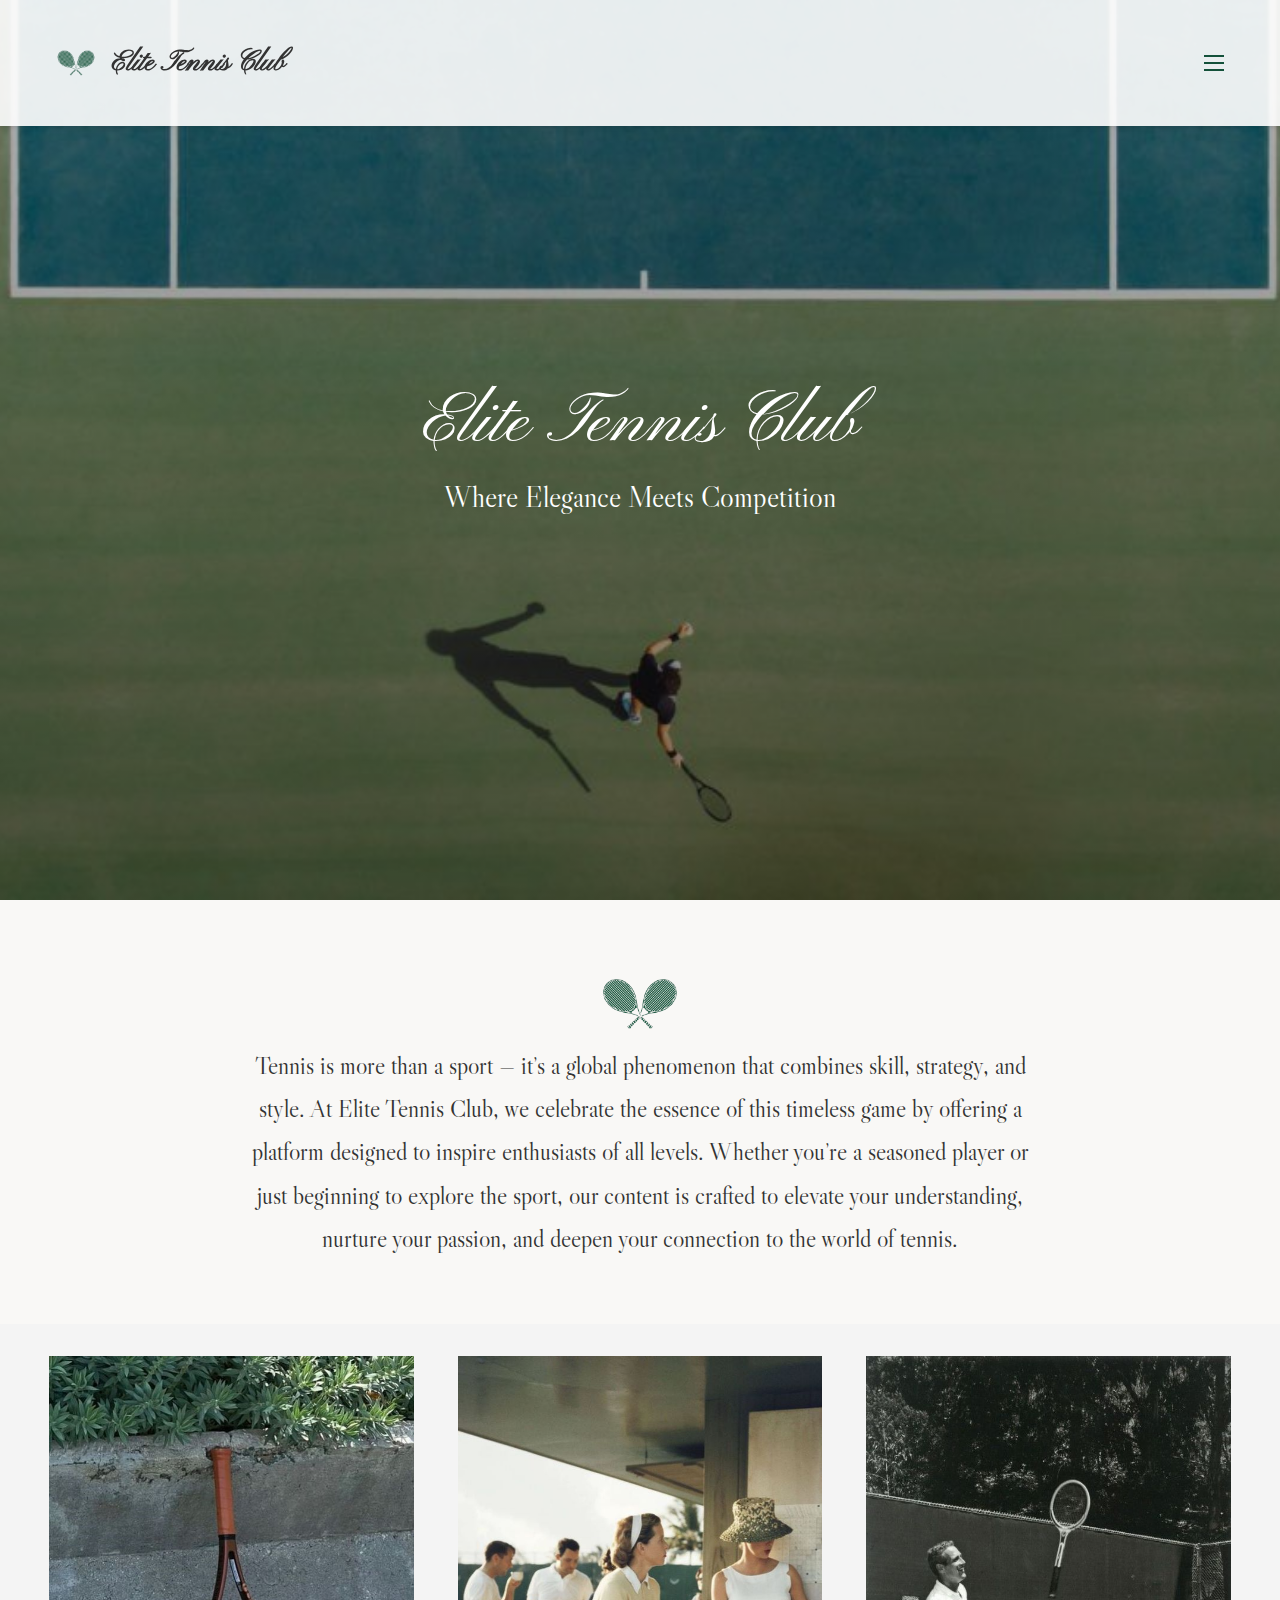
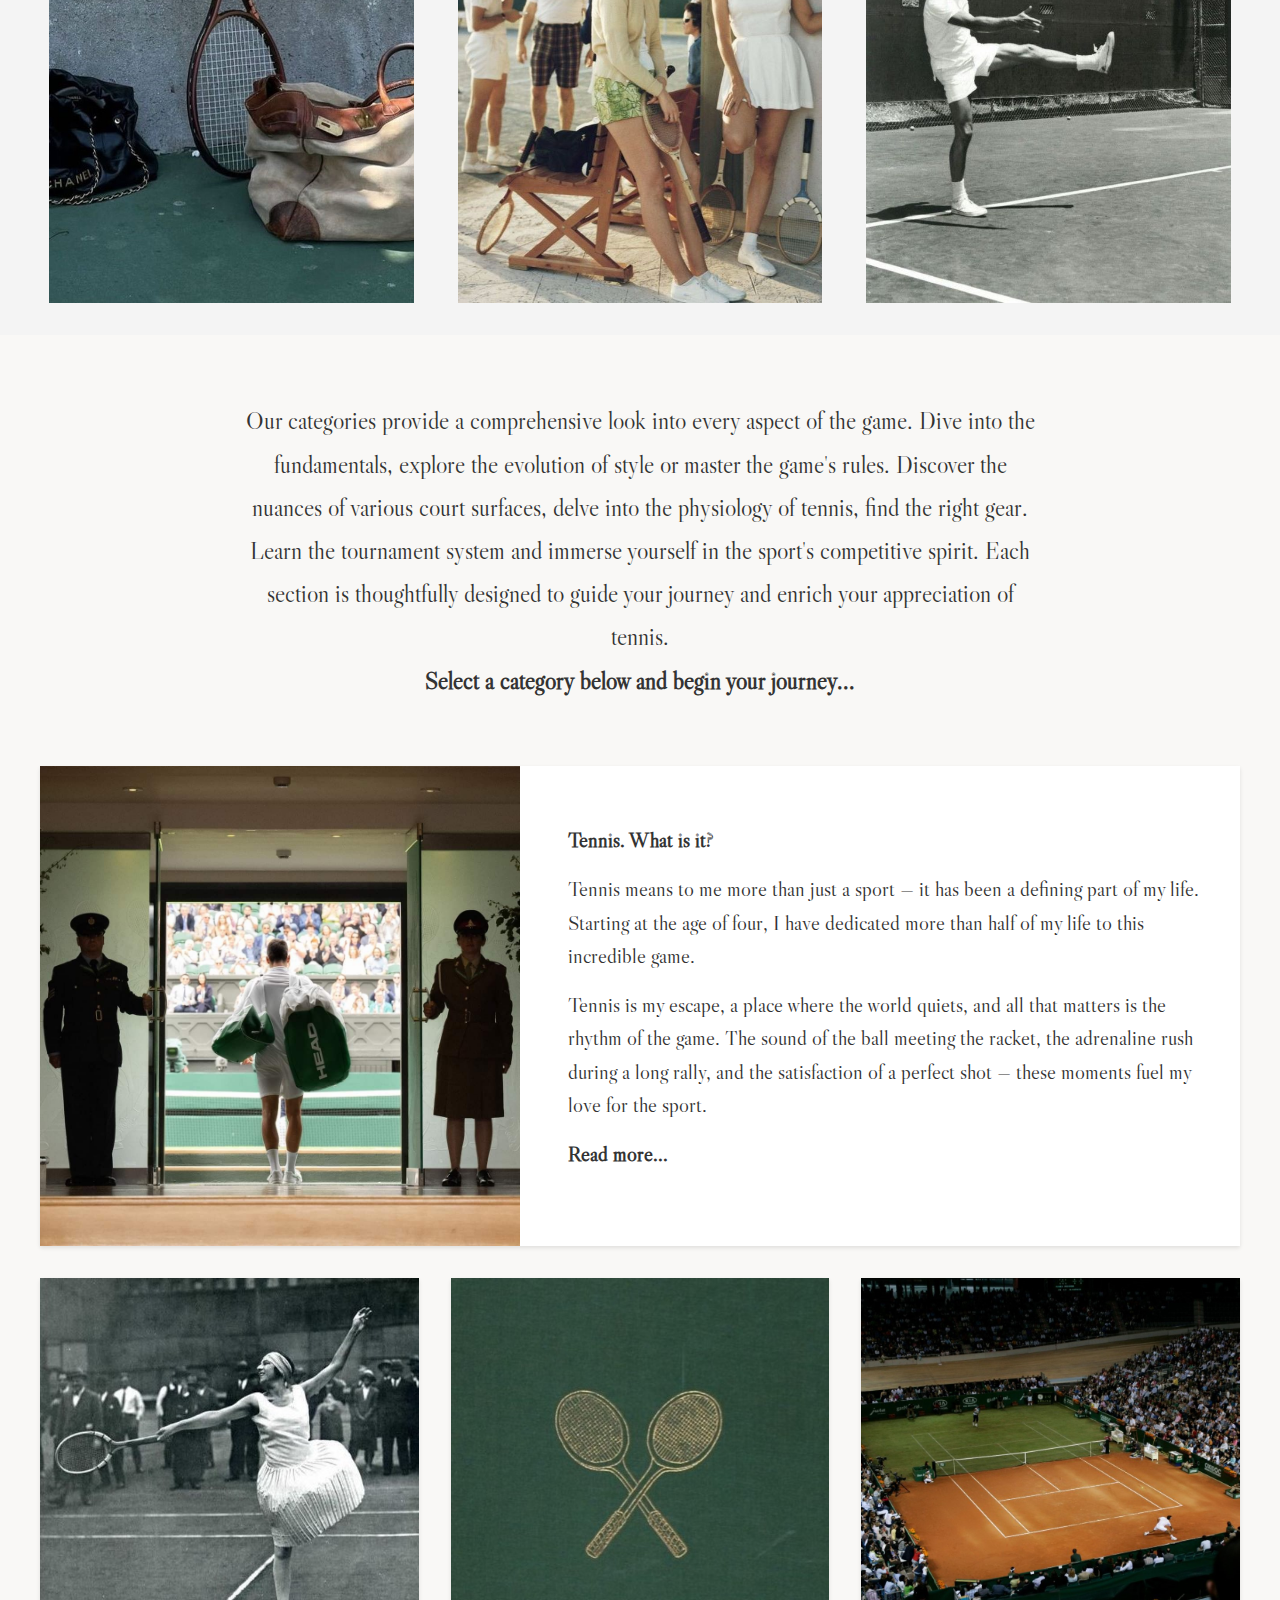
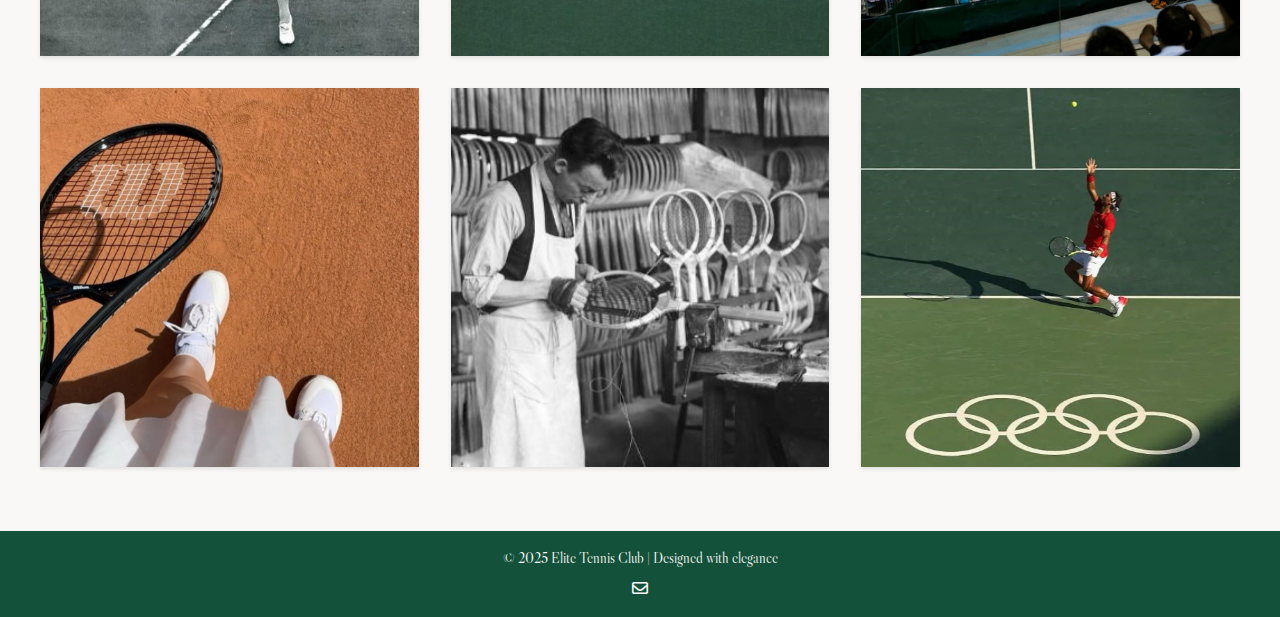
<file: index.html>
<!DOCTYPE html>
<html lang="en">

<head>
    <meta charset="UTF-8">
    <meta name="viewport" content="width=device-width, initial-scale=1.0">
    <title>Elite Tennis Club</title>
    <!-- podłączenie flavicon-->
    <link rel="icon" href="pics/favicon.ico" type="image/x-icon">
    <!-- podłączenie css-->
    <link rel="stylesheet" href="styles.css">
    <!-- podłączenie czcionek-->
    <link href="https://fonts.googleapis.com/css2?family=Libre+Caslon+Display&family=Pinyon+Script&display=swap"
        rel="stylesheet">
    <!-- podłączenie ikon-->
    <link rel="stylesheet" href="https://cdnjs.cloudflare.com/ajax/libs/font-awesome/6.0.0-beta3/css/all.min.css">
    <!-- podłączenie JavaScript -->
    <script src="scripts.js"></script>
</head>

<body>

    <header id="main-header">
        <nav class="navigation">
            <!-- Logo i nazwa portalu informacyjnego -->
            <a href="index.html" class="logo-link">
                <div class="logo">
                    <img src="pics/logo.png" alt="Logo" class="logo-img">
                    <h1>Elite Tennis Club</h1>
                </div>
            </a>
            <!-- Menu boczne (mobilne) -->
            <div id="mobile-menu" class="mobile-menu">
                <ul class="menu-content">
                    <li><a href="index.html" class="menu-link active">Home</a></li>
                    <li><a href="tennis.html" class="menu-link">Tennis. What is it?</a></li>
                    <li><a href="history.html" class="menu-link">History of Tennis Fashion</a></li>
                    <li><a href="rules.html" class="menu-link">Rules</a></li>
                    <li><a href="surfaces.html" class="menu-link">Court Surfaces</a></li>
                    <li><a href="physiology.html" class="menu-link">Physiology of Tennis</a></li>
                    <li><a href="equipment.html" class="menu-link">Equipment</a></li>
                    <li><a href="tournaments.html" class="menu-link">Tournaments. Ranking. Calendar</a></li>
                </ul>
            </div>
            <!-- Hamburger menu -->
            <button id="menu-toggle" aria-label="Menu" class="hamburger">
                <span></span>
                <span></span>
                <span></span>
            </button>
        </nav>
    </header>

    <!-- Sekcja Hero -->
    <section class="hero-section home-hero">
        <div class="hero-content">
            <h2 class="hero-title">Elite Tennis Club</h2>
            <p class="hero-subtitle">Where Elegance Meets Competition</p>
        </div>
    </section>

    <!-- Sekcja informacyjna -->
    <section class="about-section">
        <div class="about-content">
            <img src="pics/logo.png" alt="Elite Tennis Club Logo" class="about-logo">
            <p class="about-text">
                Tennis is more than a sport — it’s a global phenomenon that combines
                skill, strategy, and style. At Elite Tennis Club, we celebrate the
                essence of this timeless game by offering a platform designed to
                inspire enthusiasts of all levels. Whether you’re a seasoned player
                or just beginning to explore the sport, our content is crafted to
                elevate your understanding, nurture your passion, and deepen your
                connection to the world of tennis.
            </p>
        </div>
    </section>

    <!-- Sekcja Rzad zdjec -->
    <section class="photo-row-section">
        <div class="photo-row">
            <img src="pics/about1.jpg" alt="Tennis Racket">
            <img src="pics/about2.jpg" alt="Tennis Company">
            <img src="pics/about3.jpg" alt="Tennis Racket and Leg">
        </div>
    </section>

    <!-- Sekcja informacyjna -->
    <section class="about-section">
        <div class="about-content">
            <p class="about-text">
                Our categories provide a comprehensive look into every aspect of the game.
                Dive into the fundamentals, explore the evolution
                of style or master the game's rules.
                Discover the nuances of various court surfaces, delve into the physiology
                of tennis, find the right gear. Learn the tournament system and immerse yourself
                in the sport's competitive spirit. Each section is thoughtfully designed
                to guide your journey and enrich your appreciation of tennis.
            </p>
            <p class="about-text"><strong>Select a category below and begin your journey...</strong></p>
        </div>
    </section>

    <!-- Interaktywne menu -->
    <section class="tennis-section">
        <div class="tennis-container">
            <a href="tennis.html" class="tennis-content">
                <img src="pics/tennis.jpg" alt="Tennis" class="tennis-image">
                <div class="tennis-text">
                    <p><strong>Tennis. What is it?</strong></p>
                    <p>Tennis means to me more than just a sport — it has been a defining part
                        of my life. Starting at the age of four, I have dedicated more than half
                        of my life to this incredible game.</p>
                    <p>Tennis is my escape, a place where the world quiets, and all that
                        matters is the rhythm of the game. The sound of the ball meeting
                        the racket, the adrenaline rush during a long rally, and the
                        satisfaction of a perfect shot — these moments fuel my love for the sport.</p>
                        <p><strong>Read more...</strong></p>    
                </div>
            </a>
        </div>
    </section>

    <!-- Interaktywna galeria -->
    <section class="gallery-section">
        <div class="gallery-container">
            <a href="history.html" class="gallery-item">
                <img src="pics/history.jpg" alt="History Section">
                <div class="gallery-text">
                    <p>History of Tennis Fashion</p>
                </div>
            </a>
            <a href="rules.html" class="gallery-item">
                <img src="pics/rules.jpg" alt="Rules Section">
                <div class="gallery-text">
                    <p>Rules</p>
                </div>
            </a>
            <a href="surfaces.html" class="gallery-item">
                <img src="pics/court-surfaces.jpg" alt="Court Surfaces Section">
                <div class="gallery-text">
                    <p>Court Surfaces</p>
                </div>
            </a>
            <a href="physiology.html" class="gallery-item">
                <img src="pics/physiology.jpg" alt="Physiology of Tennis Section">
                <div class="gallery-text">
                    <p>Physiology of Tennis</p>
                </div>
            </a>
            <a href="equipment.html" class="gallery-item">
                <img src="pics/equipment.jpg" alt="Equipment Section">
                <div class="gallery-text">
                    <p>Equipment</p>
                </div>
            </a>
            <a href="tournaments.html" class="gallery-item">
                <img src="pics/tournaments.jpg" alt="Tournaments Section">
                <div class="gallery-text">
                    <p>Tournaments. Ranking. Calendar</p>
                </div>
            </a>
        </div>
    </section>

    <!-- Stopka -->
    <footer>
        <p>© 2025 Elite Tennis Club | Designed with elegance</p>
        <div class="footer-icons">
            <a href="mailto:vboika2@stu.vistula.edu.pl" aria-label="Send an email to Elite Tennis Club">
                <i class="fa-regular fa-envelope"></i></a>
        </div>
    </footer>

</body>

</html>
</file>
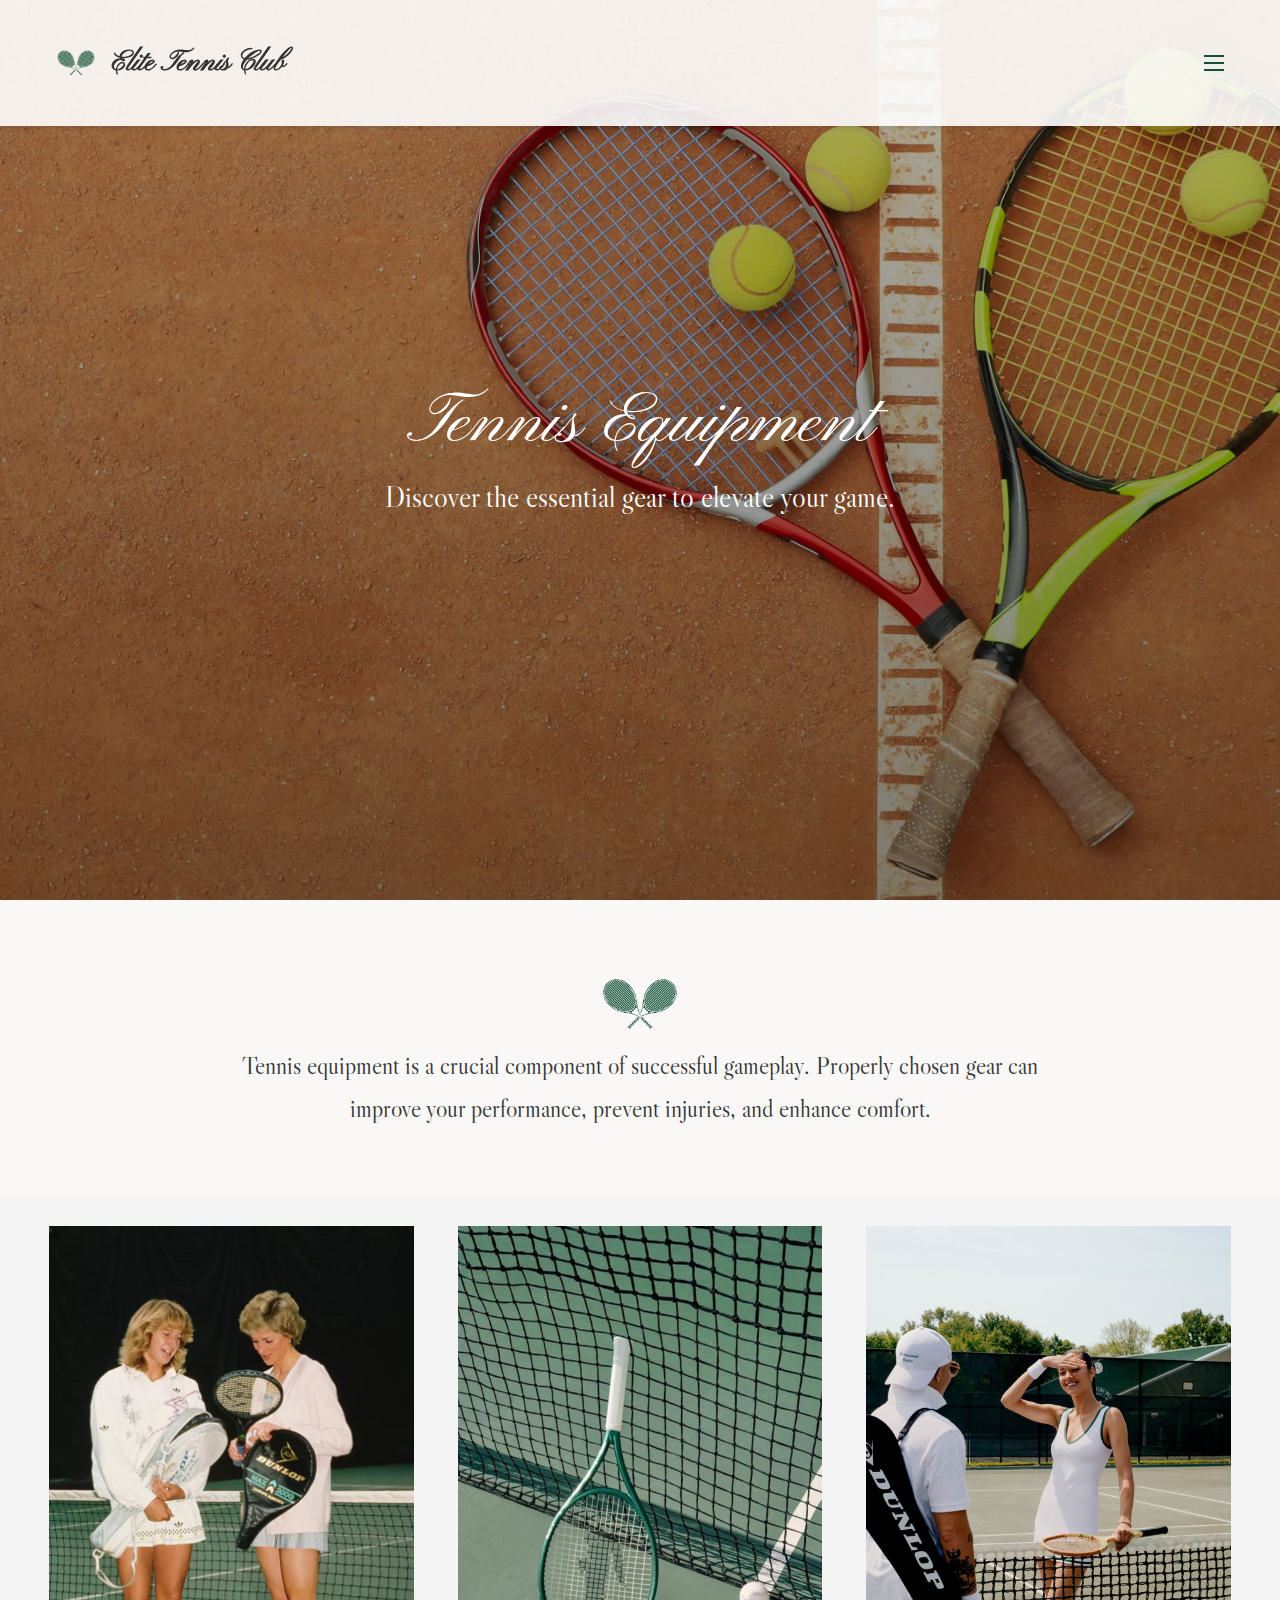
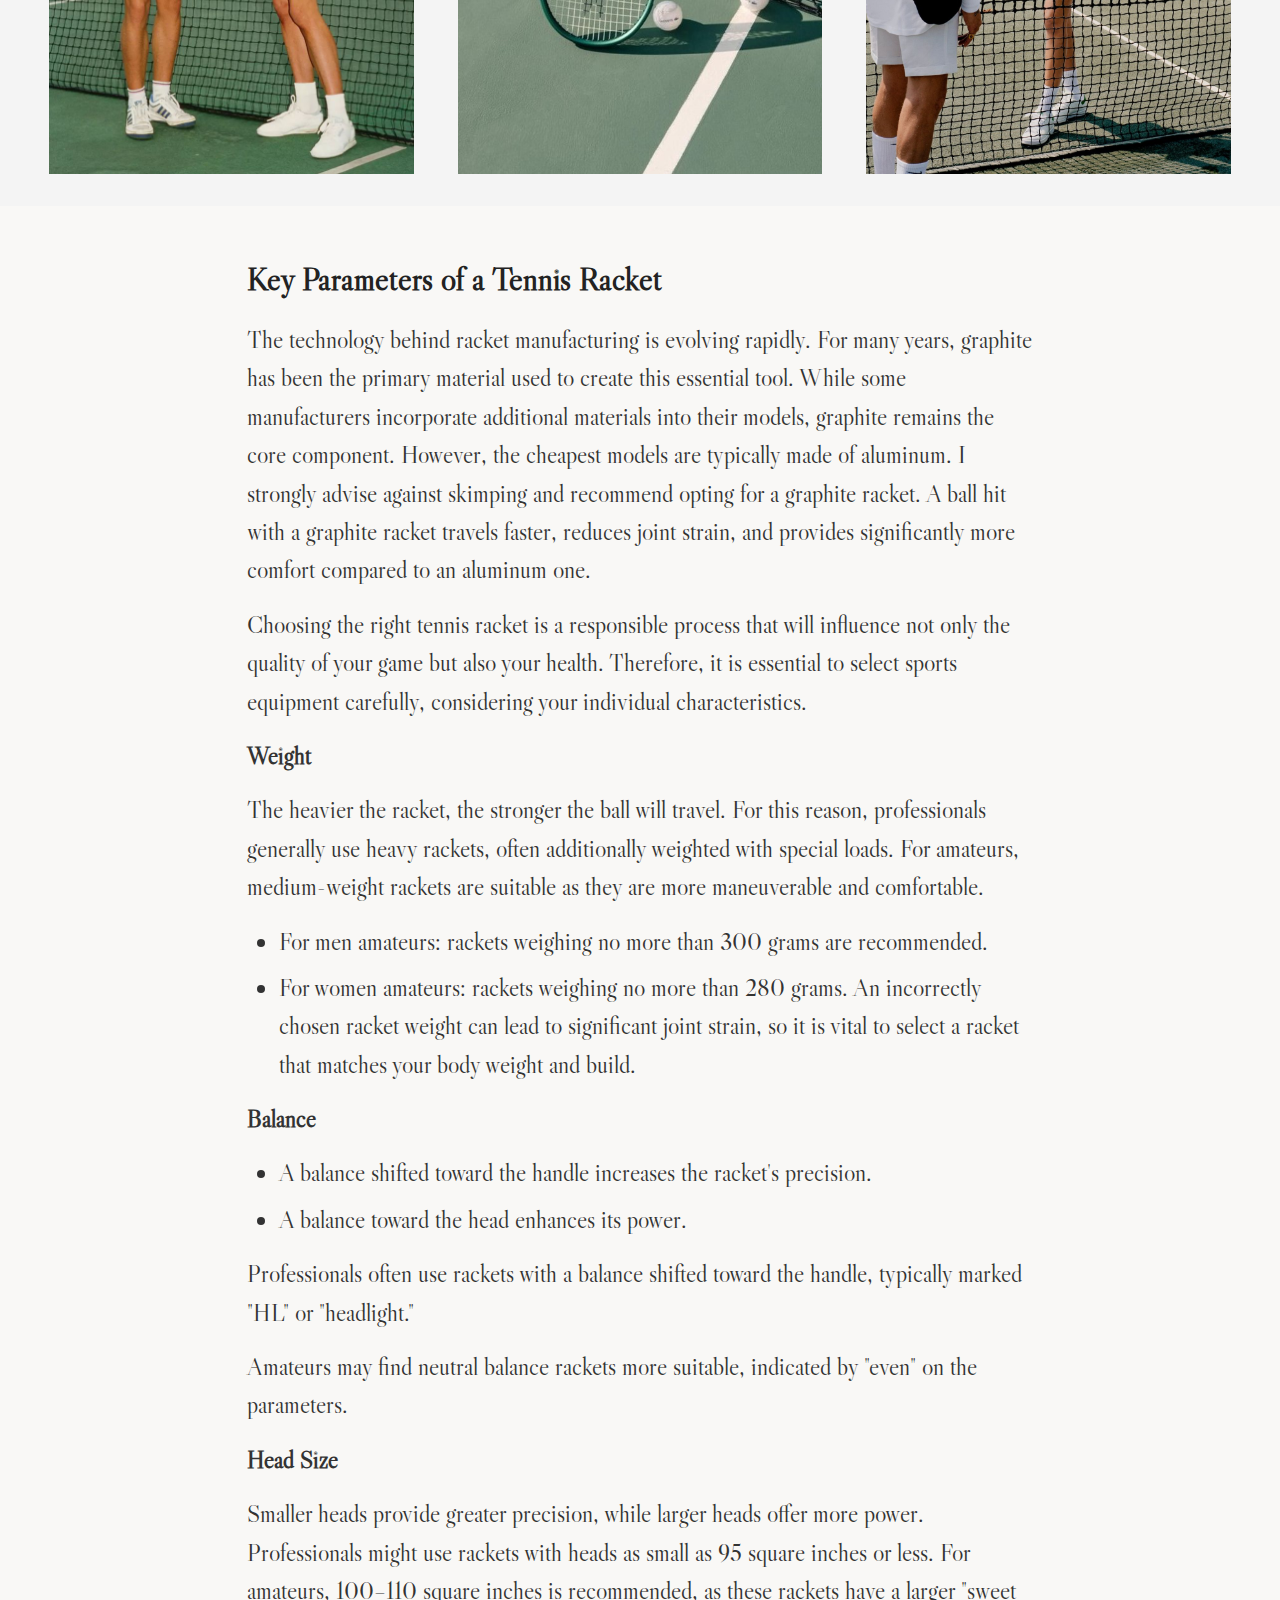
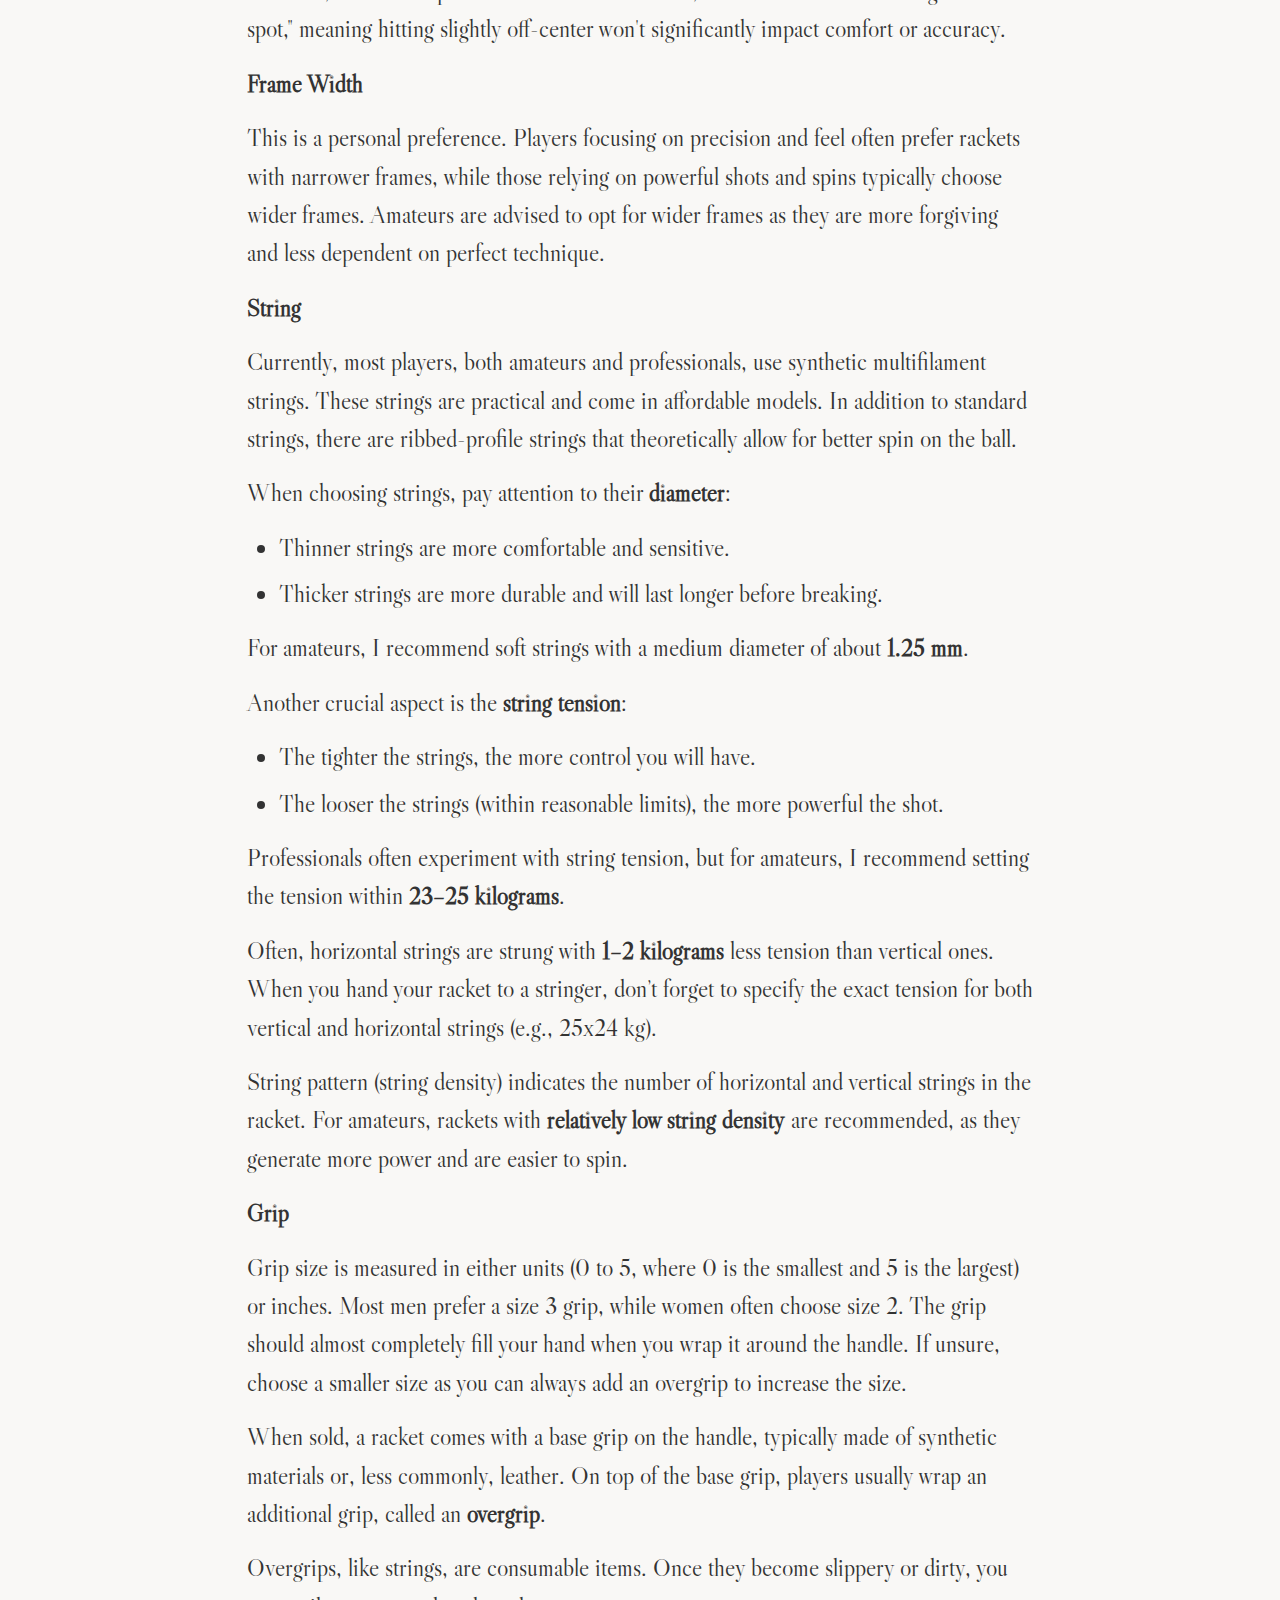
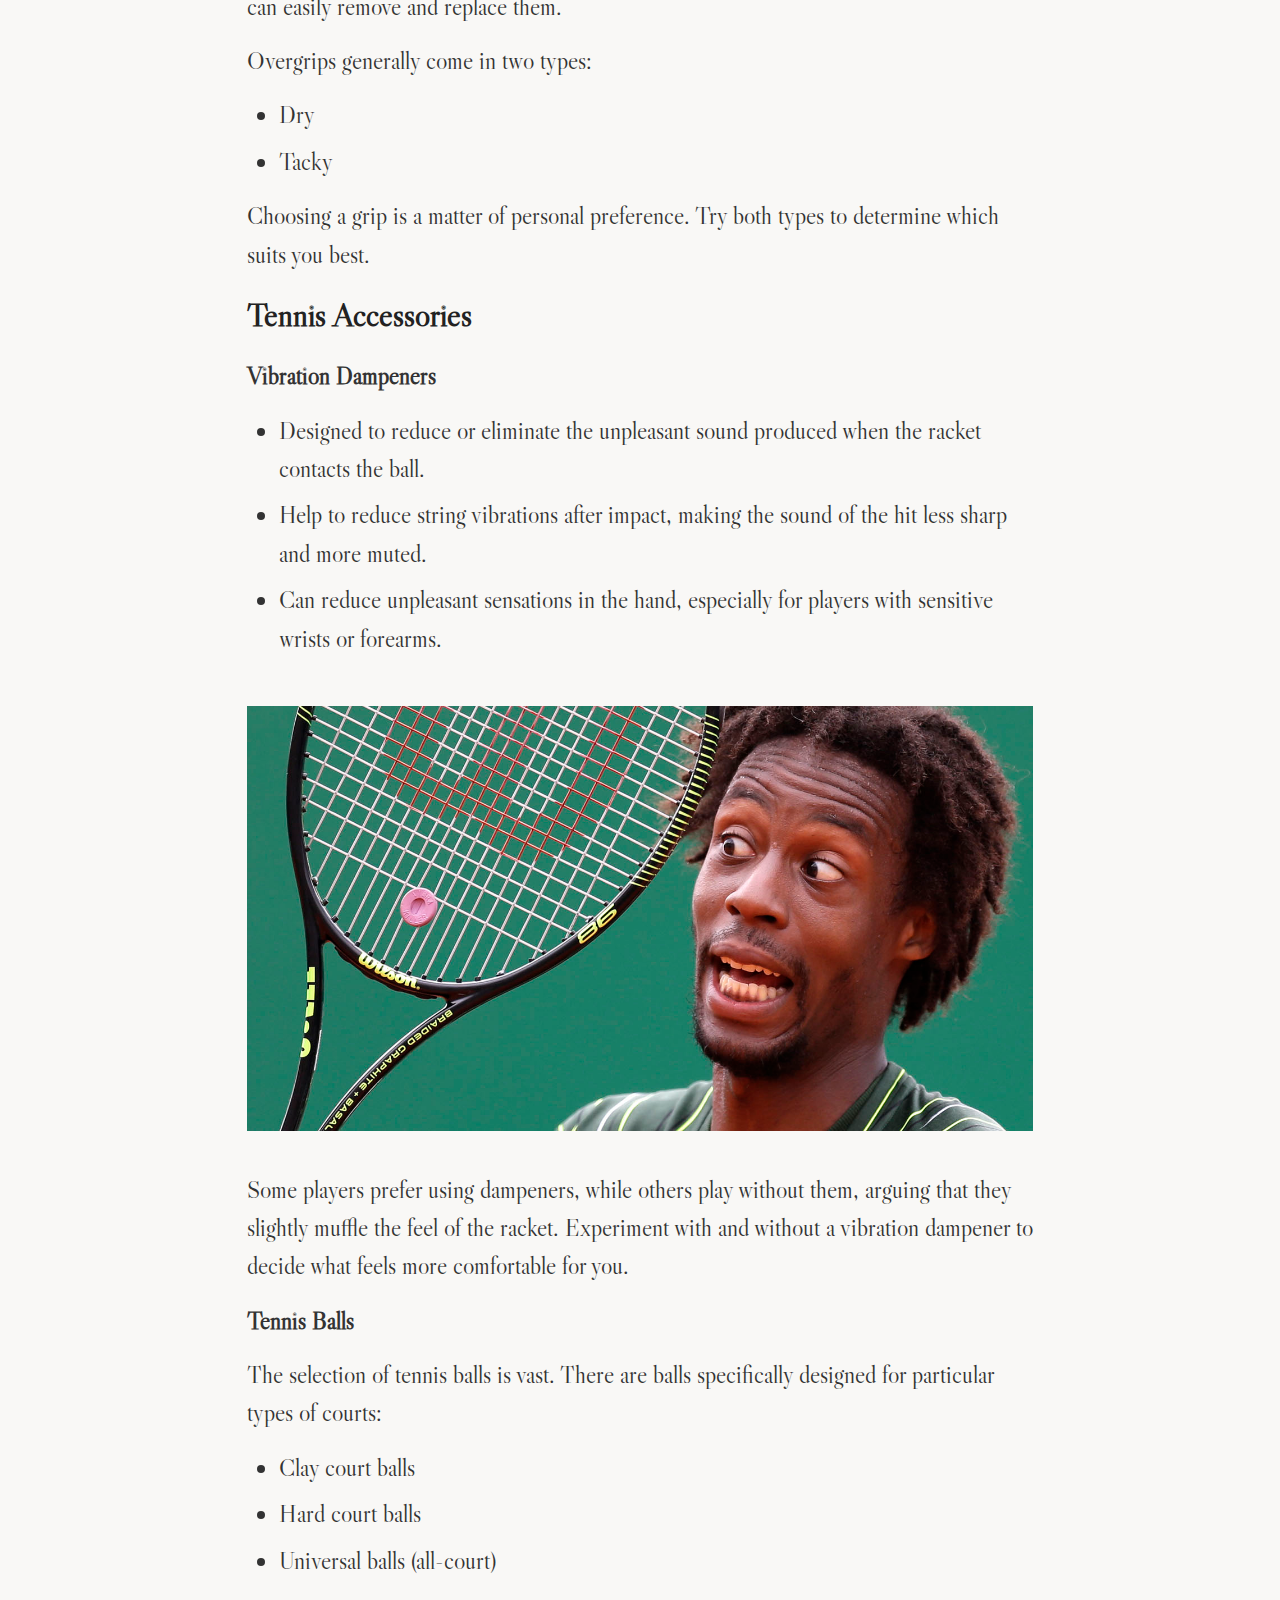
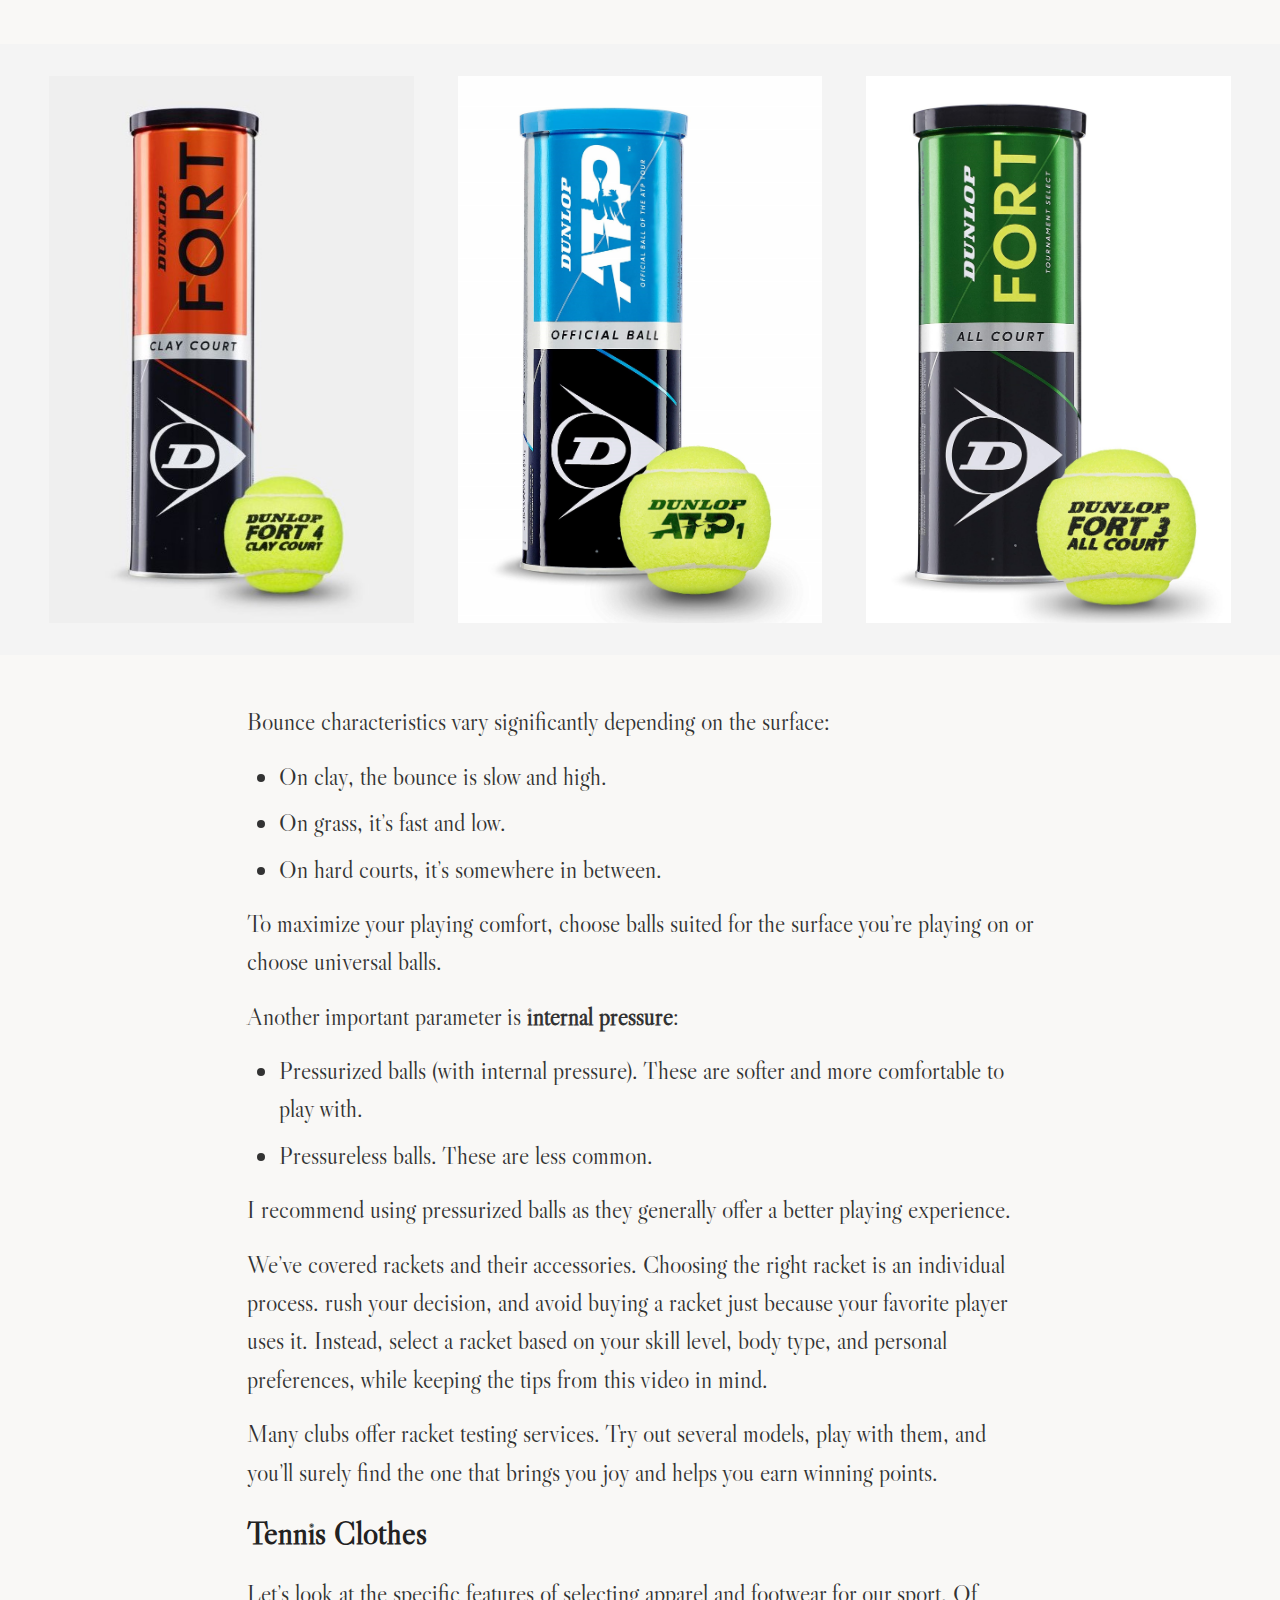
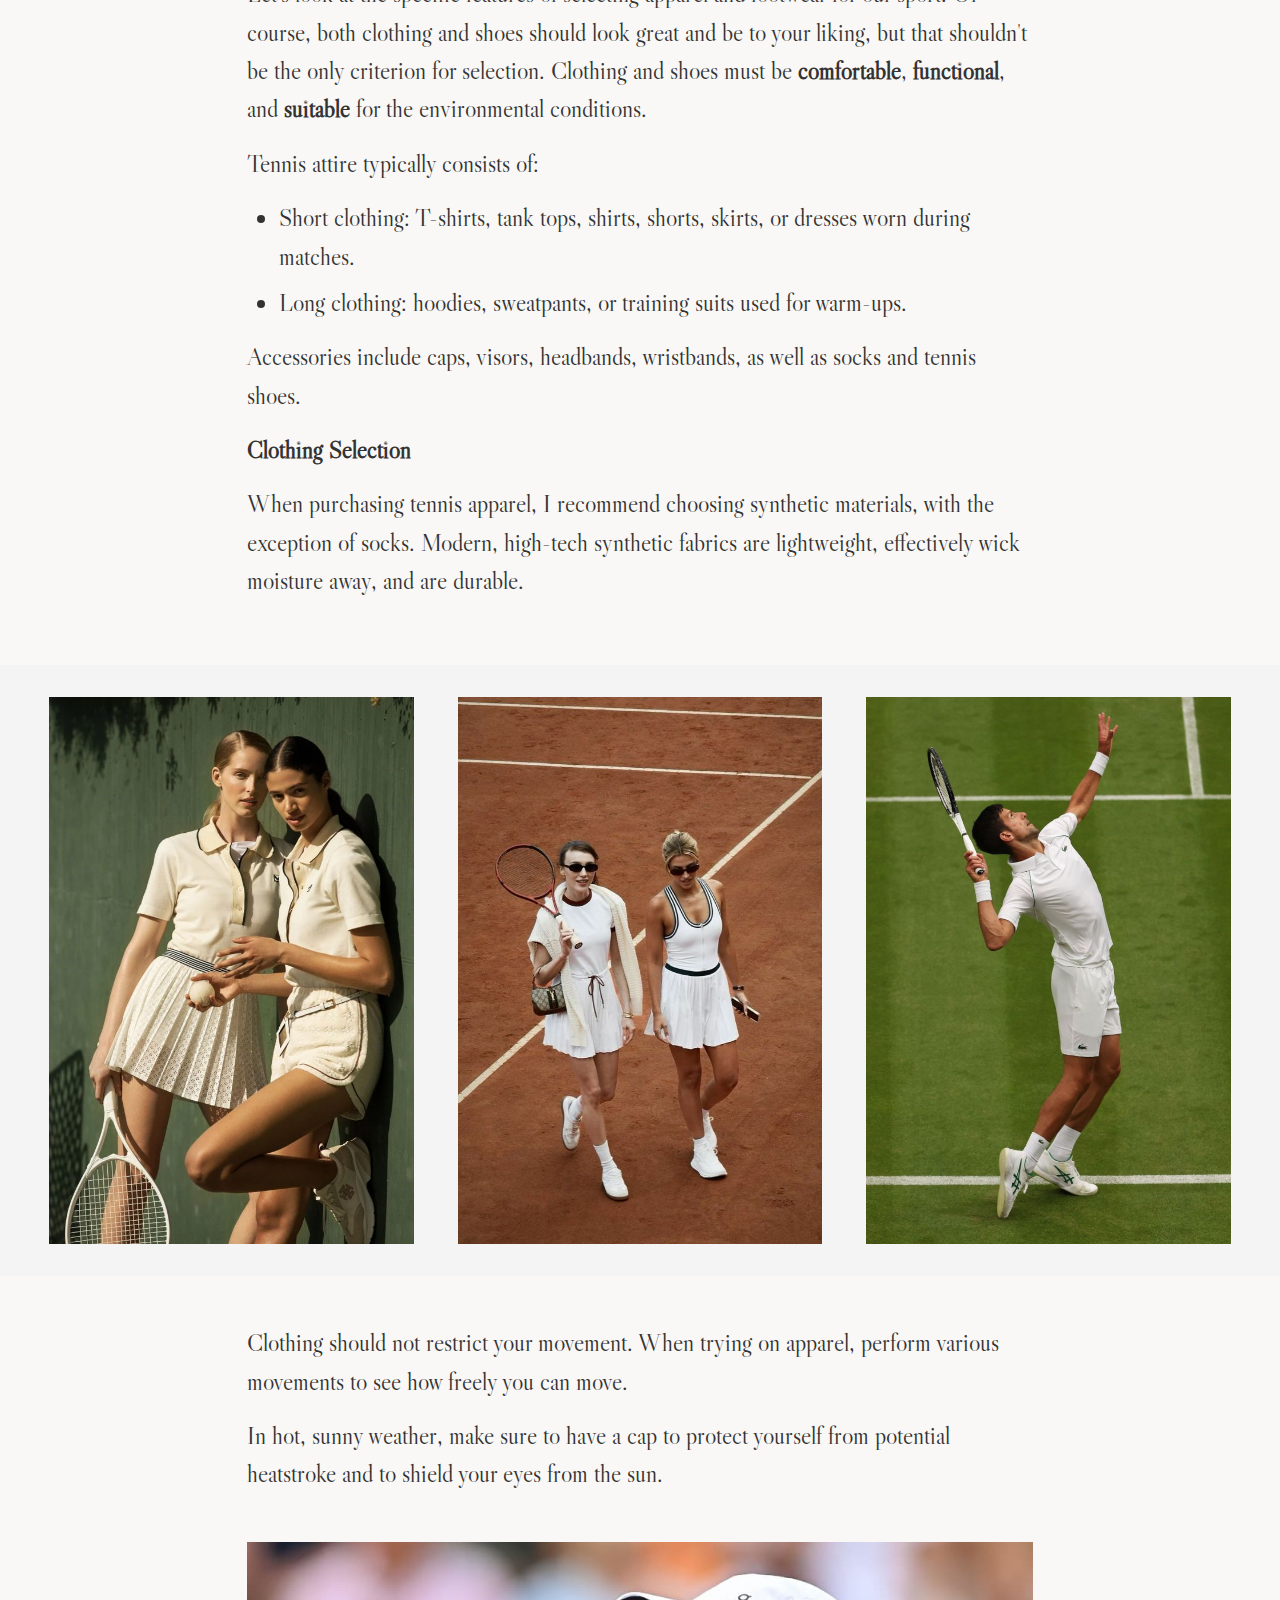
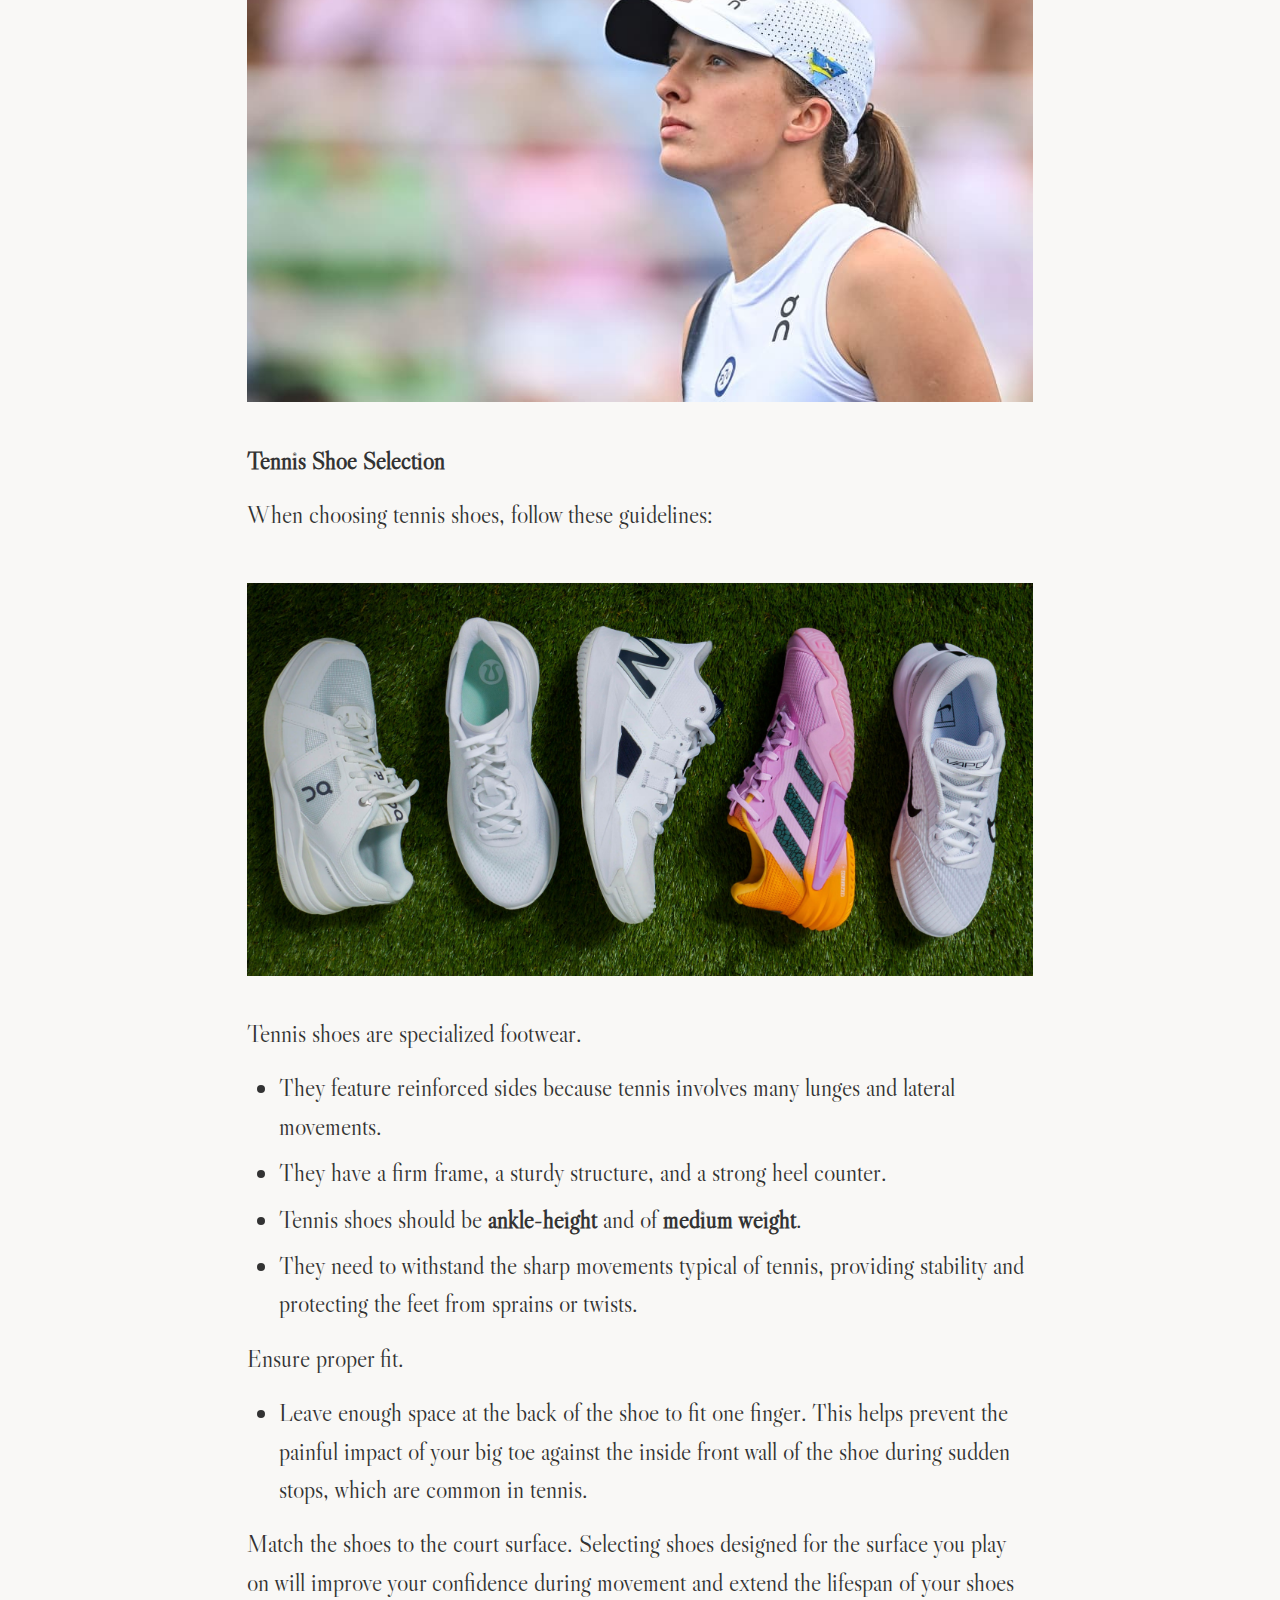
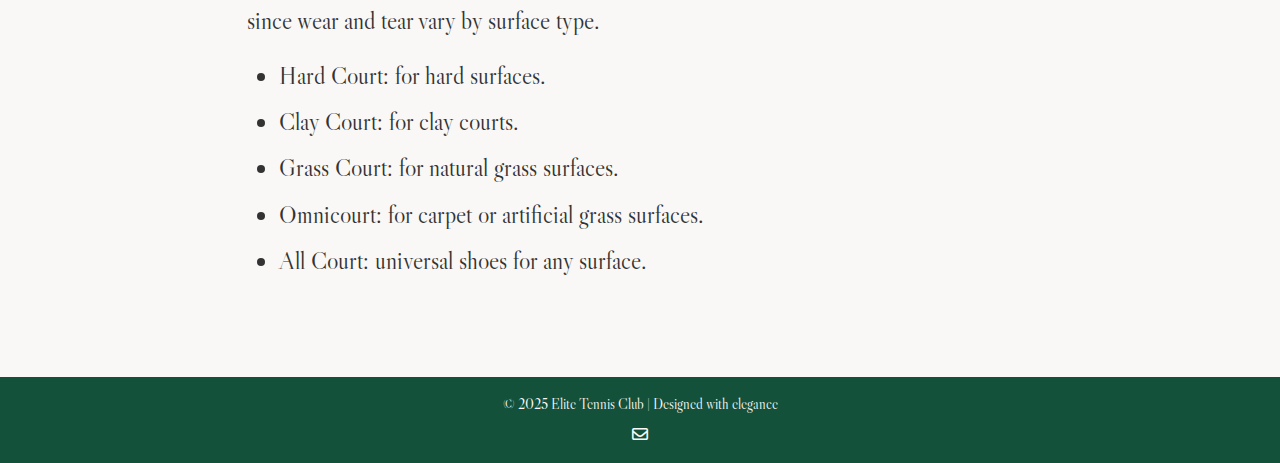
<file: equipment.html>
<!DOCTYPE html>
<html lang="en">

<head>
    <meta charset="UTF-8">
    <meta name="viewport" content="width=device-width, initial-scale=1.0">
    <title>Elite Tennis Club</title>
    <link rel="icon" href="pics/favicon.ico" type="image/x-icon">
    <link rel="stylesheet" href="styles.css">
    <link href="https://fonts.googleapis.com/css2?family=Libre+Caslon+Display&family=Pinyon+Script&display=swap"
        rel="stylesheet">
    <link rel="stylesheet" href="https://cdnjs.cloudflare.com/ajax/libs/font-awesome/6.0.0-beta3/css/all.min.css">
    <script src="scripts.js"></script>
</head>

<body>

    <header id="main-header">
        <nav class="navigation">
            <a href="index.html" class="logo-link">
                <div class="logo">
                    <img src="pics/logo.png" alt="Logo" class="logo-img">
                    <h1>Elite Tennis Club</h1>
                </div>
            </a>
            <div id="mobile-menu" class="mobile-menu">
                <ul class="menu-content">
                    <li><a href="index.html" class="menu-link">Home</a></li>
                    <li><a href="tennis.html" class="menu-link">Tennis. What is it?</a></li>
                    <li><a href="history.html" class="menu-link">History of Tennis Fashion</a></li>
                    <li><a href="rules.html" class="menu-link">Rules</a></li>
                    <li><a href="surfaces.html" class="menu-link">Court Surfaces</a></li>
                    <li><a href="physiology.html" class="menu-link">Physiology of Tennis</a></li>
                    <li><a href="equipment.html" class="menu-link active">Equipment</a></li>
                    <li><a href="tournaments.html" class="menu-link">Tournaments. Ranking. Calendar</a></li>
                </ul>
            </div>
            <button id="menu-toggle" aria-label="Menu" class="hamburger">
                <span></span>
                <span></span>
                <span></span>
            </button>
        </nav>
    </header>

    <section class="hero-section equipment-hero">
        <div class="hero-content">
            <h2 class="hero-title">Tennis Equipment</h2>
            <p class="hero-subtitle">Discover the essential gear to elevate your game.</p>
        </div>
    </section>

    <section class="about-section">
        <div class="about-content">
            <img src="pics/logo.png" alt="Elite Tennis Club Logo" class="about-logo">
            <p class="about-text">
                Tennis equipment is a crucial component of successful gameplay.
                Properly chosen gear can improve your performance, prevent injuries,
                and enhance comfort.
            </p>
        </div>
    </section>

    <section class="photo-row-section">
        <div class="photo-row">
            <img src="pics/dunlop2.jpg" alt="Photo 1">
            <img src="pics/history3.jpg" alt="Photo 2">
            <img src="pics/dunlop.jpg" alt="Photo 3">
        </div>
    </section>

    <section class="content-section">
        <div class="content-container">
            <h2>Key Parameters of a Tennis Racket</h2>
            <p> The technology behind racket manufacturing is evolving rapidly. For many
                years, graphite has been the primary material used to create this essential
                tool. While some manufacturers incorporate additional materials into their
                models, graphite remains the core component. However, the cheapest models
                are typically made of aluminum. I strongly advise against skimping and
                recommend opting for a graphite racket. A ball hit with a graphite racket
                travels faster, reduces joint strain, and provides significantly more
                comfort compared to an aluminum one.</p>
            <p>Choosing the right tennis racket is a responsible process that will
                influence not only the quality of your game but also your health.
                Therefore, it is essential to select sports equipment carefully,
                considering your individual characteristics.</p>
            <h3>Weight</h3>
            <p>The heavier the racket, the stronger the ball will travel.
                For this reason, professionals generally use heavy rackets, often
                additionally weighted with special loads. For amateurs, medium-weight
                rackets are suitable as they are more maneuverable and comfortable.
            </p>
            <ul>
                <li>For men amateurs: rackets weighing no more than 300 grams are recommended.</li>
                <li>For women amateurs: rackets weighing no more than 280 grams.
                    An incorrectly chosen racket weight can lead to significant
                    joint strain, so it is vital to select a racket that matches your
                    body weight and build.</li>
            </ul>
            <h3>Balance</h3>
            <ul>
                <li>A balance shifted toward the handle increases the racket's precision.</li>
                <li>A balance toward the head enhances its power.</li>
            </ul>
            <p>Professionals often use rackets with a balance shifted
                toward the handle, typically marked "HL" or "headlight."</p>
            <p>Amateurs may find neutral balance rackets more suitable,
                indicated by "even" on the parameters.</p>
            <h3>Head Size</h3>
            <p>Smaller heads provide greater precision, while larger heads offer more power.
                Professionals might use rackets with heads as small as 95 square inches or
                less. For amateurs, 100–110 square inches is recommended, as these rackets
                have a larger "sweet spot," meaning hitting slightly off-center won't
                significantly impact comfort or accuracy.</p>
            <h3>Frame Width</h3>
            <p>This is a personal preference. Players focusing on precision and feel often
                prefer rackets with narrower frames, while those relying on powerful shots
                and spins typically choose wider frames. Amateurs are advised to opt for
                wider frames as they are more forgiving and less dependent on perfect technique.</p>
            <h3>String</h3>
            <p>Currently, most players, both amateurs and professionals, use synthetic multifilament
                strings. These strings are practical and come in affordable models. In addition
                to standard strings, there are ribbed-profile strings that theoretically allow
                for better spin on the ball.</p>
            <p>When choosing strings, pay attention to their <strong>diameter</strong>:</p>
            <ul>
                <li>Thinner strings are more comfortable and sensitive.</li>
                <li>Thicker strings are more durable and will last longer before breaking.</li>
            </ul>
            <p>For amateurs, I recommend soft strings with a medium diameter of about <strong>1.25 mm</strong>.</p>
            <p>Another crucial aspect is the <strong>string tension</strong>:</p>
            <ul>
                <li>The tighter the strings, the more control you will have.</li>
                <li>The looser the strings (within reasonable limits), the more powerful the shot.</li>
            </ul>
            <p>Professionals often experiment with string tension, but for amateurs, I recommend
                setting the tension within <strong>23–25 kilograms</strong>.</p>
            <p>Often, horizontal strings are strung with <strong>1–2 kilograms</strong>
                less tension than vertical ones.
                When you hand your racket to a stringer, don’t forget to specify the exact tension for
                both vertical and horizontal strings (e.g., 25x24 kg).</p>
            <p>String pattern (string density) indicates the number of horizontal and vertical strings in the racket.
                For amateurs, rackets with <strong>relatively low string density</strong> are
                recommended, as they generate more power and are easier to spin.</p>
            <h3>Grip</h3>
            <p>Grip size is measured in either units (0 to 5, where 0 is the smallest and 5
                is the largest) or inches.
                Most men prefer a size 3 grip, while women often choose size 2.
                The grip should almost completely fill your hand when you wrap it around
                the handle. If unsure, choose a smaller size as you can always add an
                overgrip to increase the size.</p>
            <p>When sold, a racket comes with a base grip on the handle, typically made of synthetic
                materials or, less commonly, leather. On top of the base grip, players usually wrap an
                additional grip, called an <strong>overgrip</strong>.</p>
            <p>Overgrips, like strings, are consumable items. Once they become slippery or dirty,
                you can easily remove and replace them.</p>
            <p>Overgrips generally come in two types:</p>
            <ul>
                <li>Dry</li>
                <li>Tacky</li>
            </ul>
            <p>Choosing a grip is a matter of personal preference. Try both types to determine
                which suits you best.</p>
            <h2>Tennis Accessories</h2>
            <h3>Vibration Dampeners</h3>
            <ul>
                <li>Designed to reduce or eliminate the unpleasant sound produced when the
                    racket contacts the ball.</li>
                <li>Help to reduce string vibrations after impact, making the sound of the
                    hit less sharp and more muted.</li>
                <li>Can reduce unpleasant sensations in the hand, especially for players
                    with sensitive wrists or forearms.</li>
            </ul>
            <img src="pics/vibration-dampener.jpg" alt="Wimbledon Logo" class="content-image">
            <p>Some players prefer using dampeners, while others play without them, arguing that they
                slightly muffle the feel of the racket. Experiment with and without a vibration dampener
                to decide what feels more comfortable for you.</p>
            <h3>Tennis Balls</h3>
            <p>The selection of tennis balls is vast. There are balls specifically
                designed for particular types of courts:</p>
            <ul>
                <li>Clay court balls</li>
                <li>Hard court balls</li>
                <li>Universal balls (all-court)</li>
            </ul>
        </div>
    </section>

    <section class="photo-row-section">
        <div class="photo-row">
            <img src="pics/Clay-Court-Ball.jpg" alt="Wimbledon Logo">
            <img src="pics/hard-tennis-ball.jpg" alt="Wimbledon Logo">
            <img src="pics/all-court.jpg" alt="Wimbledon Logo">
        </div>
    </section>

    <section class="content-section">
        <div class="content-container">
            <p>Bounce characteristics vary significantly depending on the surface:</p>
            <ul>
                <li>On clay, the bounce is slow and high.</li>
                <li>On grass, it’s fast and low.</li>
                <li>On hard courts, it’s somewhere in between.</li>
            </ul>
            <p>To maximize your playing comfort, choose balls suited for the surface you’re
                playing on or choose universal balls.</p>
            <p>Another important parameter is <strong>internal pressure</strong>:</p>
            <ul>
                <li>Pressurized balls (with internal pressure). These are softer and more
                    comfortable to play with.</li>
                <li>Pressureless balls. These are less common.</li>
            </ul>
            <p>I recommend using pressurized balls as they generally offer a better playing experience.</p>
            <p>We’ve covered rackets and their accessories. Choosing the right racket is an individual process.
                rush your decision, and avoid buying a racket just because your favorite player uses it.
                Instead, select a racket based on your skill level, body type, and personal preferences,
                while keeping the tips from this video in mind.</p>
            <p>Many clubs offer racket testing services. Try out several models, play with them,
                and you’ll surely find the one that brings you joy and helps you earn winning points.</p>
            <h2>Tennis Clothes</h2>
            <p> Let’s look at the specific features of selecting apparel and footwear for our sport.
                Of course, both clothing and shoes should look great and be to your liking, but that
                shouldn't be the only criterion for selection.
                Clothing and shoes must be <strong>comfortable</strong>, <strong>functional</strong>,
                and <strong>suitable</strong> for the environmental conditions.</p>
            <p>Tennis attire typically consists of:</p>
            <ul>
                <li>Short clothing: T-shirts, tank tops, shirts, shorts, skirts, or dresses worn during matches.</li>
                <li>Long clothing: hoodies, sweatpants, or training suits used for warm-ups.</li>
            </ul>
            <p>Accessories include caps, visors, headbands, wristbands, as well as socks and tennis shoes.</p>
            <h3>Clothing Selection</h3>
            <p>When purchasing tennis apparel, I recommend choosing synthetic materials, with the exception
                of socks. Modern, high-tech synthetic fabrics are lightweight, effectively wick moisture
                away, and are durable.</p>
        </div>
    </section>

    <section class="photo-row-section">
        <div class="photo-row">
            <img src="pics/tennis-outfit1.jpg" alt="Wimbledon Logo">
            <img src="pics/tennis-outfit2.jpg" alt="Wimbledon Logo">
            <img src="pics/tennis-outfit4.jpg" alt="Wimbledon Logo">
        </div>
    </section>

    <section class="content-section">
        <div class="content-container">
            <p>Clothing should not restrict your movement. When trying on apparel,
                perform various movements to see how freely you can move.</p>
            <p>In hot, sunny weather, make sure to have a cap to protect yourself from
                potential heatstroke and to shield your eyes from the sun.</p>
            <img src="pics/Iga-Swiatek-cap.jpg" alt="Wimbledon Logo" class="content-image">
            <h3>Tennis Shoe Selection</h3>
            <p>When choosing tennis shoes, follow these guidelines:</p>
            <img src="pics/tennis-shoes.jpg" alt="Wimbledon Logo" class="content-image">
            <p>Tennis shoes are specialized footwear.</p>
            <ul>
                <li>They feature reinforced sides because tennis involves
                    many lunges and lateral movements.</li>
                <li>They have a firm frame, a sturdy structure, and a strong heel counter.</li>
                <li>Tennis shoes should be <strong>ankle-height</strong> and of
                    <strong>medium weight</strong>.
                </li>
                <li>They need to withstand the sharp movements typical of tennis,
                    providing stability and protecting the feet from sprains or twists.</li>
            </ul>
            <p>Ensure proper fit.</p>
            <ul>
                <li>Leave enough space at the back of the shoe to fit one finger.
                    This helps prevent the painful impact of your big toe against the inside
                    front wall of the shoe during sudden stops, which are common in tennis.</li>
            </ul>
            <p>Match the shoes to the court surface. Selecting shoes designed for the
                surface you play on will improve your confidence during movement and
                extend the lifespan of your shoes since wear and tear vary by surface type.</p>
            <ul>
                <li>Hard Court: for hard surfaces.</li>
                <li>Clay Court: for clay courts.</li>
                <li>Grass Court: for natural grass surfaces.</li>
                <li>Omnicourt: for carpet or artificial grass surfaces.</li>
                <li>All Court: universal shoes for any surface.</li>
            </ul>
        </div>
    </section>

    <footer>
        <p>© 2025 Elite Tennis Club | Designed with elegance</p>
        <div class="footer-icons">
            <a href="mailto:vboika2@stu.vistula.edu.pl" aria-label="Send an email to Elite Tennis Club">
                <i class="fa-regular fa-envelope"></i></a>
        </div>
    </footer>


</body>

</html>
</file>
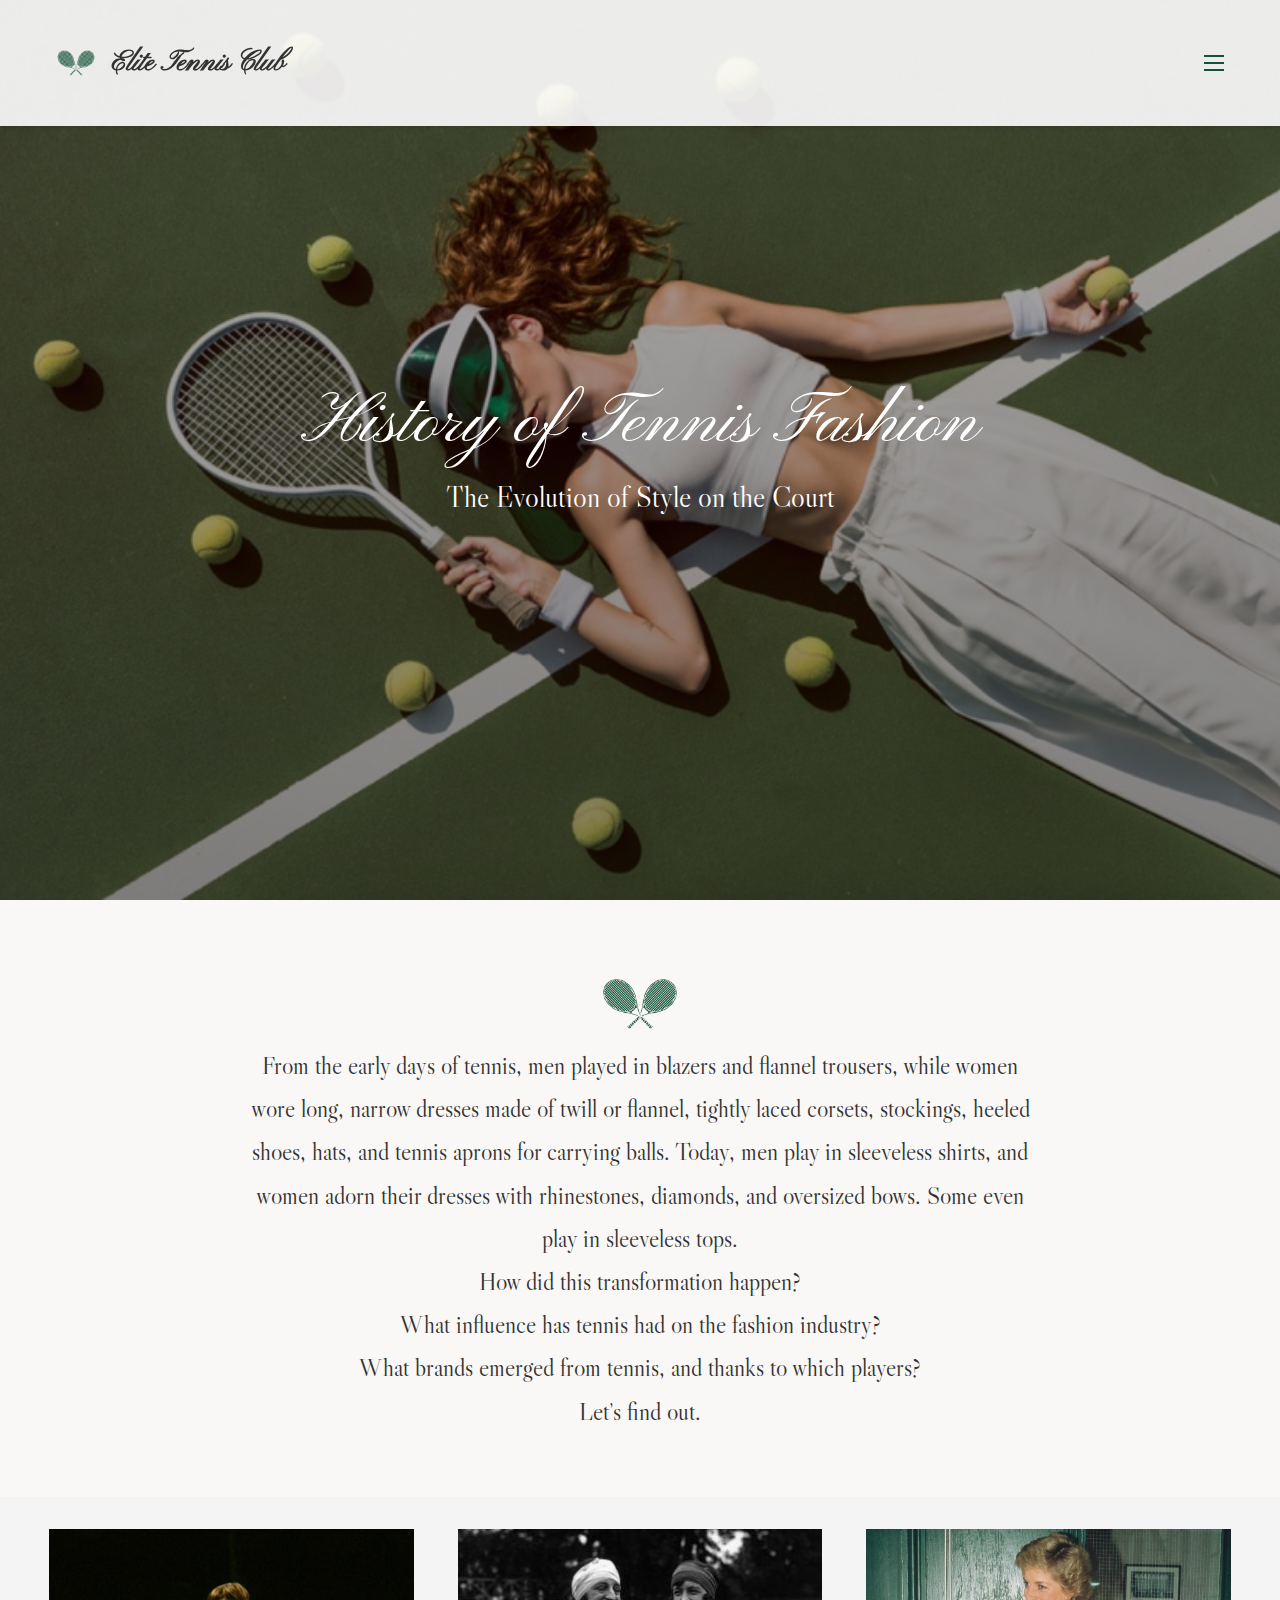
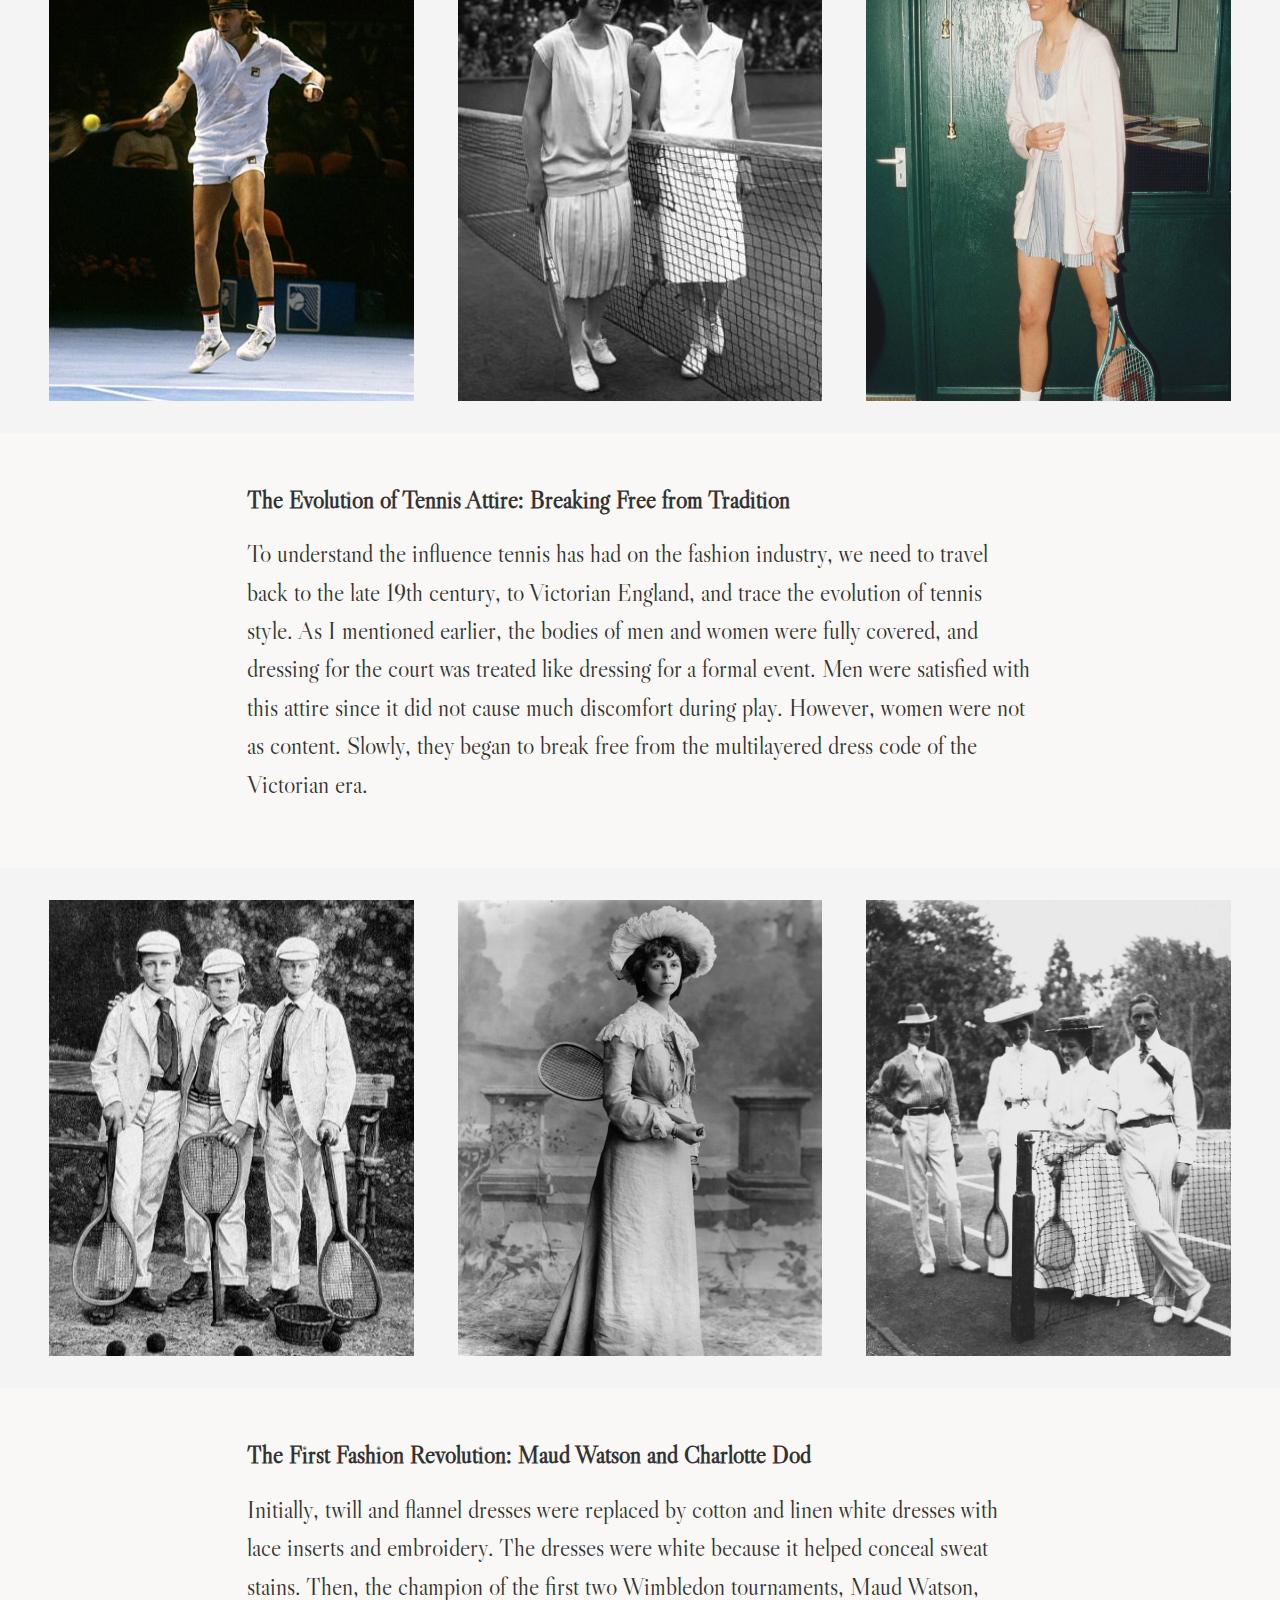
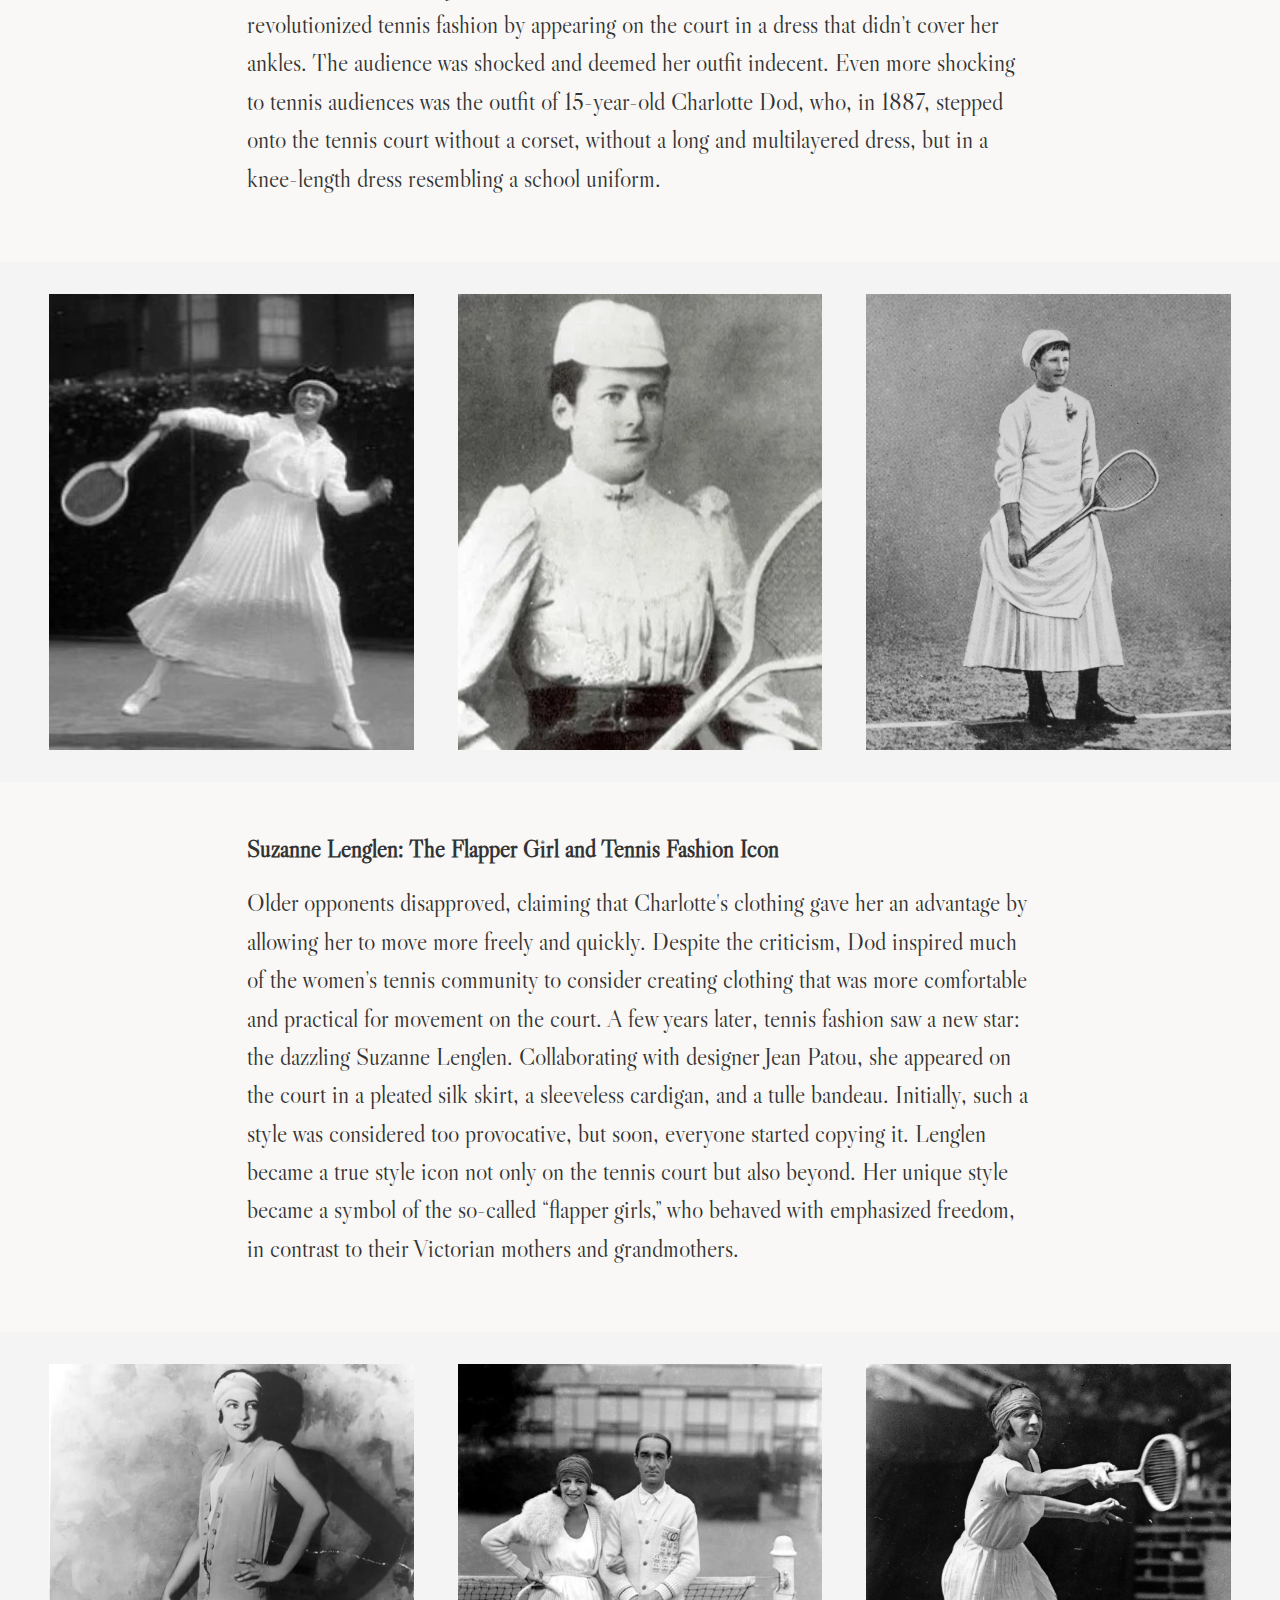
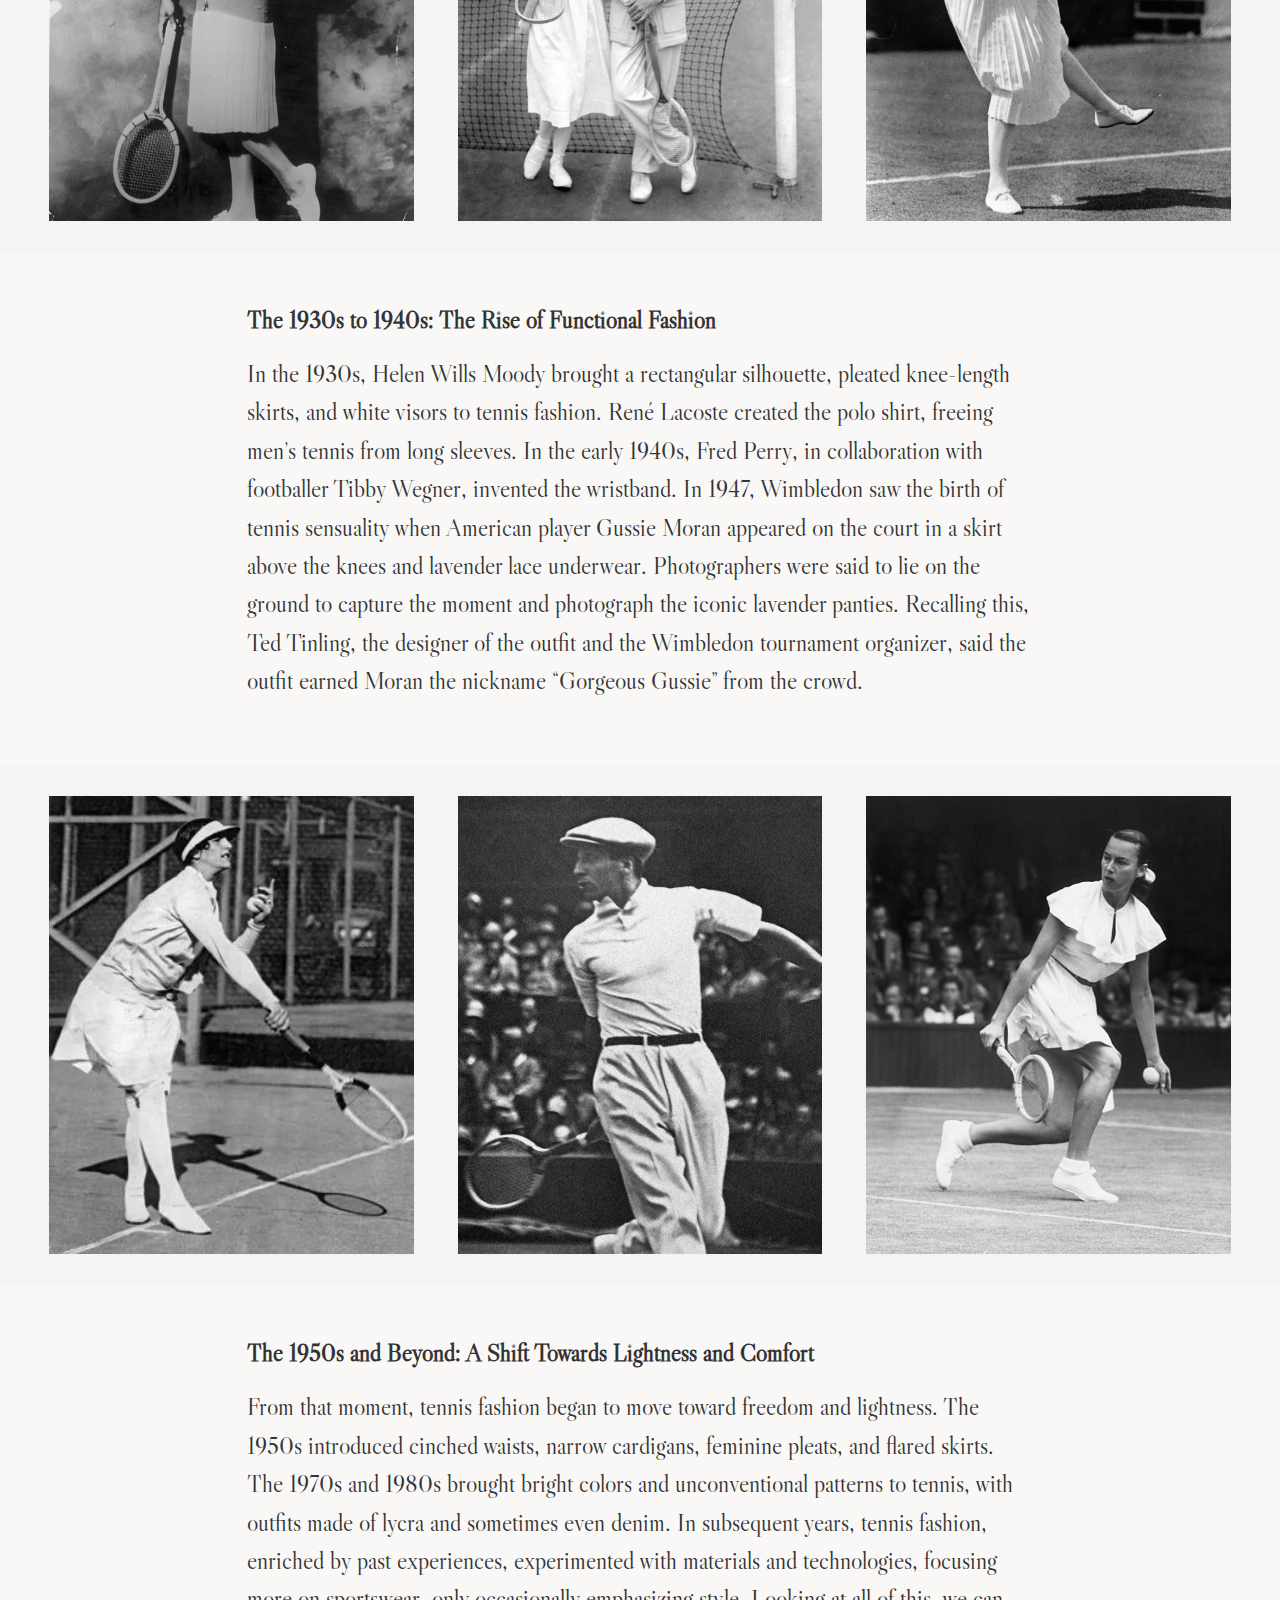
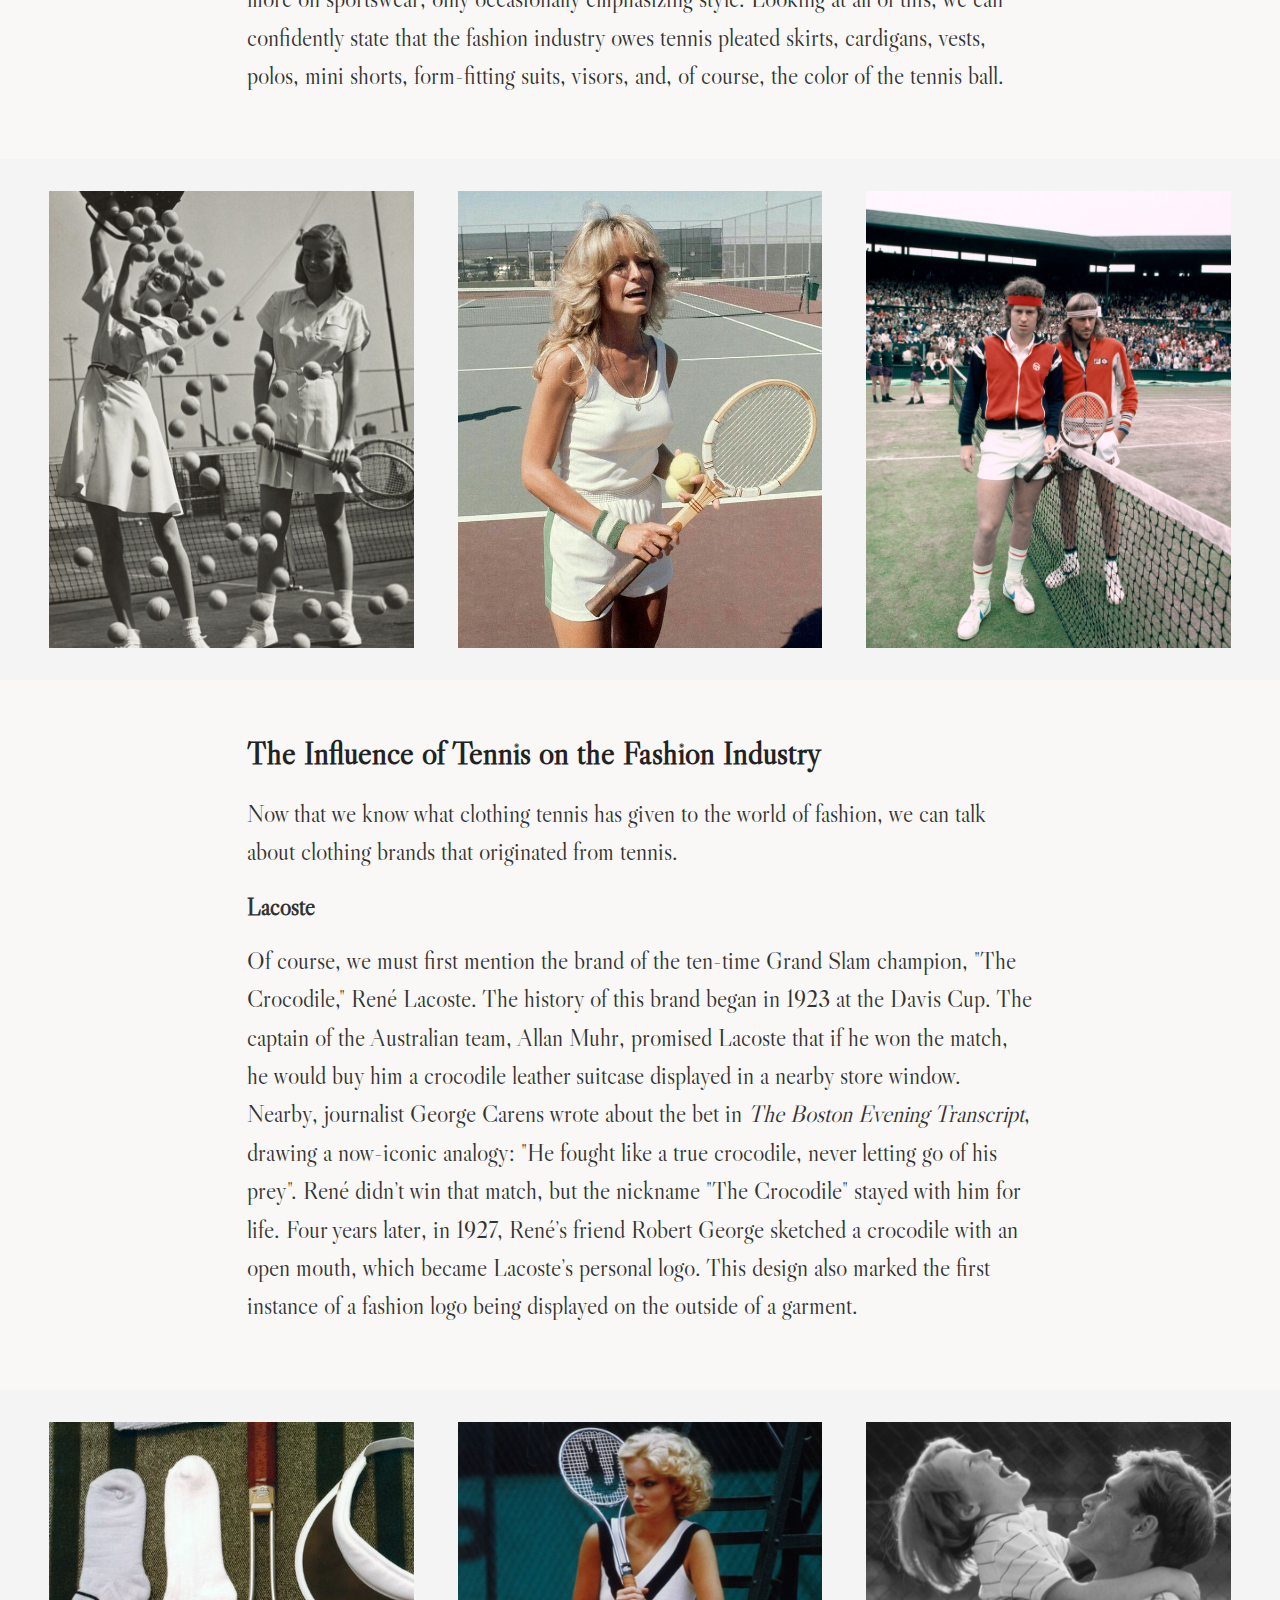
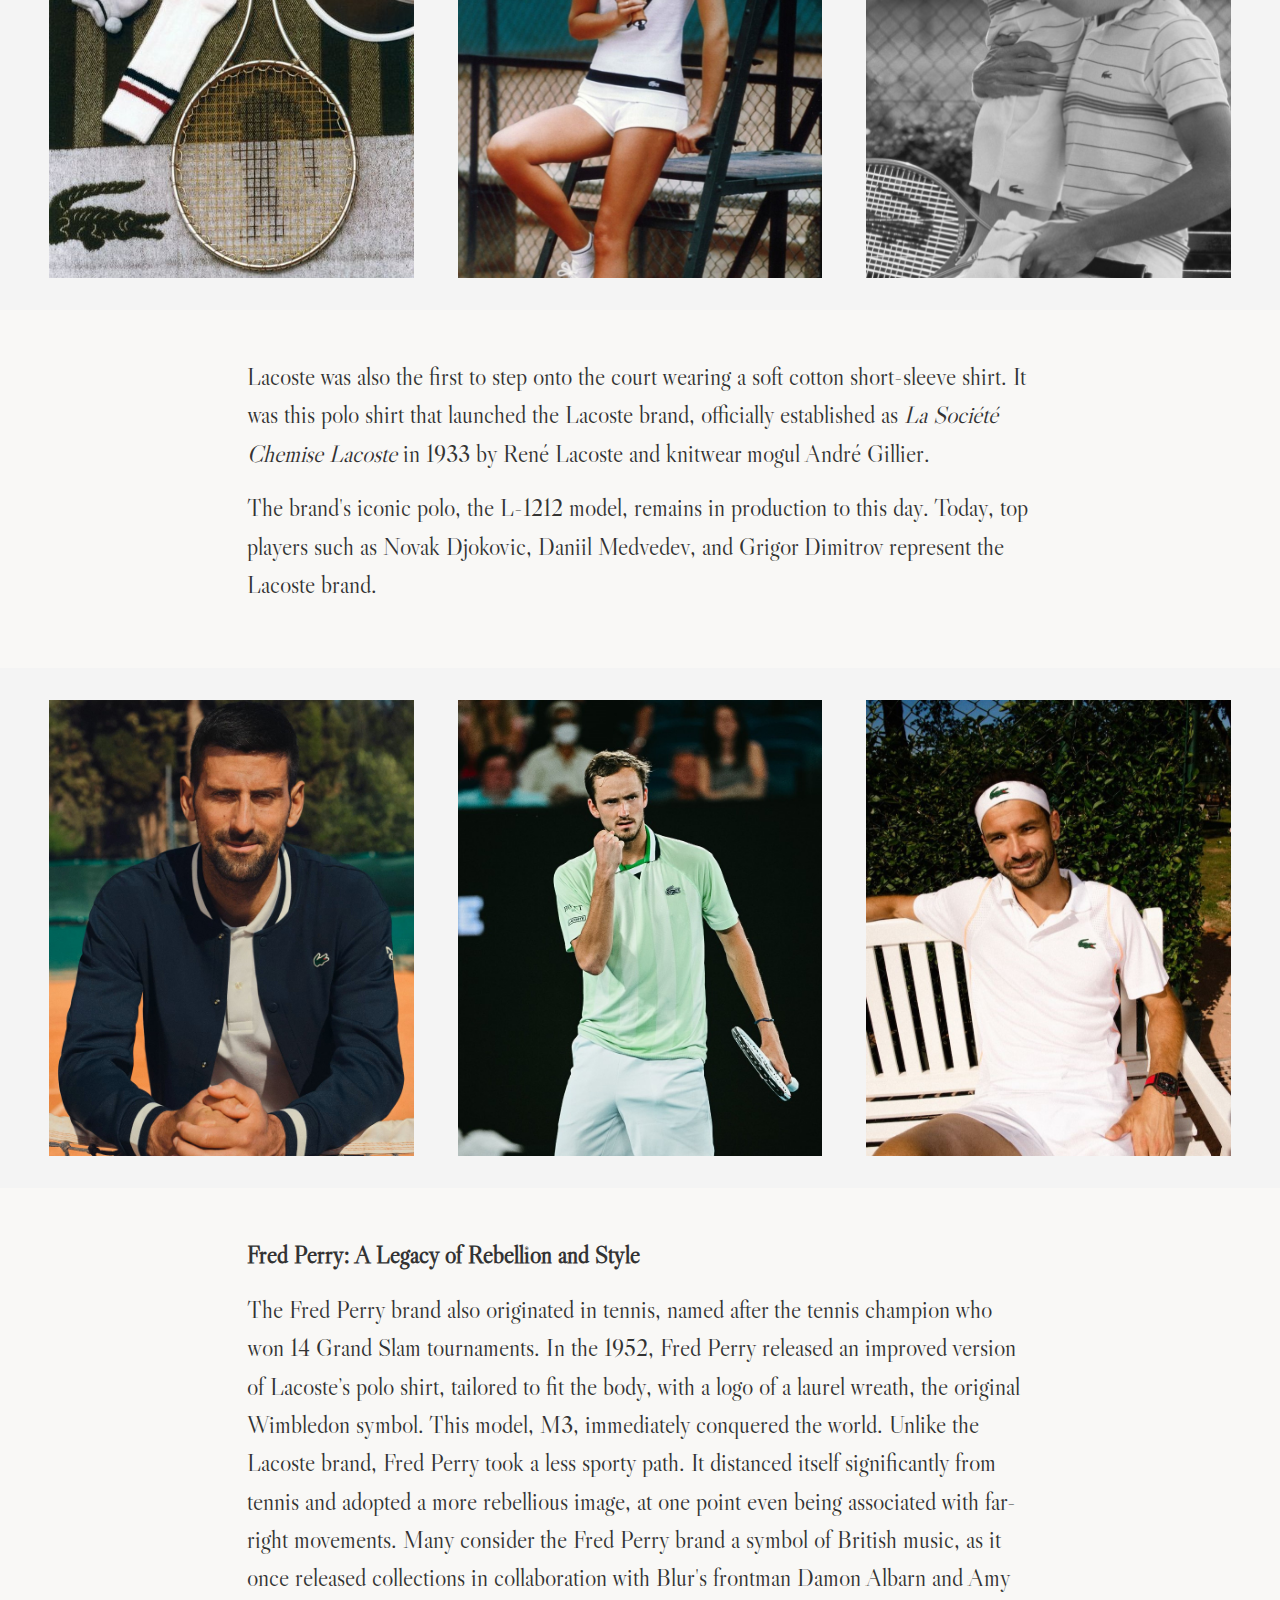
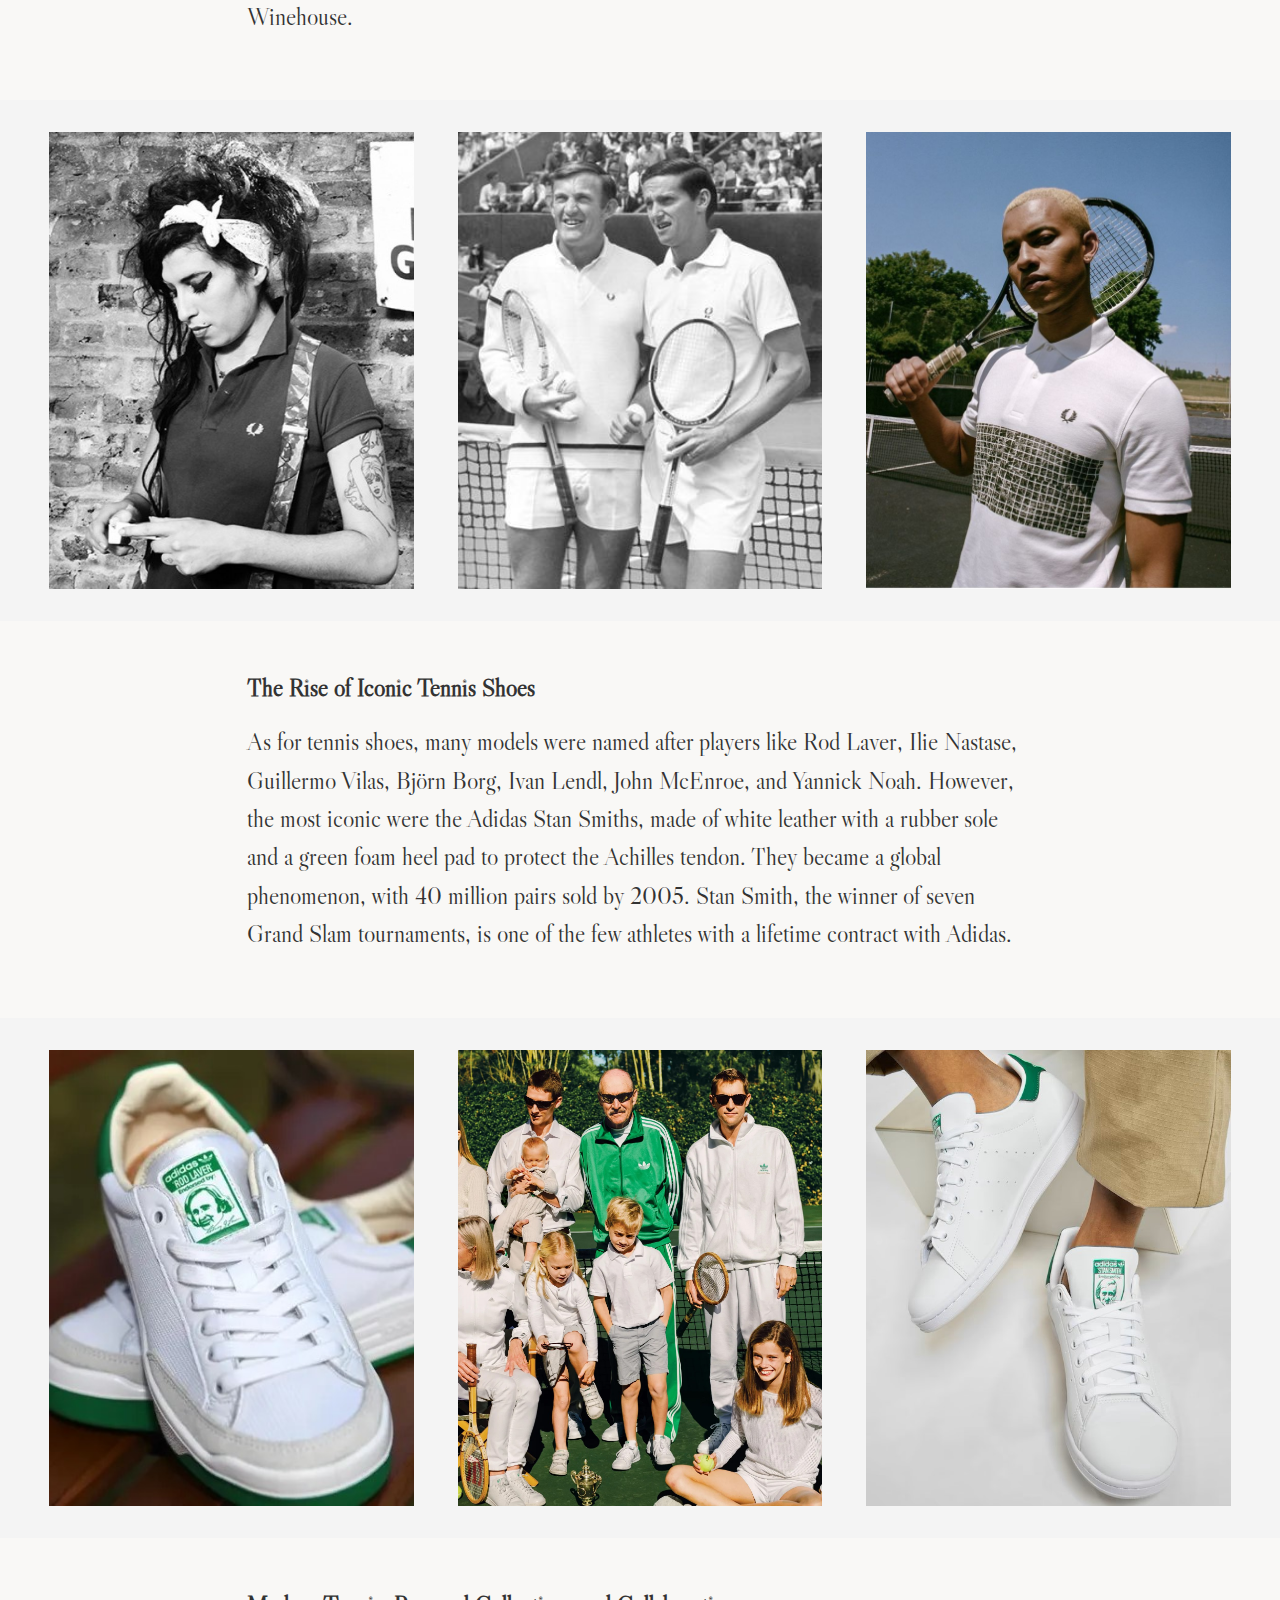
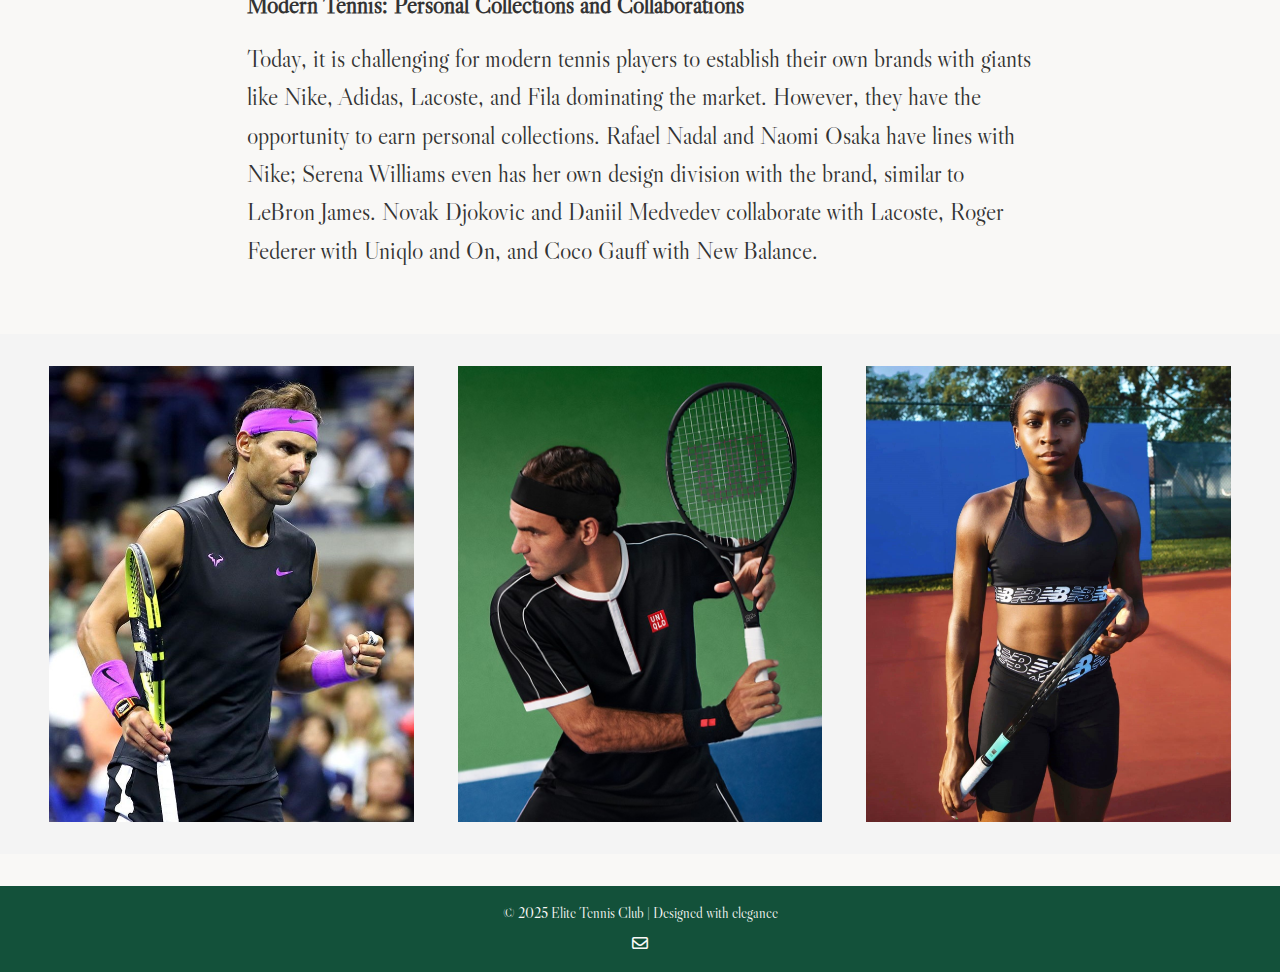
<file: history.html>
<!DOCTYPE html>
<html lang="en">

<head>
    <meta charset="UTF-8">
    <meta name="viewport" content="width=device-width, initial-scale=1.0">
    <title>Elite Tennis Club</title>
    <link rel="icon" href="pics/favicon.ico" type="image/x-icon">
    <link rel="stylesheet" href="styles.css">
    <link href="https://fonts.googleapis.com/css2?family=Libre+Caslon+Display&family=Pinyon+Script&display=swap"
        rel="stylesheet">
    <link rel="stylesheet" href="https://cdnjs.cloudflare.com/ajax/libs/font-awesome/6.0.0-beta3/css/all.min.css">
    <script src="scripts.js"></script>
</head>

<body>

    <header id="main-header">
        <nav class="navigation">
            <a href="index.html" class="logo-link">
                <div class="logo">
                    <img src="pics/logo.png" alt="Logo" class="logo-img">
                    <h1>Elite Tennis Club</h1>
                </div>
            </a>

            <div id="mobile-menu" class="mobile-menu">
                <ul class="menu-content">
                    <li><a href="index.html" class="menu-link">Home</a></li>
                    <li><a href="tennis.html" class="menu-link">Tennis. What is it?</a></li>
                    <li><a href="history.html" class="menu-link active">History of Tennis Fashion</a></li>
                    <li><a href="rules.html" class="menu-link">Rules</a></li>
                    <li><a href="surfaces.html" class="menu-link">Court Surfaces</a></li>
                    <li><a href="physiology.html" class="menu-link">Physiology of Tennis</a></li>
                    <li><a href="equipment.html" class="menu-link">Equipment</a></li>
                    <li><a href="tournaments.html" class="menu-link">Tournaments. Ranking. Calendar</a></li>
                </ul>
            </div>

            <button id="menu-toggle" aria-label="Menu" class="hamburger">
                <span></span>
                <span></span>
                <span></span>
            </button>
        </nav>
    </header>


    <section class="hero-section history-hero">
        <div class="hero-content">
            <h2 class="hero-title">History of Tennis Fashion</h2>
            <p class="hero-subtitle">The Evolution of Style on the Court</p>
        </div>
    </section>


    <section class="about-section">
        <div class="about-content">
            <img src="pics/logo.png" alt="Elite Tennis Club Logo" class="about-logo">
            <p class="about-text">
                From the early days of tennis, men played in blazers and flannel trousers,
                while women wore long, narrow dresses made of twill or flannel, tightly
                laced corsets, stockings, heeled shoes, hats, and tennis aprons for carrying
                balls. Today, men play in sleeveless shirts, and women adorn their dresses
                with rhinestones, diamonds, and oversized bows. Some even play in sleeveless
                tops.
            </p>
            <p class="about-text">How did this transformation happen?</p>
            <p class="about-text">What influence has tennis had on the fashion industry?</p>
            <p class="about-text">What brands emerged from tennis, and thanks to which players?</p>
            <p class="about-text">Let’s find out.</p>
        </div>
    </section>

    <section class="photo-row-section">
        <div class="photo-row">
            <img src="pics/Bjorn_borg.jpg" alt="Bjorn Borg">
            <img src="pics/Suzanne-Lenglen.jpg" alt="Suzanne Lenglen">
            <img src="pics/princess-diana.jpg" alt="Princess Diana">
        </div>
    </section>


    <section class="content-section">
        <div class="content-container">

            <h3>The Evolution of Tennis Attire: Breaking Free from Tradition</h3>
            <p>To understand the influence tennis has had on the fashion industry, we need
                to travel back to the late 19th century, to Victorian England, and trace
                the evolution of tennis style. As I mentioned earlier, the bodies of men
                and women were fully covered, and dressing for the court was treated like
                dressing for a formal event. Men were satisfied with this attire since it
                did not cause much discomfort during play. However, women were not as content.
                Slowly, they began to break free from the multilayered dress code of the
                Victorian era.</p>
        </div>
    </section>

    <section class="photo-row-section">
        <div class="photo-row">
            <img src="pics/victorian-tennis4.jpg" alt="Wimbledon Logo">
            <img src="pics/victorian-tennis3.jpg" alt="Victorian Tennis">
            <img src="pics/victorian-tennis6.jpg" alt="Wimbledon Logo">
        </div>
    </section>

    <section class="content-section">
        <div class="content-container">

            <h3>The First Fashion Revolution: Maud Watson and Charlotte Dod</h3>
            <p>Initially, twill and flannel dresses were replaced by cotton and linen white
                dresses with lace inserts and embroidery. The dresses were white because it
                helped conceal sweat stains. Then, the champion of the first two Wimbledon
                tournaments, Maud Watson, revolutionized tennis fashion by appearing on the
                court in a dress that didn’t cover her ankles. The audience was shocked and
                deemed her outfit indecent. Even more shocking to tennis audiences was the
                outfit of 15-year-old Charlotte Dod, who, in 1887, stepped onto the tennis
                court without a corset, without a long and multilayered dress, but in
                a knee-length dress resembling a school uniform.</p>

        </div>
    </section>

    <section class="photo-row-section">
        <div class="photo-row">
            <img src="pics/Maud_Watson.jpg" alt="Wimbledon Logo">
            <img src="pics/lottie-dod.jpg" alt="Wimbledon Logo">
            <img src="pics/charlotte-dod.jpg" alt="Wimbledon Logo">
        </div>
    </section>

    <section class="content-section">
        <div class="content-container">

            <h3>Suzanne Lenglen: The Flapper Girl and Tennis Fashion Icon</h3>
            <p>Older opponents disapproved, claiming that Charlotte's clothing gave her an
                advantage by allowing her to move more freely and quickly. Despite the criticism,
                Dod inspired much of the women’s tennis community to consider creating clothing
                that was more comfortable and practical for movement on the court. A few years later,
                tennis fashion saw a new star: the dazzling Suzanne Lenglen. Collaborating with
                designer Jean Patou, she appeared on the court in a pleated silk skirt, a
                sleeveless cardigan, and a tulle bandeau. Initially, such a style was considered
                too provocative, but soon, everyone started copying it. Lenglen became a true
                style icon not only on the tennis court but also beyond. Her unique style became
                a symbol of the so-called “flapper girls,” who behaved with emphasized freedom,
                in contrast to their Victorian mothers and grandmothers.</p>
        </div>
    </section>

    <section class="photo-row-section">
        <div class="photo-row">
            <img src="pics/suzanne-lenglen3.jpg" alt="Wimbledon Logo">
            <img src="pics/suzanne-lenglen4.jpg" alt="Wimbledon Logo">
            <img src="pics/suzanne-lenglen5.jpg" alt="Wimbledon Logo">
        </div>
    </section>

    <section class="content-section">
        <div class="content-container">

            <h3>The 1930s to 1940s: The Rise of Functional Fashion</h3>
            <p>In the 1930s, Helen Wills Moody brought a rectangular silhouette, pleated knee-length
                skirts, and white visors to tennis fashion. René Lacoste created the polo shirt,
                freeing men’s tennis from long sleeves. In the early 1940s, Fred Perry,
                in collaboration with footballer Tibby Wegner, invented the wristband.
                In 1947, Wimbledon saw the birth of tennis sensuality when American player
                Gussie Moran appeared on the court in a skirt above the knees and lavender
                lace underwear. Photographers were said to lie on the ground to capture the
                moment and photograph the iconic lavender panties. Recalling this, Ted Tinling,
                the designer of the outfit and the Wimbledon tournament organizer, said the
                outfit earned Moran the nickname “Gorgeous Gussie” from the crowd.</p>
        </div>
    </section>

    <section class="photo-row-section">
        <div class="photo-row">
            <img src="pics/Helen-Wills-Moody.jpg" alt="Helen Wills Moody">
            <img src="pics/rene-lacoste.jpg" alt="Rene Lacoste">
            <img src="pics/Gussie-Moran.jpg" alt="Gussie Moran">
        </div>
    </section>

    <section class="content-section">
        <div class="content-container">

            <h3>The 1950s and Beyond: A Shift Towards Lightness and Comfort</h3>
            <p>From that moment, tennis fashion began to move toward freedom and lightness.
                The 1950s introduced cinched waists, narrow cardigans, feminine pleats, and
                flared skirts. The 1970s and 1980s brought bright colors and unconventional
                patterns to tennis, with outfits made of lycra and sometimes even denim.
                In subsequent years, tennis fashion, enriched by past experiences, experimented
                with materials and technologies, focusing more on sportswear, only occasionally
                emphasizing style. Looking at all of this, we can confidently state that the
                fashion industry owes tennis pleated skirts, cardigans, vests, polos, mini shorts,
                form-fitting suits, visors, and, of course, the color of the tennis ball.</p>
        </div>
    </section>

    <section class="photo-row-section">
        <div class="photo-row">
            <img src="pics/ball-girls.jpg" alt="Helen Wills Moody">
            <img src="pics/tennis-outfit.jpg" alt="Rene Lacoste">
            <img src="pics/tennis-1980.jpg" alt="Gussie Moran">
        </div>
    </section>

    <section class="content-section">
        <div class="content-container">

            <h2>The Influence of Tennis on the Fashion Industry</h2>
            <p>Now that we know what clothing tennis has given to the world of fashion, we can talk
                about clothing brands that originated from tennis.</p>
            <h3>Lacoste</h3>
            <p>Of course, we must first mention the brand of the ten-time Grand Slam champion,
                "The Crocodile," René Lacoste. The history of this brand began in 1923 at the
                Davis Cup. The captain of the Australian team, Allan Muhr, promised Lacoste
                that if he won the match, he would buy him a crocodile leather suitcase
                displayed in a nearby store window. Nearby, journalist George Carens wrote
                about the bet in <em>The Boston Evening Transcript</em>, drawing a now-iconic analogy:
                "He fought like a true crocodile, never letting go of his prey".
                René didn’t win that match, but the nickname "The Crocodile" stayed with him for life.
                Four years later, in 1927, René’s friend Robert George sketched a crocodile with an
                open mouth, which became Lacoste’s personal logo. This design also marked the first
                instance of a fashion logo being displayed on the outside of a garment.</p>

        </div>
    </section>

    <section class="photo-row-section">
        <div class="photo-row">
            <img src="pics/history2.jpg" alt="Wimbledon Logo">
            <img src="pics/history5.jpg" alt="Wimbledon Logo">
            <img src="pics/history6.jpg" alt="Wimbledon Logo">
        </div>
    </section>

    <section class="content-section">
        <div class="content-container">

            <p>Lacoste was also the first to step onto the court wearing a soft cotton short-sleeve
                shirt. It was this polo shirt that launched the Lacoste brand, officially established
                as <em>La Société Chemise Lacoste</em> in 1933 by René Lacoste and knitwear mogul André Gillier.</p>
            <p>The brand's iconic polo, the L-1212 model, remains in production to this day. Today,
                top players such as Novak Djokovic, Daniil Medvedev, and Grigor Dimitrov represent
                the Lacoste brand.</p>
        </div>
    </section>

    <section class="photo-row-section">
        <div class="photo-row">
            <img src="pics/djokovic-lacoste.jpg" alt="Wimbledon Logo">
            <img src="pics/medvedev-lacoste.jpg" alt="Wimbledon Logo">
            <img src="pics/dimitrov-lacoste.jpg" alt="Wimbledon Logo">
        </div>
    </section>

    <section class="content-section">
        <div class="content-container">
            <h3>Fred Perry: A Legacy of Rebellion and Style</h3>
            <p>The Fred Perry brand also originated in tennis, named after the tennis champion
                who won 14 Grand Slam tournaments. In the 1952, Fred Perry released an improved
                version of Lacoste’s polo shirt, tailored to fit the body, with a logo of
                a laurel wreath, the original Wimbledon symbol. This model, M3, immediately
                conquered the world. Unlike the Lacoste brand, Fred Perry took a less sporty path.
                It distanced itself significantly from tennis and adopted a more rebellious image,
                at one point even being associated with far-right movements. Many consider the
                Fred Perry brand a symbol of British music, as it once released collections
                in collaboration with Blur's frontman Damon Albarn and Amy Winehouse.</p>
        </div>
    </section>

    <section class="photo-row-section">
        <div class="photo-row">
            <img src="pics/fredperry1.jpg" alt="Wimbledon Logo">
            <img src="pics/fred-perry2.jpg" alt="Wimbledon Logo">
            <img src="pics/fredperry3.jpg" alt="Wimbledon Logo">
        </div>
    </section>

    <section class="content-section">
        <div class="content-container">

            <h3>The Rise of Iconic Tennis Shoes</h3>
            <p>As for tennis shoes, many models were named after players like Rod Laver,
                Ilie Nastase, Guillermo Vilas, Björn Borg, Ivan Lendl, John McEnroe, and
                Yannick Noah. However, the most iconic were the Adidas Stan Smiths, made of
                white leather with a rubber sole and a green foam heel pad to protect the
                Achilles tendon. They became a global phenomenon, with 40 million pairs sold
                by 2005. Stan Smith, the winner of seven Grand Slam tournaments, is one of
                the few athletes with a lifetime contract with Adidas.</p>

        </div>
    </section>

    <section class="photo-row-section">
        <div class="photo-row">
            <img src="pics/rod-laver.jpg" alt="Wimbledon Logo">
            <img src="pics/stan-smith.jpg" alt="Wimbledon Logo">
            <img src="pics/stan-smith-shoes.jpg" alt="Wimbledon Logo">
        </div>
    </section>

    <section class="content-section">
        <div class="content-container">

            <h3>Modern Tennis: Personal Collections and Collaborations</h3>
            <p>Today, it is challenging for modern tennis players to establish their own brands
                with giants like Nike, Adidas, Lacoste, and Fila dominating the market. However,
                they have the opportunity to earn personal collections. Rafael Nadal and Naomi
                Osaka have lines with Nike; Serena Williams even has her own design division
                with the brand, similar to LeBron James. Novak Djokovic and Daniil Medvedev
                collaborate with Lacoste, Roger Federer with Uniqlo and On, and Coco Gauff with
                New Balance.</p>

        </div>
    </section>

    <section class="photo-row-section">
        <div class="photo-row">
            <img src="pics/nadal-nike.jpg" alt="Wimbledon Logo">
            <img src="pics/federer-uniqlo.jpg" alt="Wimbledon Logo">
            <img src="pics/coco-gauff.jpg" alt="Wimbledon Logo">
        </div>
    </section>

    <footer>
        <p>© 2025 Elite Tennis Club | Designed with elegance</p>
        <div class="footer-icons">
            <a href="mailto:vboika2@stu.vistula.edu.pl" aria-label="Send an email to Elite Tennis Club">
                <i class="fa-regular fa-envelope"></i></a>
        </div>
    </footer>



</body>

</html>
</file>
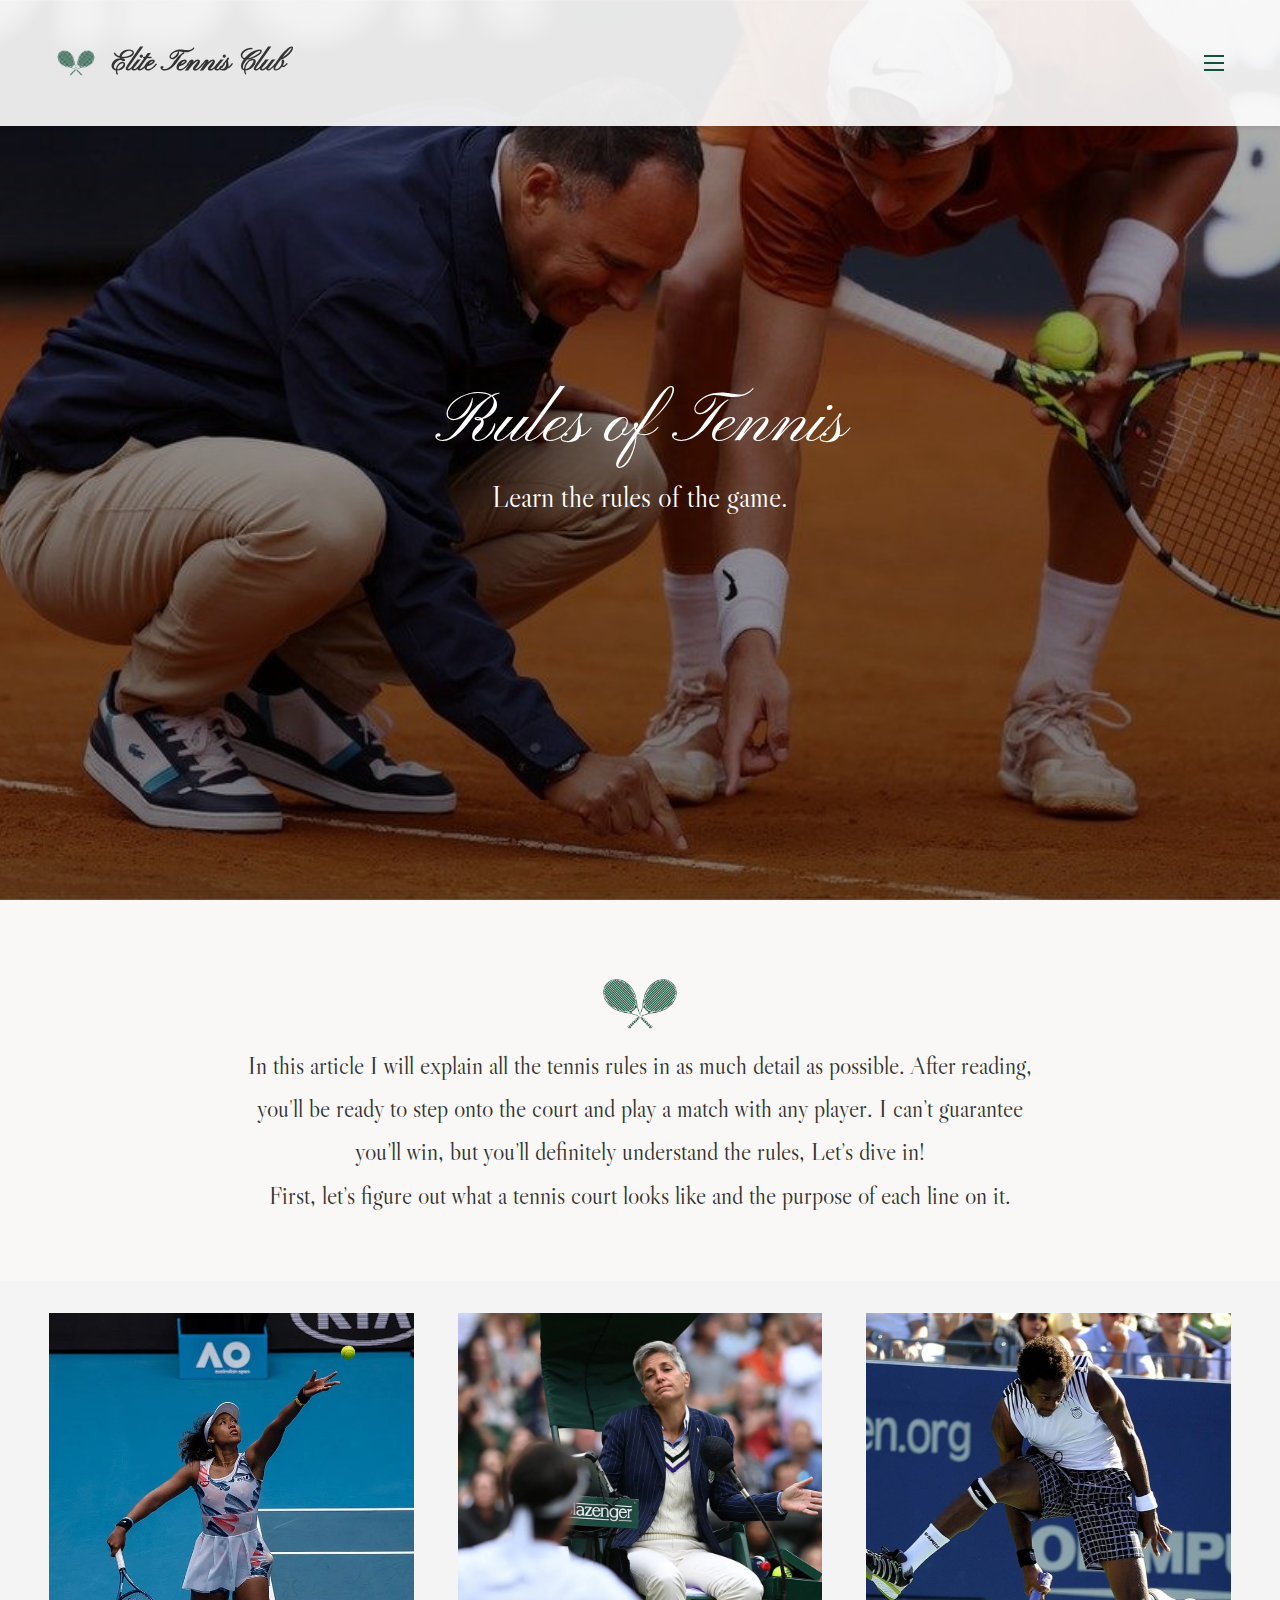
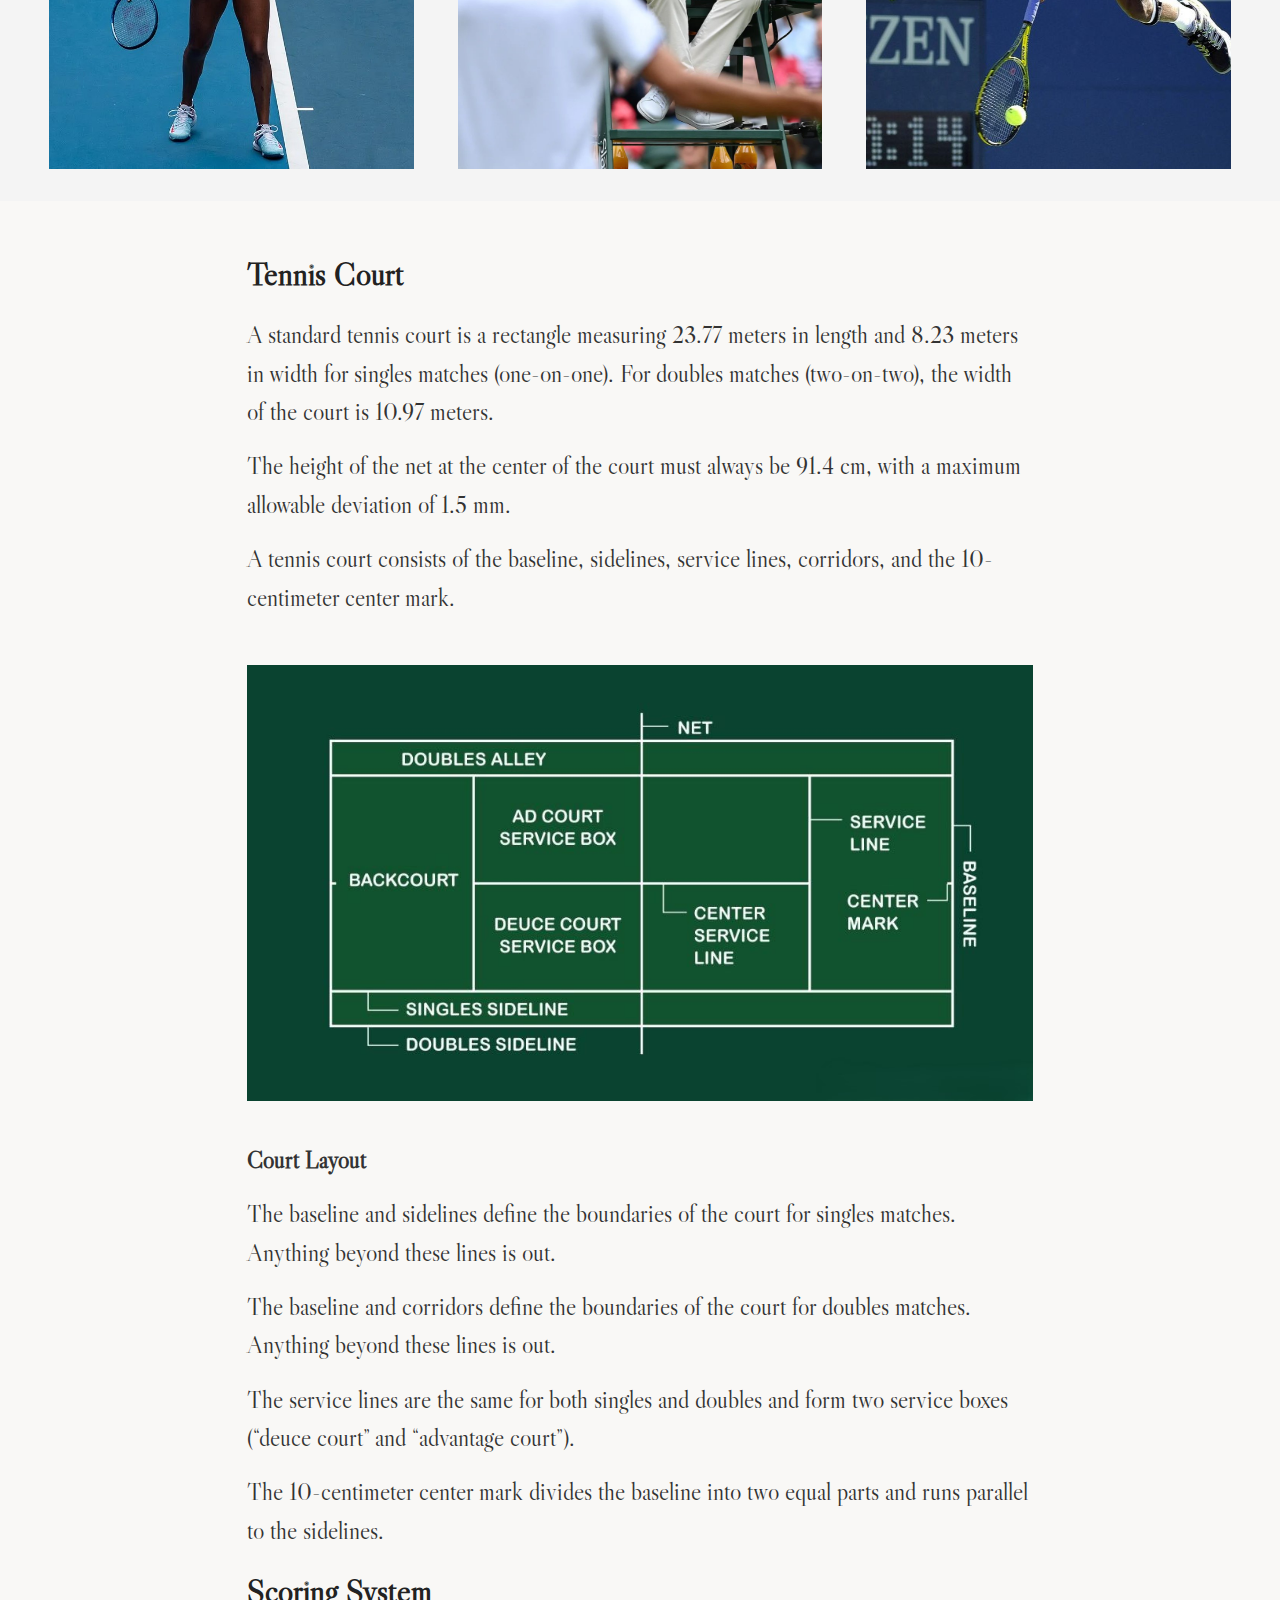
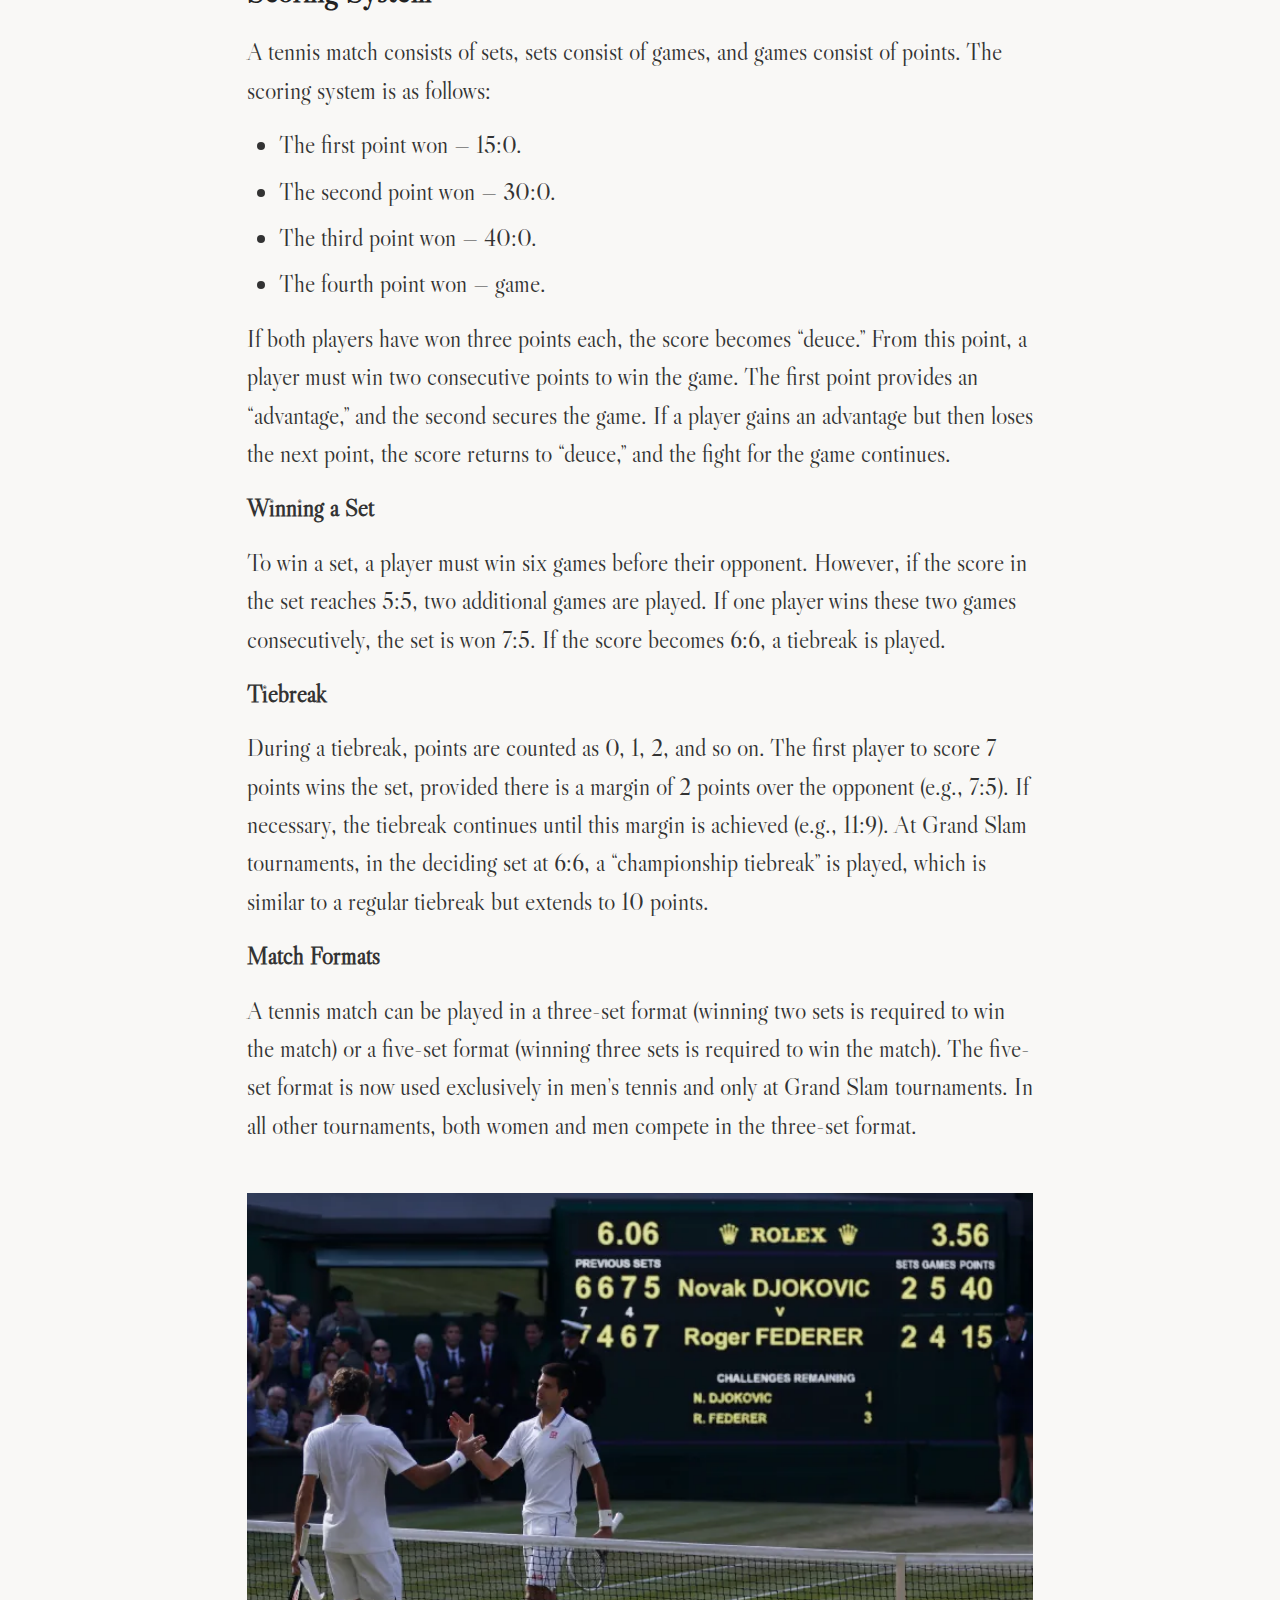
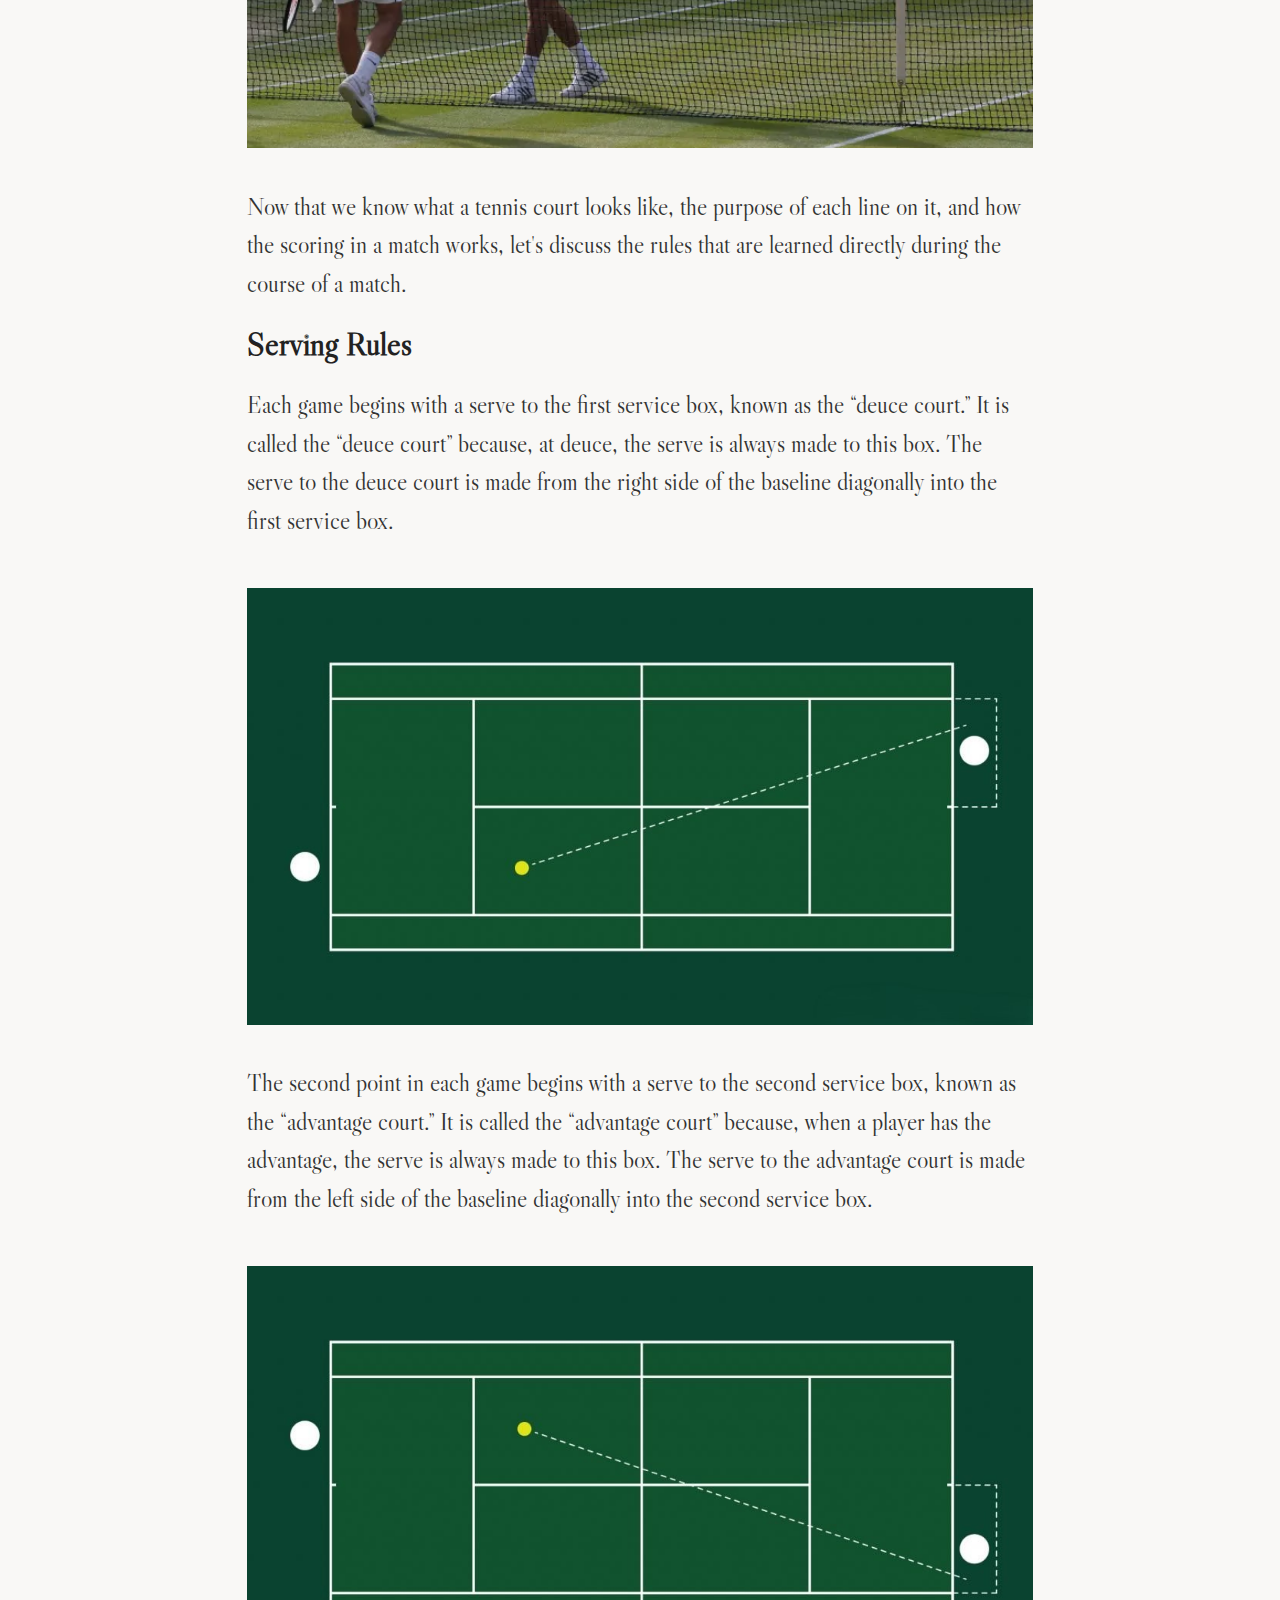
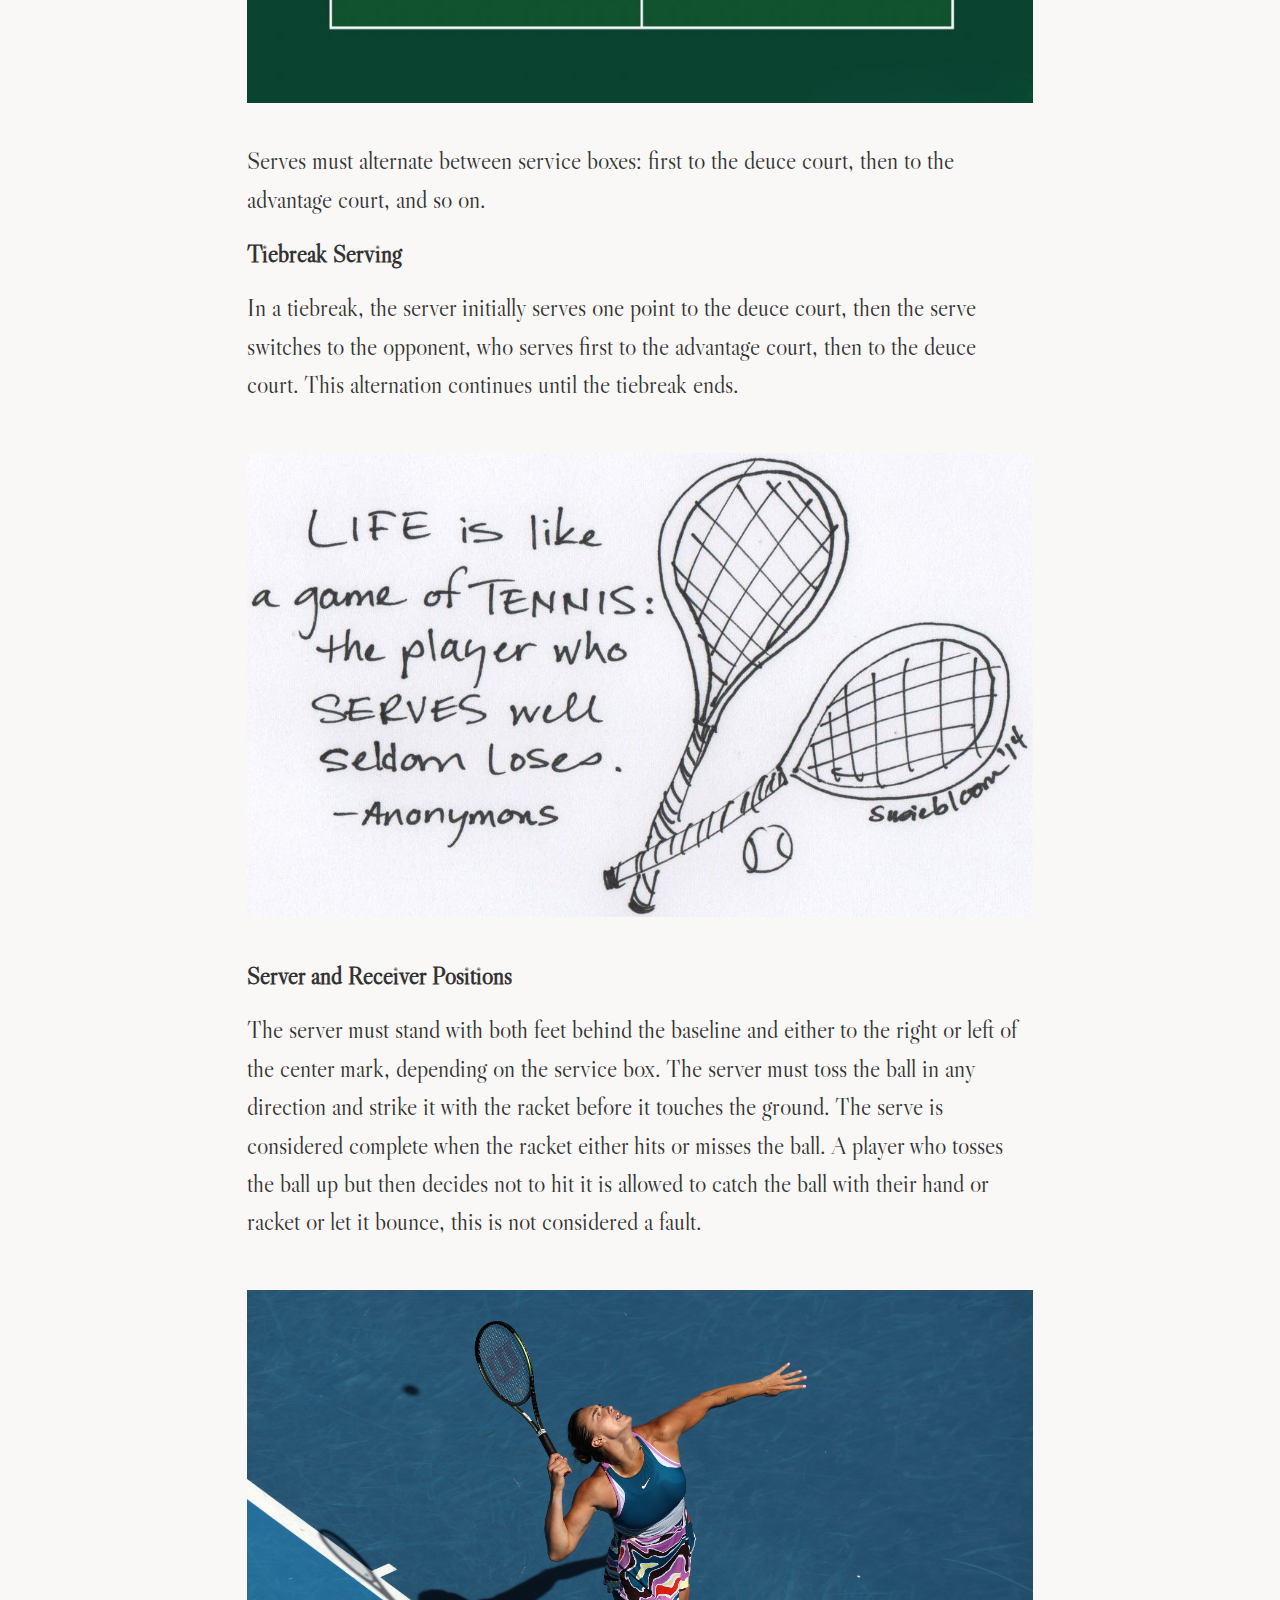
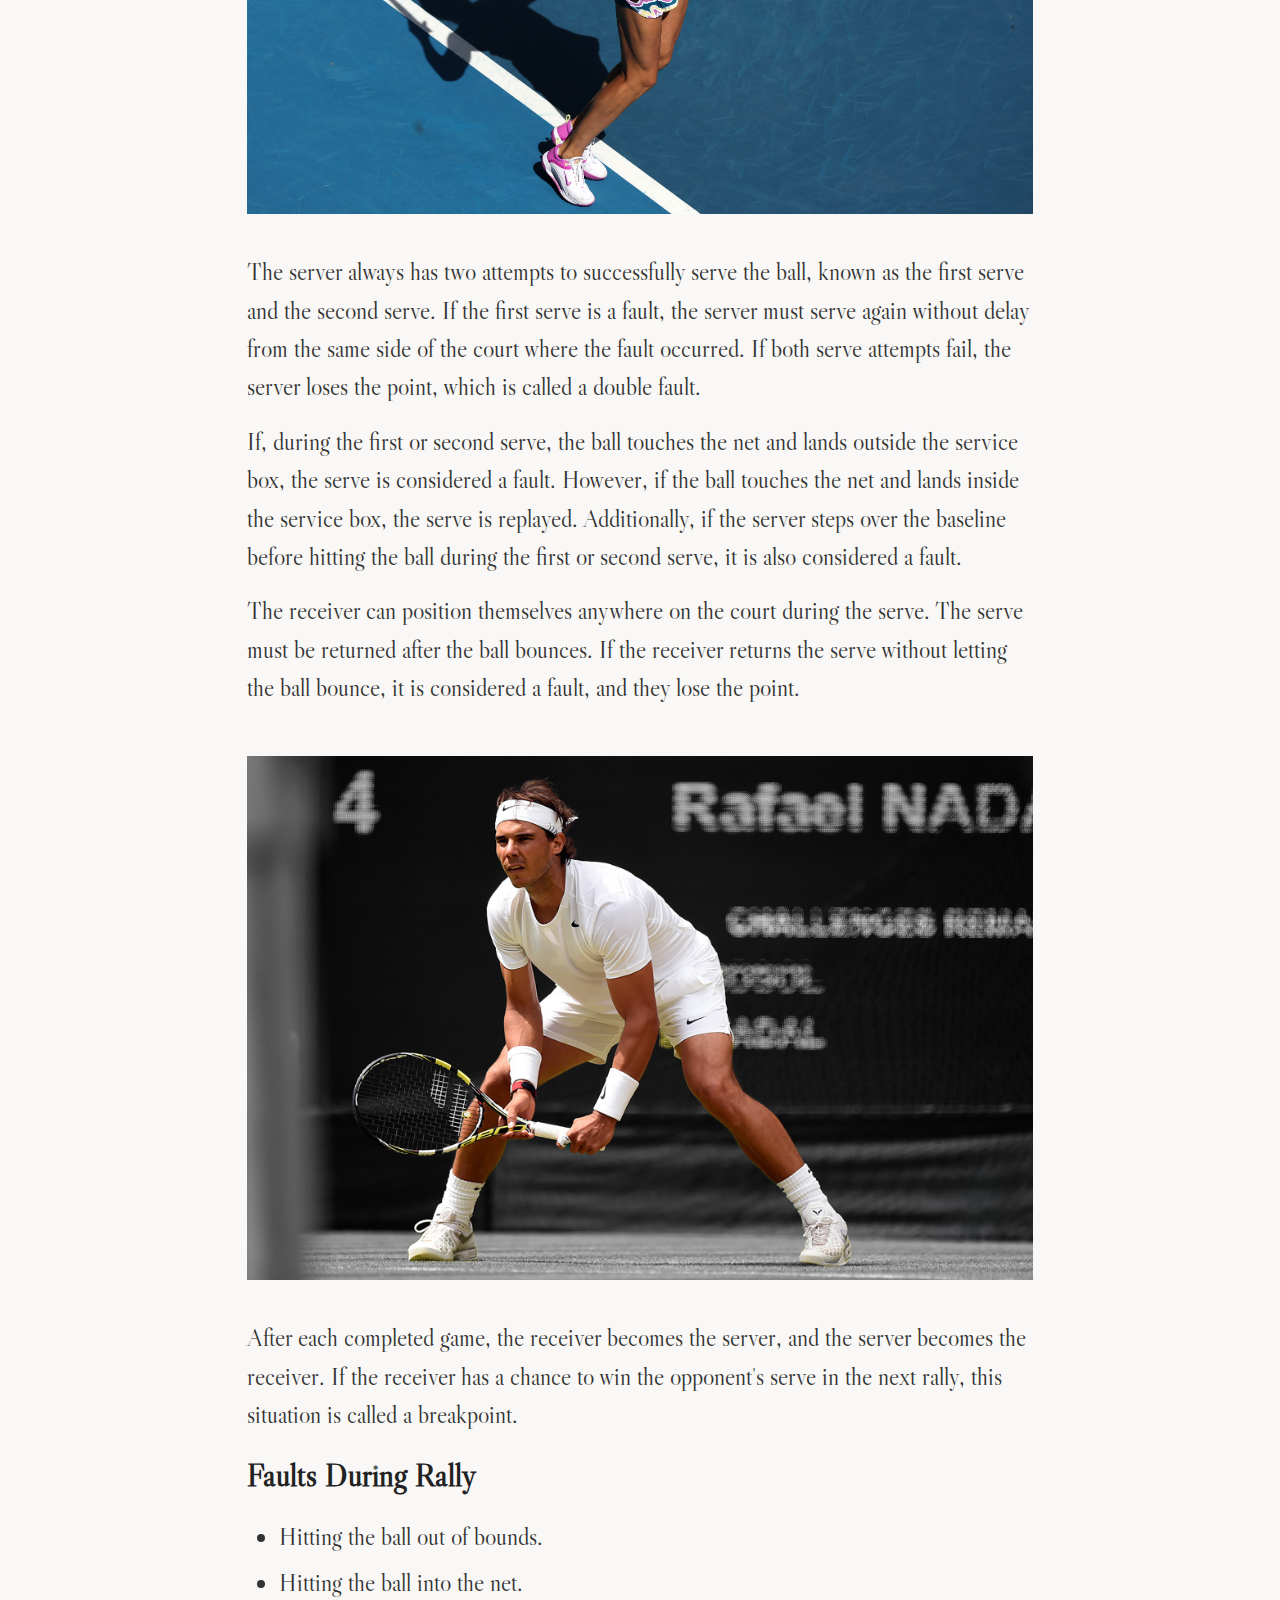
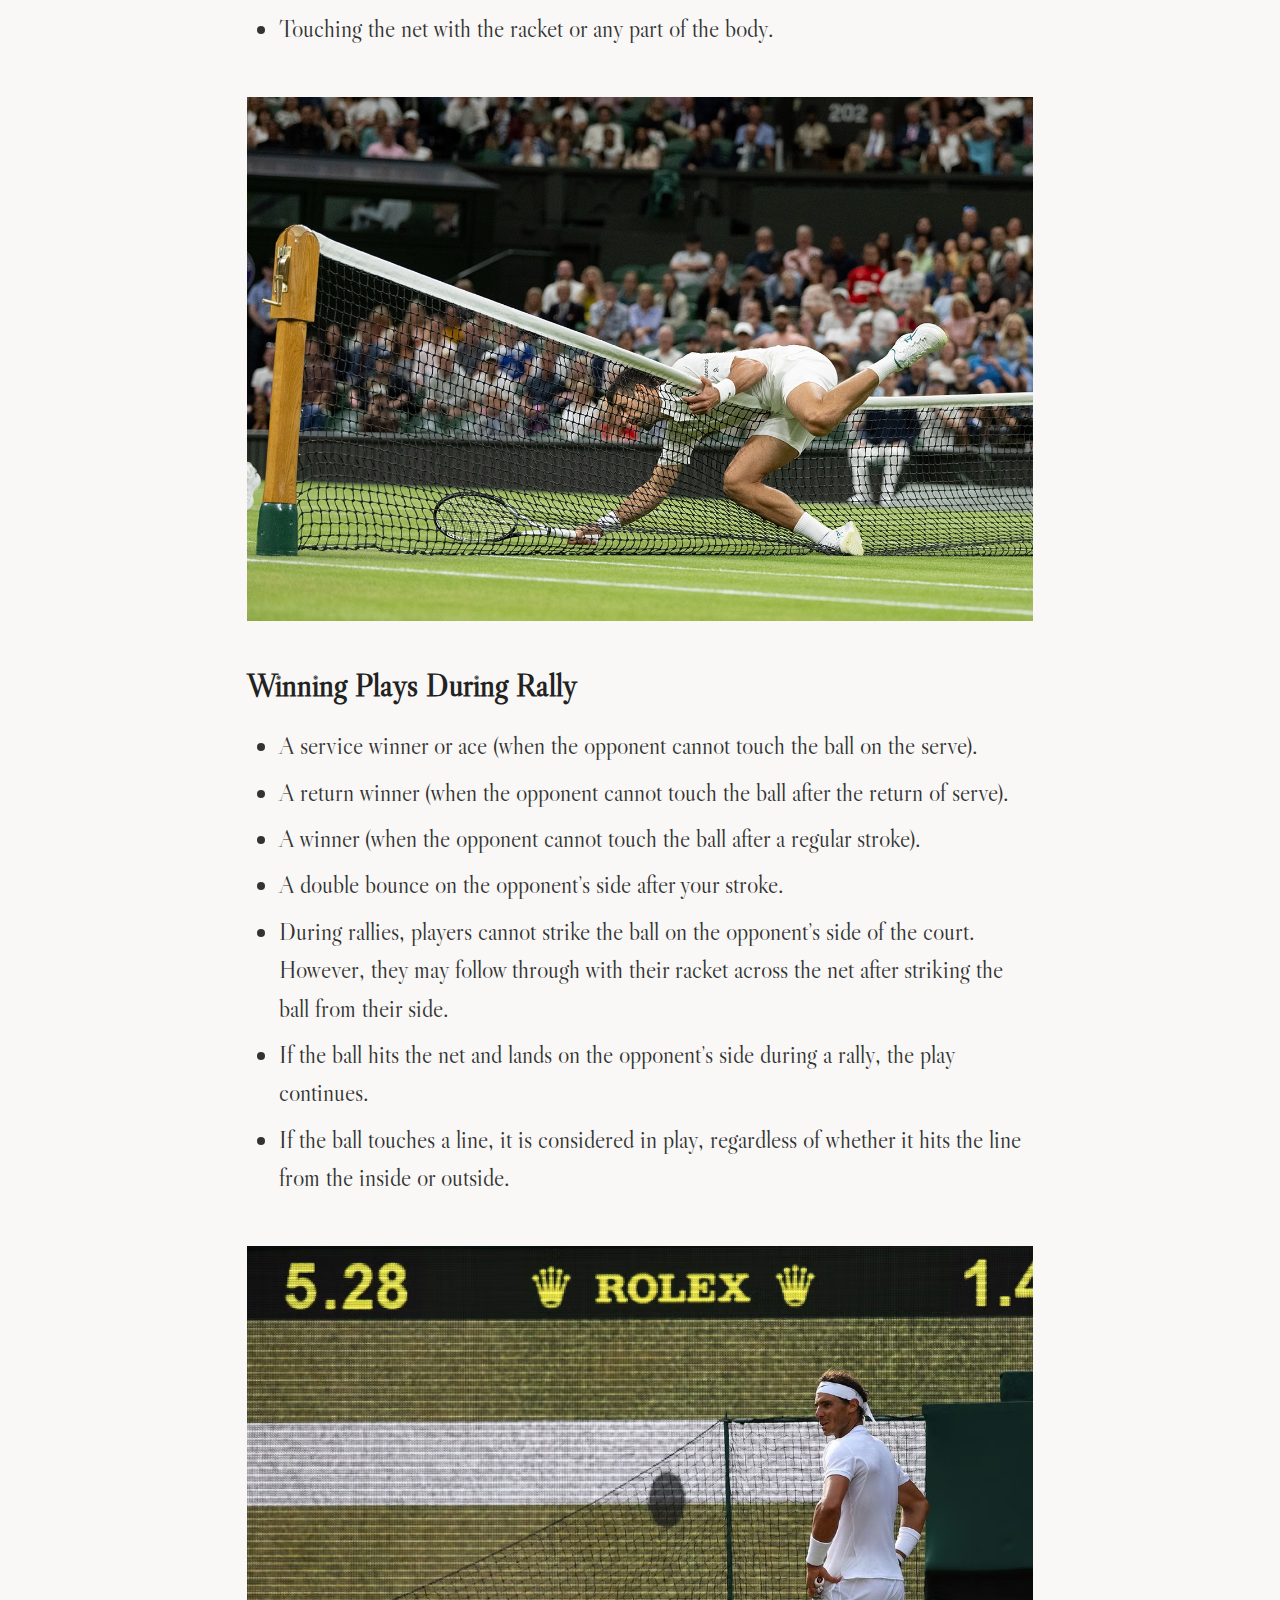
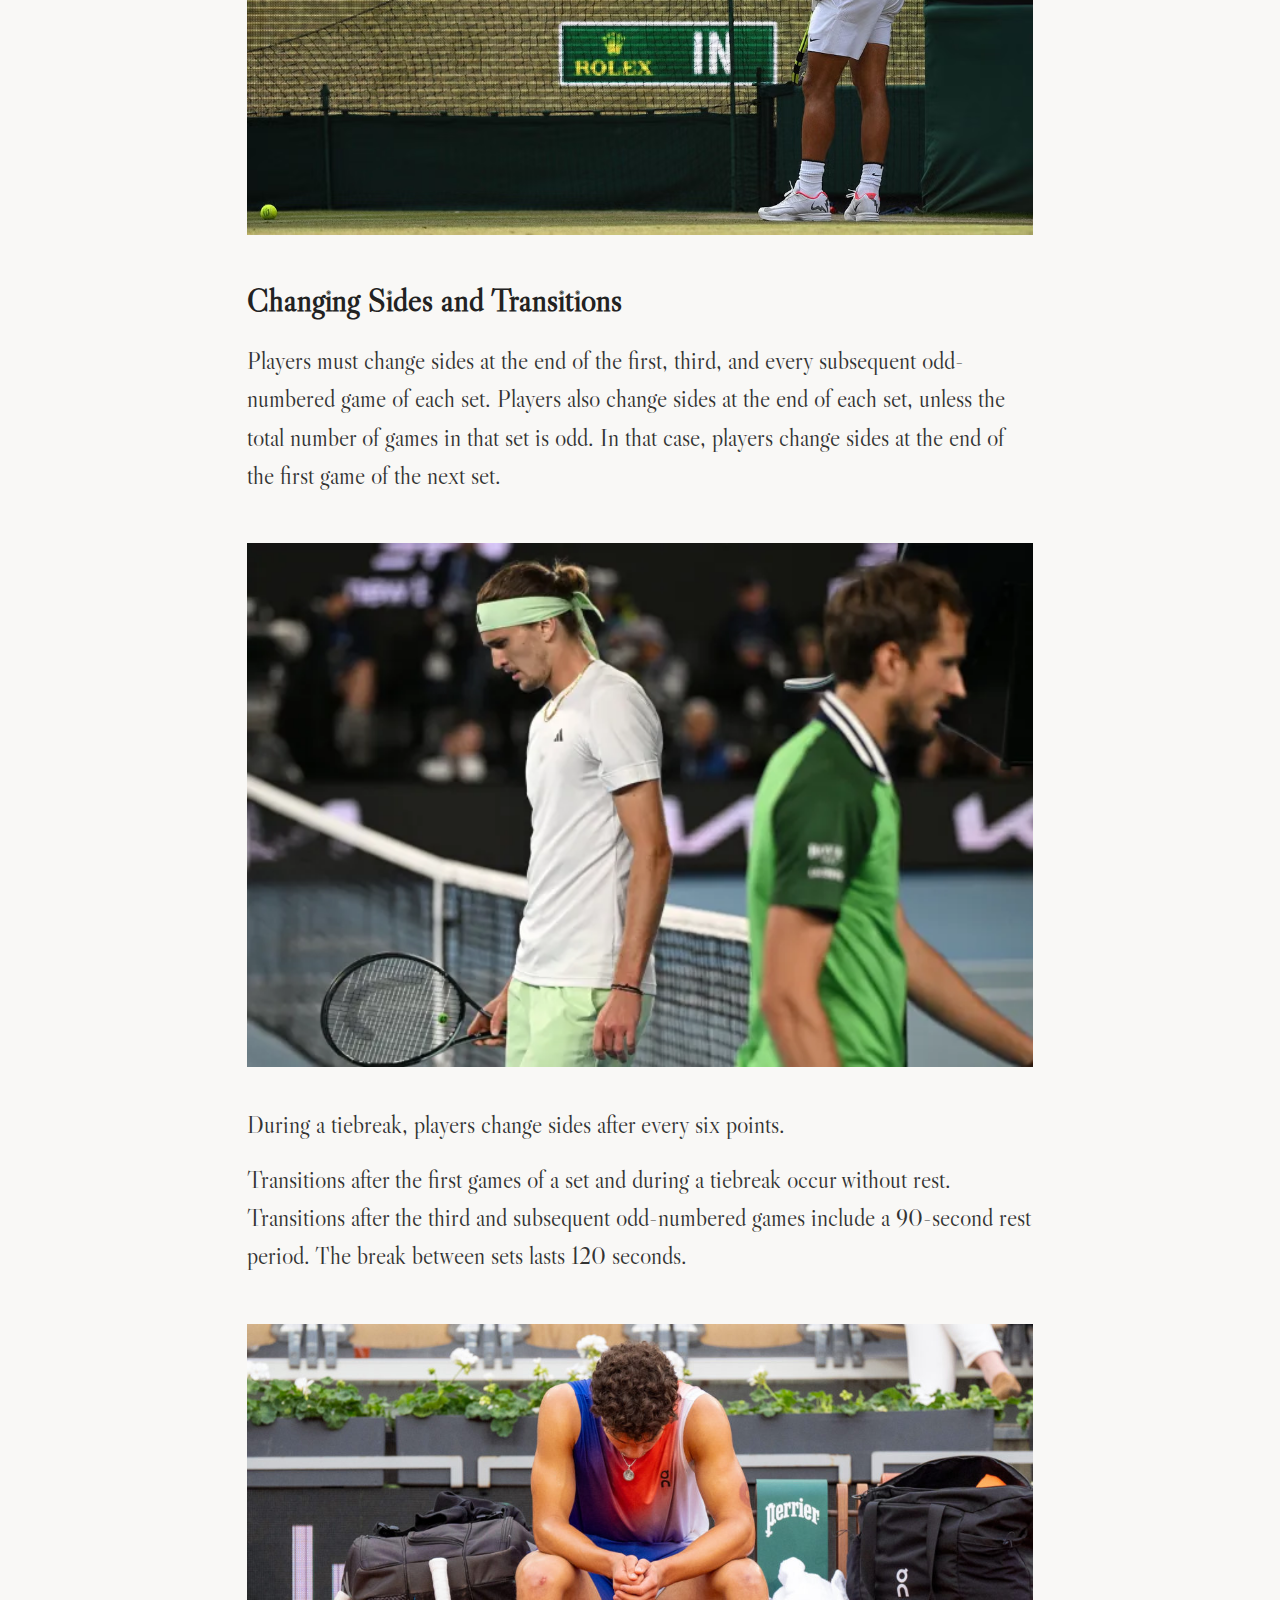
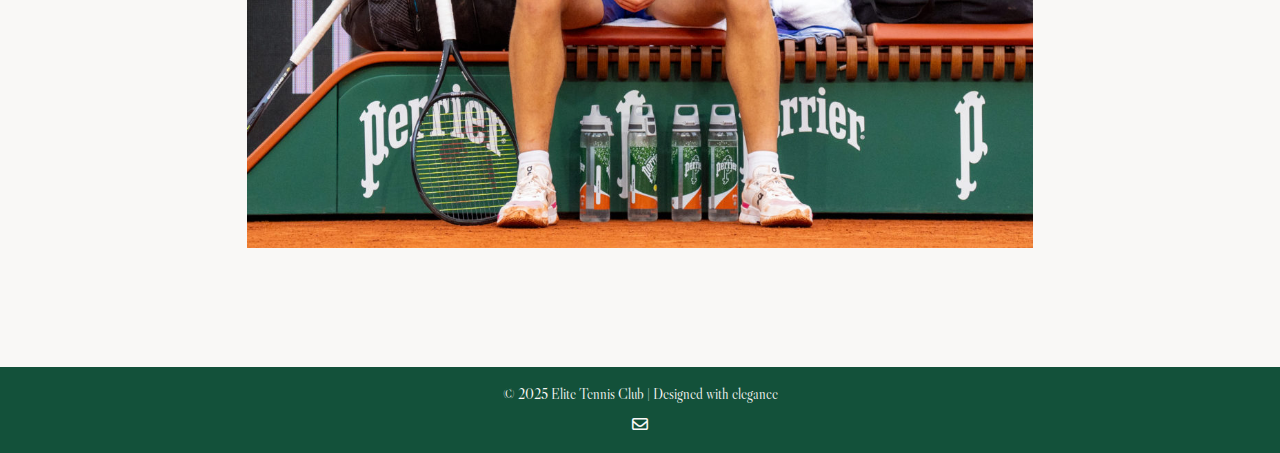
<file: rules.html>
<!DOCTYPE html>
<html lang="en">

<head>
    <meta charset="UTF-8">
    <meta name="viewport" content="width=device-width, initial-scale=1.0">
    <title>Elite Tennis Club</title>

    <link rel="icon" href="pics/favicon.ico" type="image/x-icon">
    <link rel="stylesheet" href="styles.css">
    <link href="https://fonts.googleapis.com/css2?family=Libre+Caslon+Display&family=Pinyon+Script&display=swap"
        rel="stylesheet">
    <link rel="stylesheet" href="https://cdnjs.cloudflare.com/ajax/libs/font-awesome/6.0.0-beta3/css/all.min.css">
    <script src="scripts.js"></script>
</head>

<body>

    <header id="main-header">
        <nav class="navigation">
            <a href="index.html" class="logo-link">
                <div class="logo">
                    <img src="pics/logo.png" alt="Logo" class="logo-img">
                    <h1>Elite Tennis Club</h1>
                </div>
            </a>

            <div id="mobile-menu" class="mobile-menu">
                <ul class="menu-content">
                    <li><a href="index.html" class="menu-link">Home</a></li>
                    <li><a href="tennis.html" class="menu-link">Tennis. What is it?</a></li>
                    <li><a href="history.html" class="menu-link">History of Tennis Fashion</a></li>
                    <li><a href="rules.html" class="menu-link active">Rules</a></li>
                    <li><a href="surfaces.html" class="menu-link">Court Surfaces</a></li>
                    <li><a href="physiology.html" class="menu-link">Physiology of Tennis</a></li>
                    <li><a href="equipment.html" class="menu-link">Equipment</a></li>
                    <li><a href="tournaments.html" class="menu-link">Tournaments. Ranking. Calendar</a></li>
                </ul>
            </div>

            <button id="menu-toggle" aria-label="Menu" class="hamburger">
                <span></span>
                <span></span>
                <span></span>
            </button>
        </nav>
    </header>


    <section class="hero-section rules-hero">
        <div class="hero-content">
            <h1 class="hero-title">Rules of Tennis</h1>
            <p class="hero-subtitle">Learn the rules of the game.</p>
        </div>
    </section>


    <section class="about-section">
        <div class="about-content">
            <img src="pics/logo.png" alt="Elite Tennis Club Logo" class="about-logo">
            <p class="about-text">
                In this article I will explain all the tennis
                rules in as much detail as possible. After reading, you'll be ready
                to step onto the court and play a match with any player. I can’t
                guarantee you’ll win, but you’ll definitely understand the rules,
                Let’s dive in!
            </p>
            <p class="about-text">First, let’s figure out what a tennis
                court looks like and the purpose of each line on it.</p>
        </div>
    </section>

    <section class="photo-row-section">
        <div class="photo-row">
            <img src="pics/76.jpg" alt="Bjorn Borg">
            <img src="pics/judge.jpg" alt="Tennis Couple">
            <img src="pics/monfils.jpg" alt="Princess Diana">
        </div>
    </section>


    <section class="content-section">
        <div class="content-container">
            <h2>Tennis Court</h2>
            <p>A standard tennis court is a rectangle measuring 23.77 meters in length
                and 8.23 meters in width for singles matches (one-on-one).
                For doubles matches (two-on-two), the width of the court is 10.97 meters.</p>
            <p>The height of the net at the center of the court must always be
                91.4 cm, with a maximum allowable deviation of 1.5 mm.</p>
            <p>A tennis court consists of the baseline, sidelines, service lines,
                corridors, and the 10-centimeter center mark.</p>
            <img src="pics/tennis-court1.jpg" alt="Tennis Court Dimensions" class="content-image">

            <h3>Court Layout</h3>
            <p>The baseline and sidelines define the boundaries of the court
                for singles matches. Anything beyond these lines is out.</p>
            <p>The baseline and corridors define the boundaries of the court
                for doubles matches. Anything beyond these lines is out.</p>
            <p>The service lines are the same for both singles and doubles
                and form two service boxes (“deuce court” and “advantage court”).</p>
            <p>The 10-centimeter center mark divides the baseline into two equal parts
                and runs parallel to the sidelines.</p>

            <h2>Scoring System</h2>
            <p>A tennis match consists of sets, sets consist of games,
                and games consist of points. The scoring system is as follows:</p>
            <ul>
                <li>The first point won — 15:0.</li>
                <li>The second point won — 30:0.</li>
                <li>The third point won — 40:0.</li>
                <li>The fourth point won — game.</li>
            </ul>
            <p>If both players have won three points each, the score becomes “deuce.”
                From this point, a player must win two consecutive points to win the game.
                The first point provides an “advantage,” and the second secures the game.
                If a player gains an advantage but then loses the next point, the score
                returns to “deuce,” and the fight for the game continues.</p>

            <h3>Winning a Set</h3>
            <p>To win a set, a player must win six games before their opponent.
                However, if the score in the set reaches 5:5, two additional games are played.
                If one player wins these two games consecutively, the set is won 7:5.
                If the score becomes 6:6, a tiebreak is played.</p>

            <h3>Tiebreak</h3>
            <p>During a tiebreak, points are counted as 0, 1, 2, and so on.
                The first player to score 7 points wins the set, provided there is a margin
                of 2 points over the opponent (e.g., 7:5). If necessary, the tiebreak
                continues until this margin is achieved (e.g., 11:9).
                At Grand Slam tournaments, in the deciding set at 6:6, a “championship
                tiebreak” is played, which is similar to a regular tiebreak but extends
                to 10 points.</p>

            <h3>Match Formats</h3>
            <p>A tennis match can be played in a three-set format (winning two sets is
                required to win the match) or a five-set format (winning three sets is
                required to win the match). The five-set format is now used exclusively
                in men’s tennis and only at Grand Slam tournaments. In all other
                tournaments, both women and men compete in the three-set format.</p>
            <img src="pics/5set.jpg" alt="Match Formats" class="content-image">

            <p>
                Now that we know what a tennis court looks like, the purpose of each
                line on it, and how the scoring in a match works, let's discuss the
                rules that are learned directly during the course of a match.</p>

            <h2>Serving Rules</h2>
            <p>Each game begins with a serve to the first service box, known as the
                “deuce court.”
                It is called the “deuce court” because, at deuce,
                the serve is always made to this box.
                The serve to the deuce court is made from the right side of the baseline
                diagonally into the first service box.</p>
            <img src="pics/tennis-court2.jpg" alt="Serving Rules" class="content-image">
            <p>The second point in each game begins with a serve to the second service box, known
                as the “advantage court.” It is called the “advantage court” because, when
                a player has the advantage, the serve is always made to this box.
                The serve to the advantage court is made from the left side of the baseline
                diagonally into the second service box.</p>
            <img src="pics/tennis-court3.jpg" alt="Serving Rules" class="content-image">
            <p>Serves must alternate between service boxes:
                first to the deuce court, then to the advantage court, and so on.</p>

            <h3>Tiebreak Serving</h3>
            <p>In a tiebreak, the server initially serves one point to the deuce court,
                then the serve switches to the opponent, who serves first to the advantage
                court, then to the deuce court. This alternation continues until the tiebreak ends.</p>
            <img src="pics/tennis-quote.jpg" alt="Tennis Quote" class="content-image">

            <h3>Server and Receiver Positions</h3>
            <p>The server must stand with both feet behind the baseline and either
                to the right or left of the center mark, depending on the service box.
                The server must toss the ball in any direction and strike it with the
                racket before it touches the ground. The serve is considered complete
                when the racket either hits or misses the ball. A player who tosses
                the ball up but then decides not to hit it is allowed to catch the
                ball with their hand or racket or let it bounce, this is not considered a fault.</p>

            <img src="pics/server-positions.jpg" alt="Server Positions" class="content-image">
            <p>
                The server always has two attempts to successfully serve the ball,
                known as the first serve and the second serve. If the first serve is a fault,
                the server must serve again without delay from the same side of the court
                where the fault occurred. If both serve attempts fail, the server loses
                the point, which is called a double fault.
            </p>

            <p>If, during the first or second serve, the ball touches the net and lands
                outside the service box, the serve is considered a fault. However,
                if the ball touches the net and lands inside the service box, the serve is
                replayed. Additionally, if the server steps over the baseline before hitting
                the ball during the first or second serve, it is also considered a fault.
            </p>

            <p>The receiver can position themselves anywhere on the court during the serve.
                The serve must be returned after the ball bounces. If the receiver returns
                the serve without letting the ball bounce, it is considered a fault, and
                they lose the point.</p>
            <img src="pics/receiver-positions.jpg" alt="Receiver Positions" class="content-image">

            <p>After each completed game, the receiver becomes the server, and the server
                becomes the receiver. If the receiver has a chance to win the opponent's
                serve in the next rally, this situation is called a breakpoint.</p>

            <h2>Faults During Rally</h2>
            <ul>
                <li>Hitting the ball out of bounds.</li>
                <li>Hitting the ball into the net.</li>
                <li>Touching the net with the racket or any part of the body.</li>
            </ul>
            <img src="pics/faults-rally.jpg" alt="Faults During Rally" class="content-image">

            <h2>Winning Plays During Rally</h2>
            <ul>
                <li>A service winner or ace (when the opponent cannot touch the ball on the serve).</li>
                <li>A return winner (when the opponent cannot touch the ball after the return of serve).</li>
                <li>A winner (when the opponent cannot touch the ball after a regular stroke).</li>
                <li>A double bounce on the opponent’s side after your stroke.</li>
                <li>During rallies, players cannot strike the ball on the opponent’s side of the court.
                    However, they may follow through with their racket across the net after
                    striking the ball from their side.</li>
                <li>If the ball hits the net and lands on the opponent’s side during
                    a rally, the play continues.</li>
                <li>If the ball touches a line, it is considered in play, regardless of whether
                    it hits the line from the inside or outside.</li>
            </ul>
            <img src="pics/hawk-eye.jpg" alt="Winning Plays During Rally" class="content-image">

            <h2>Changing Sides and Transitions</h2>
            <p>Players must change sides at the end of the first, third,
                and every subsequent odd-numbered game of each set.
                Players also change sides at the end of each set, unless
                the total number of games in that set is odd. In that case,
                players change sides at the end of the first game of the next set.</p>
            <img src="pics/changing-sides.jpg" alt="Changing Sides" class="content-image">
            <p>During a tiebreak, players change sides after every six points.</p>
            <p>Transitions after the first games of a set and during a tiebreak
                occur without rest. Transitions after the third and subsequent
                odd-numbered games include a 90-second rest period. The break between
                sets lasts 120 seconds.</p>
            <img src="pics/tennis-pause.jpg" alt="Tennis Pause" class="content-image">
        </div>
    </section>

    <footer>
        <p>© 2025 Elite Tennis Club | Designed with elegance</p>
        <div class="footer-icons">
            <a href="mailto:vboika2@stu.vistula.edu.pl" aria-label="Send an email to Elite Tennis Club">
                <i class="fa-regular fa-envelope"></i></a>
        </div>
    </footer>


</body>

</html>
</file>
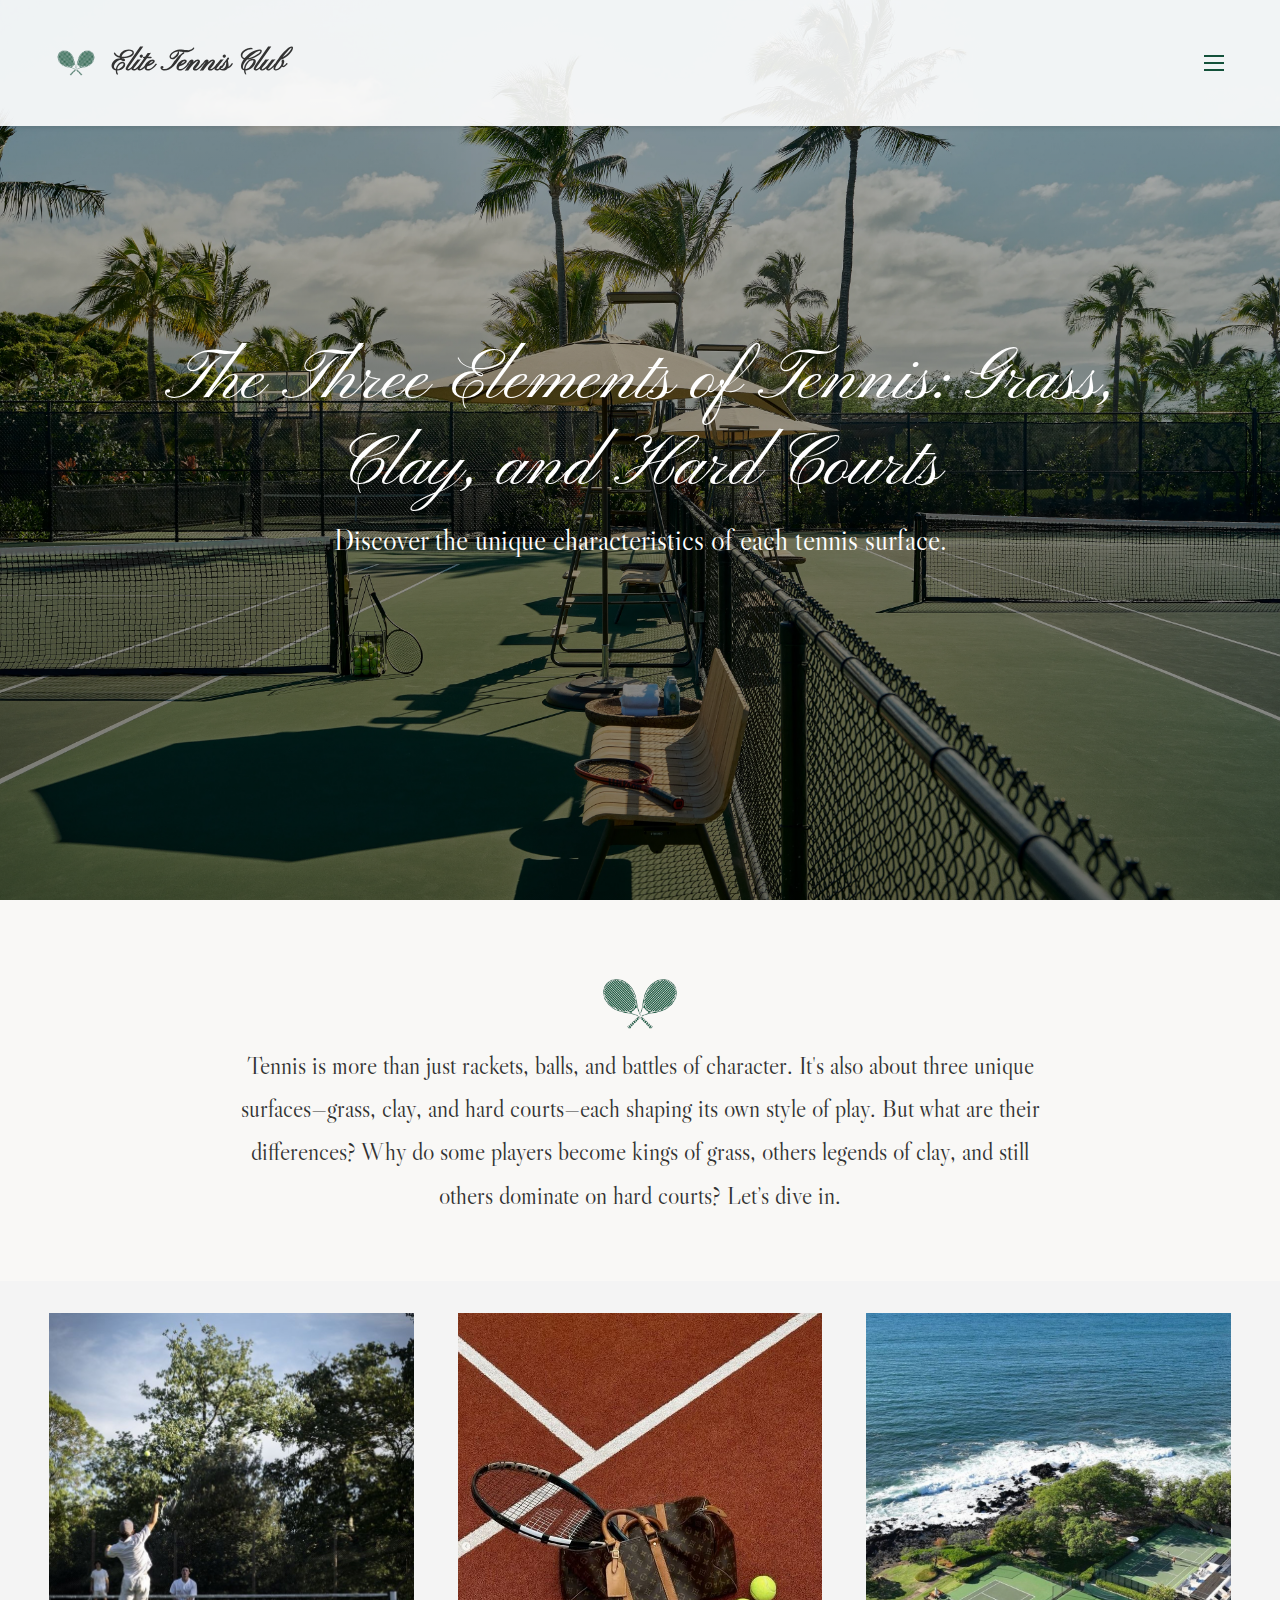
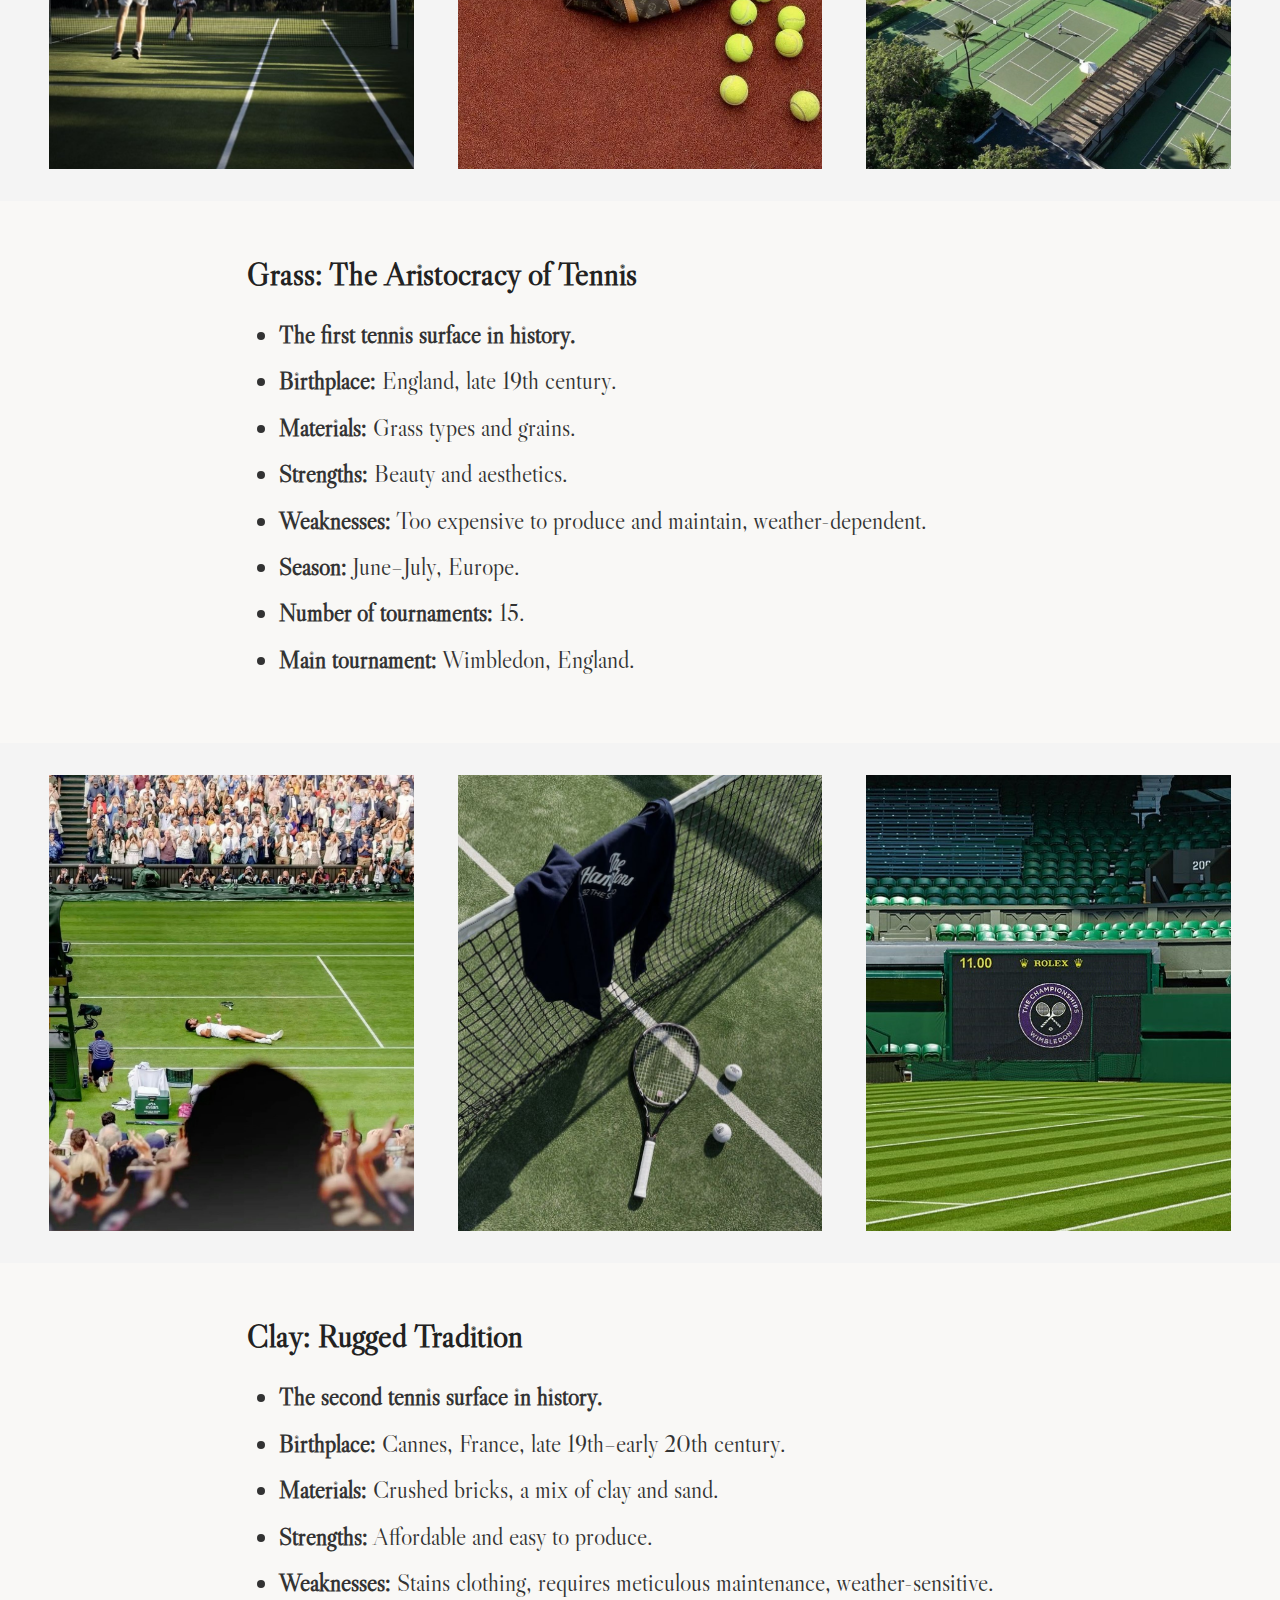
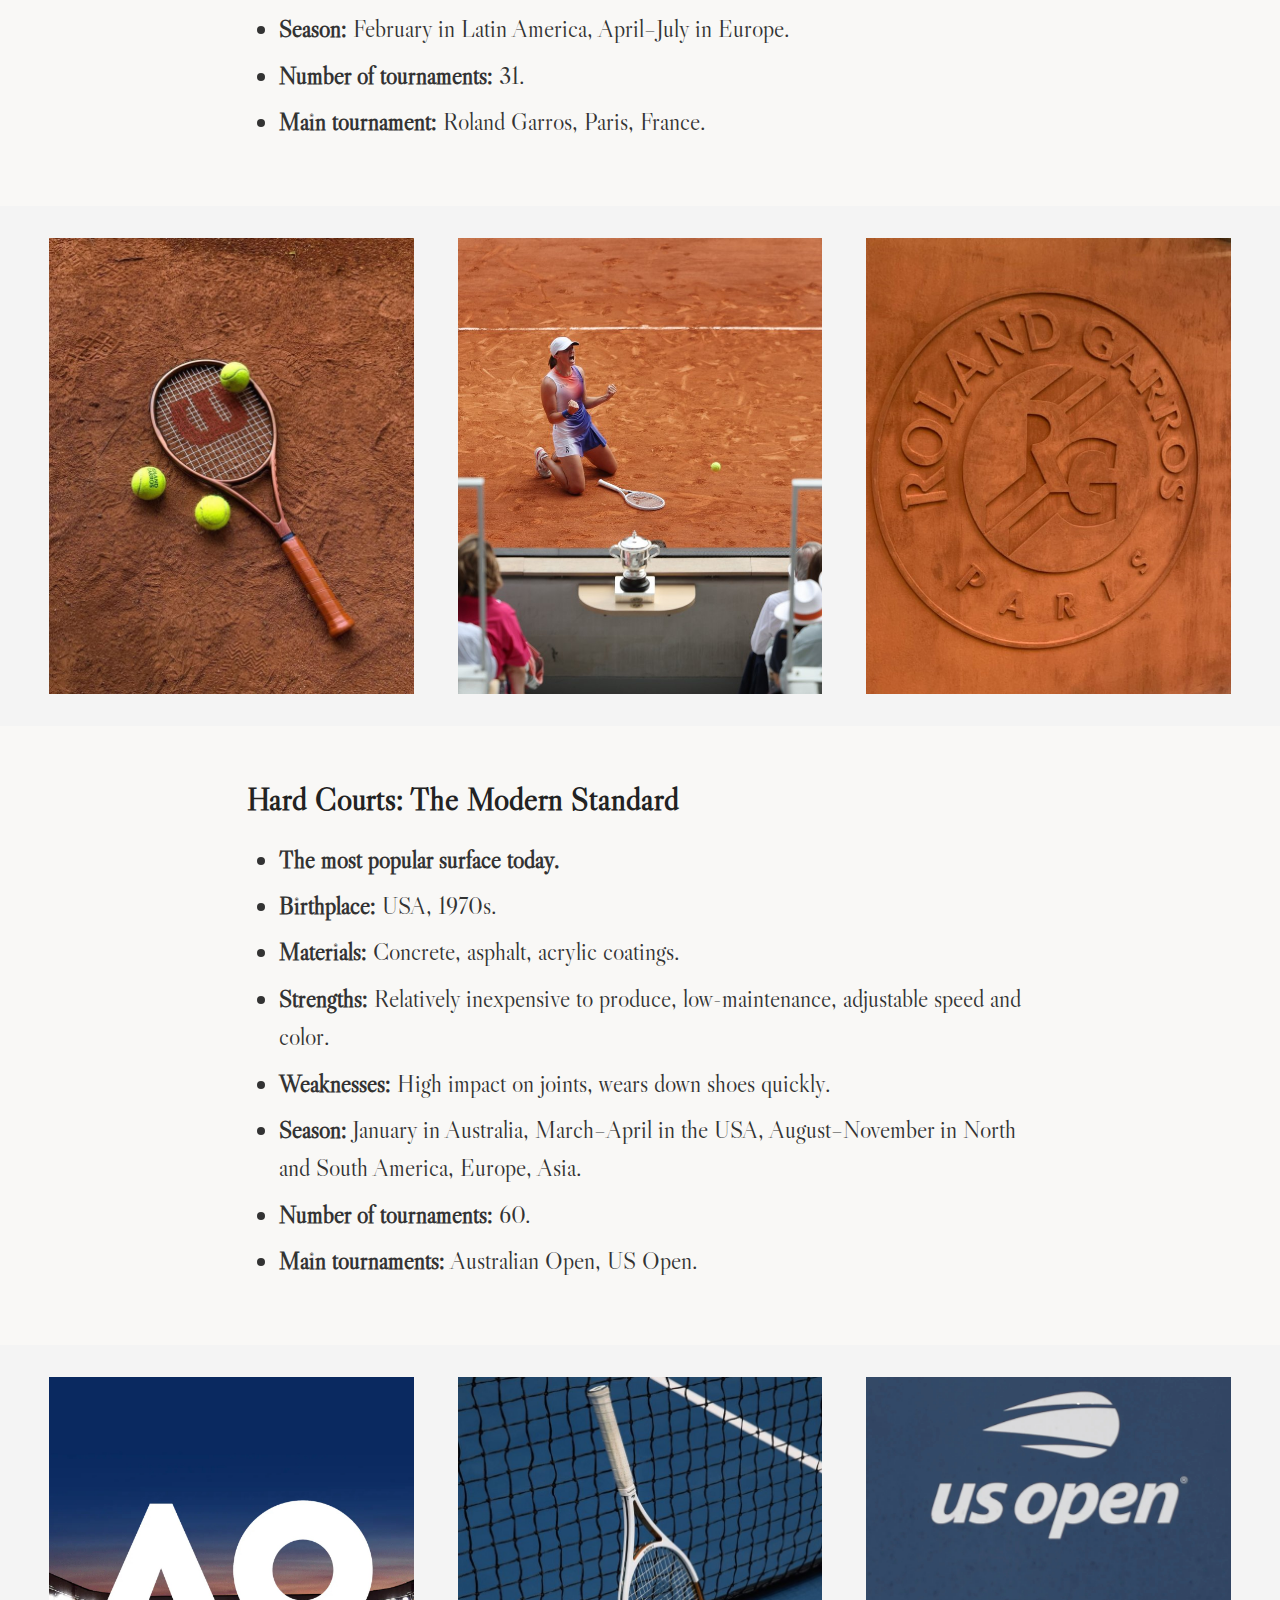
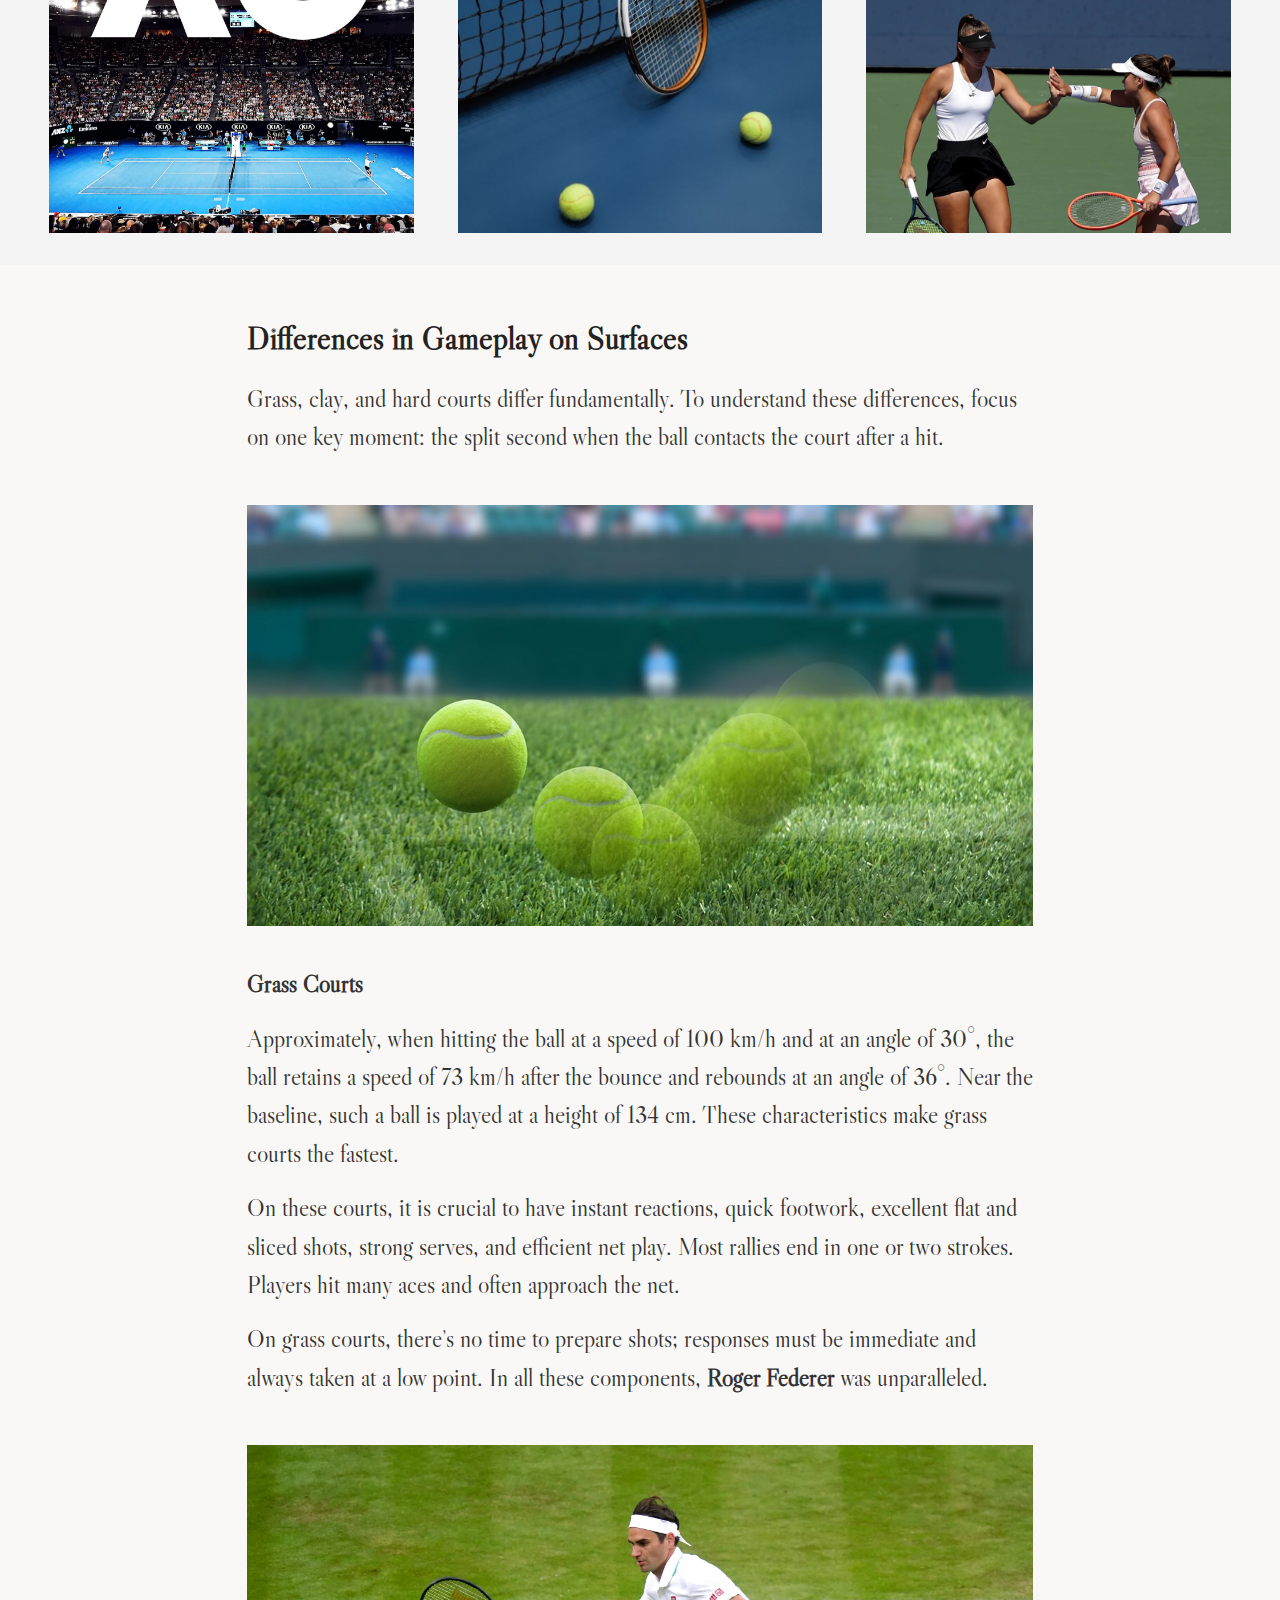
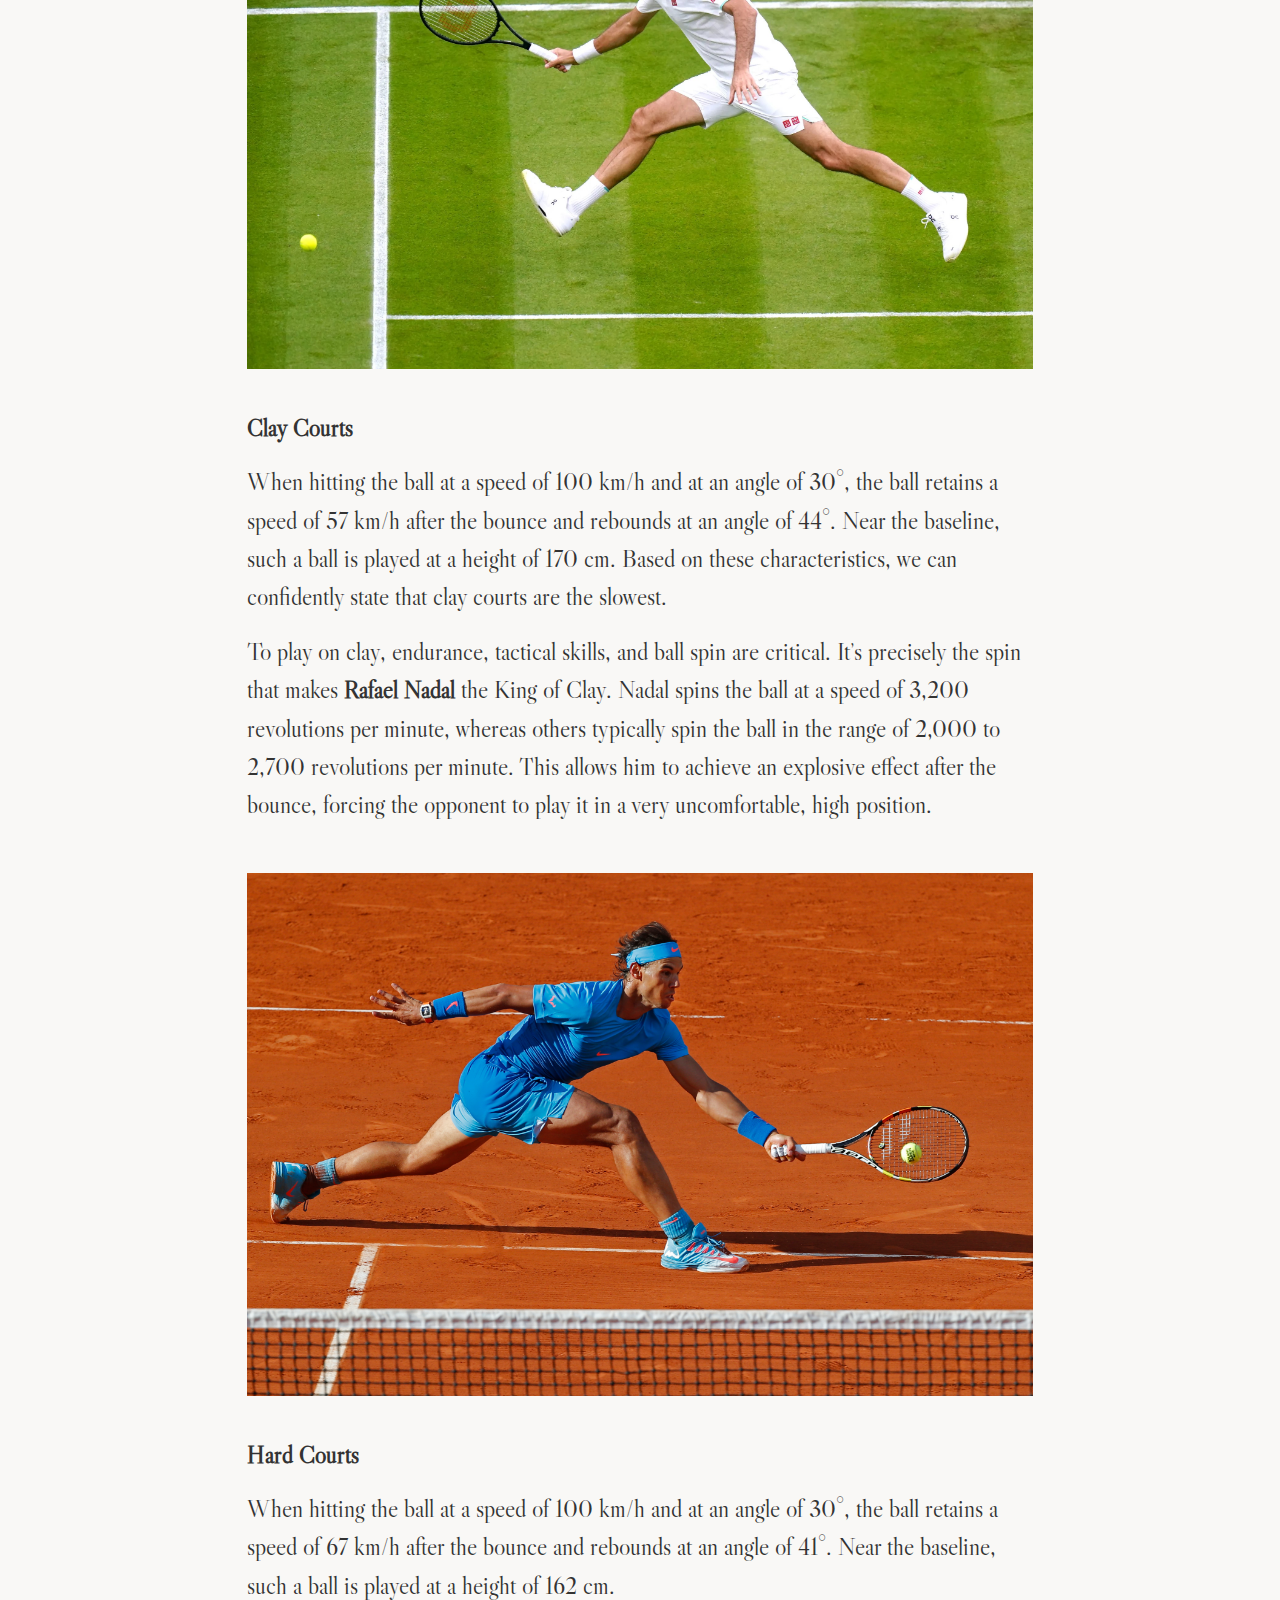
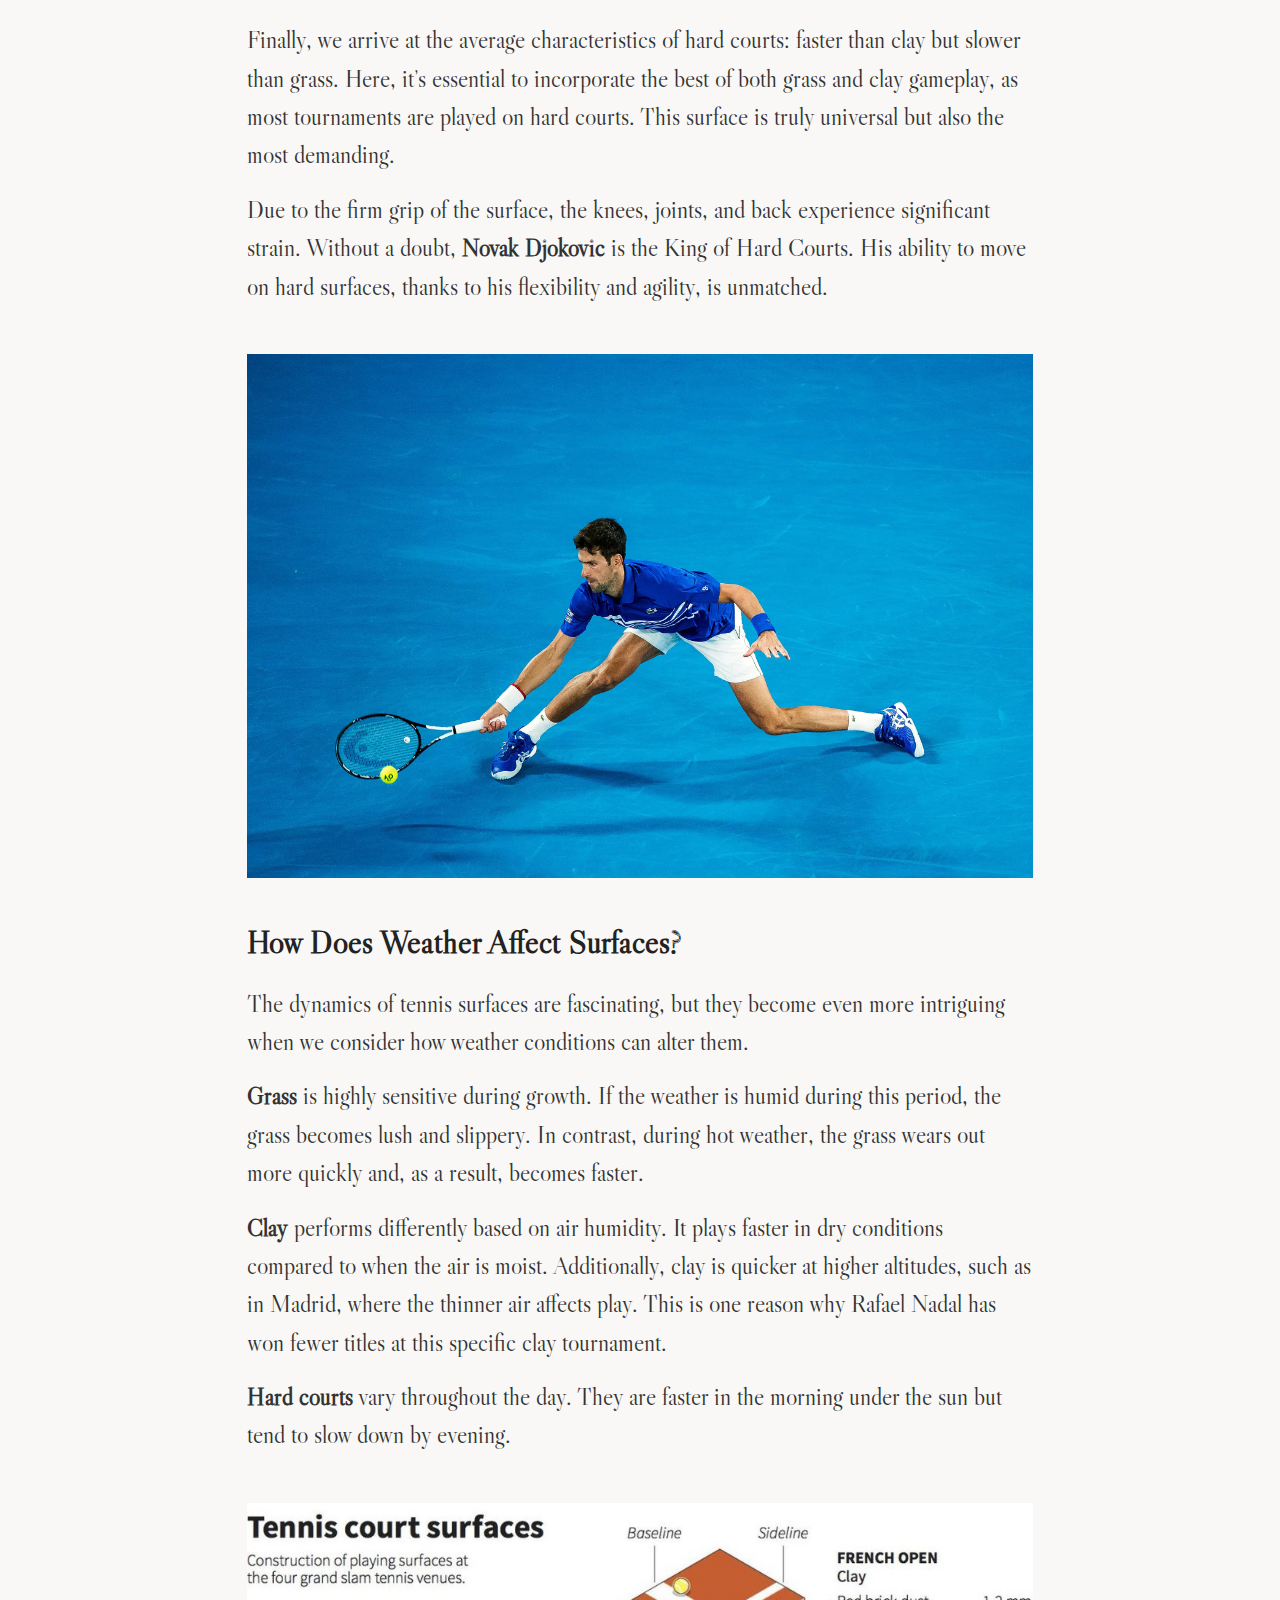
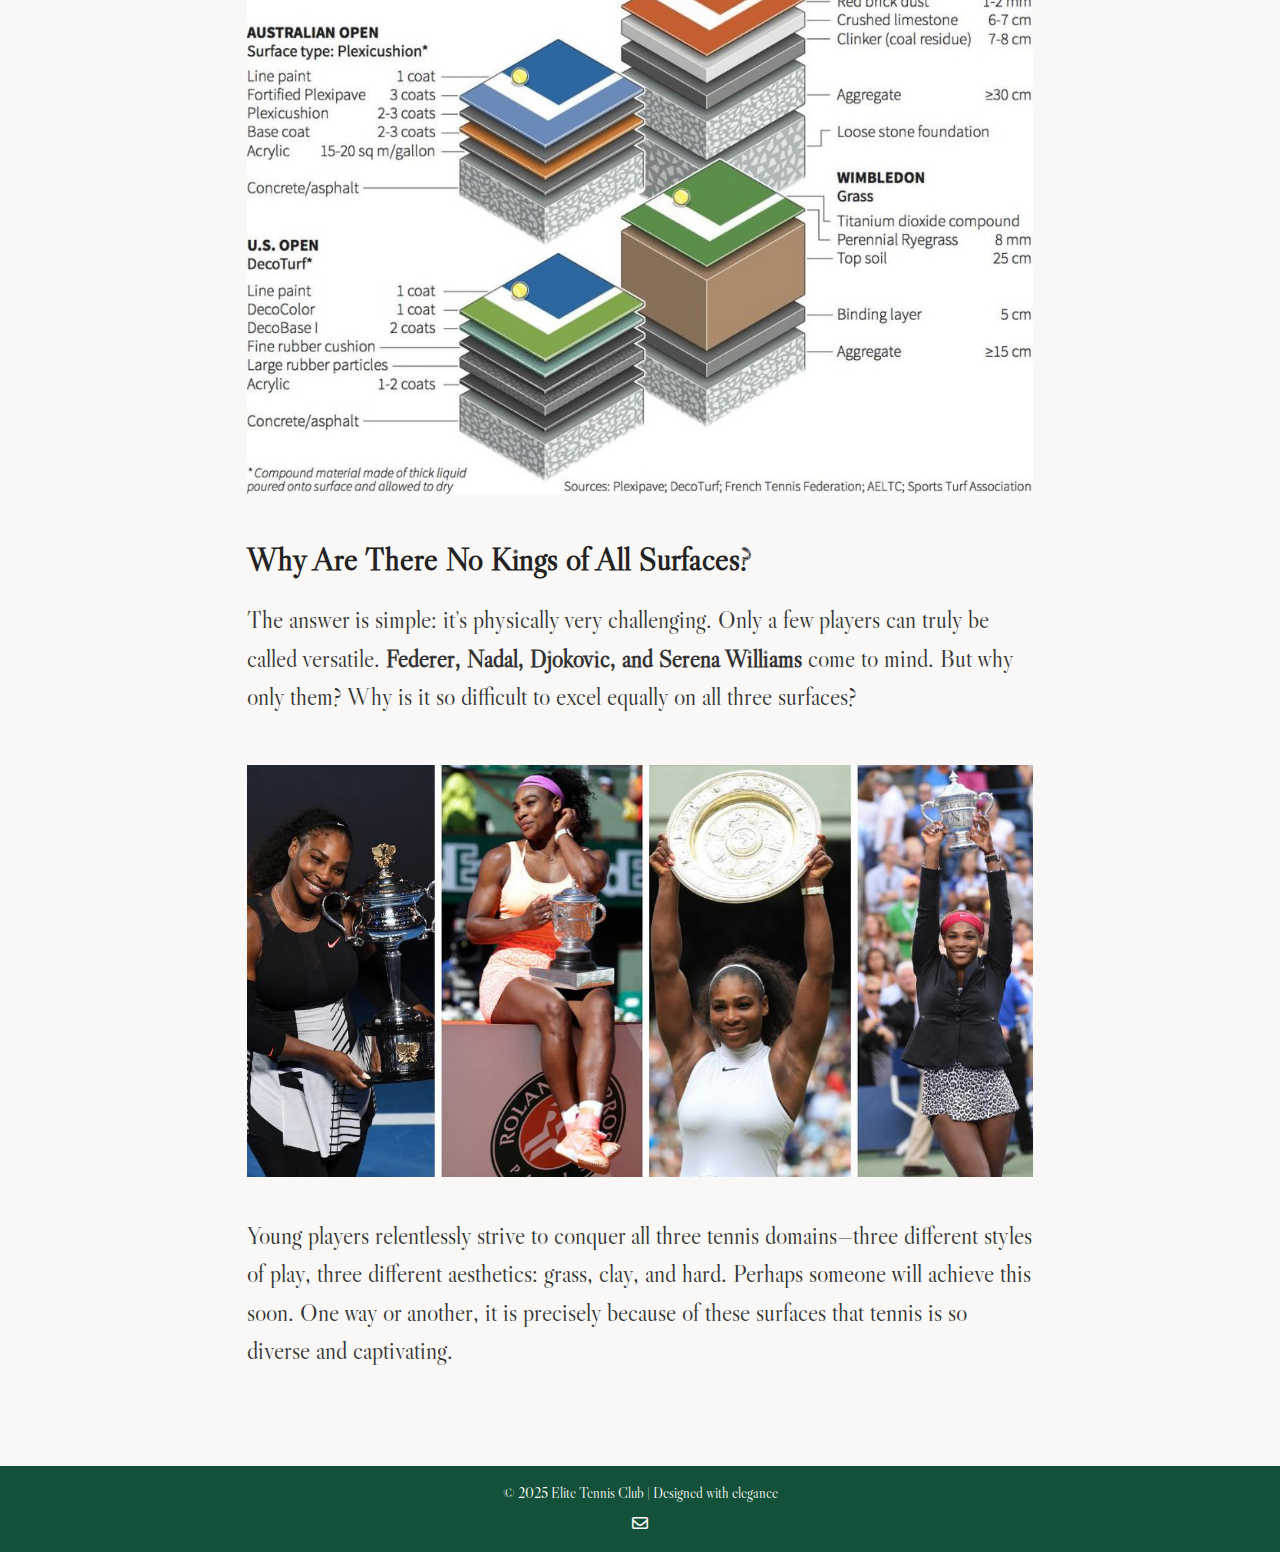
<file: surfaces.html>
<!DOCTYPE html>
<html lang="en">

<head>
    <meta charset="UTF-8">
    <meta name="viewport" content="width=device-width, initial-scale=1.0">
    <title>Elite Tennis Club</title>
    <link rel="icon" href="pics/favicon.ico" type="image/x-icon">
    <link rel="stylesheet" href="styles.css">
    <link href="https://fonts.googleapis.com/css2?family=Libre+Caslon+Display&family=Pinyon+Script&display=swap"
        rel="stylesheet">
    <link rel="stylesheet" href="https://cdnjs.cloudflare.com/ajax/libs/font-awesome/6.0.0-beta3/css/all.min.css">
    <script src="scripts.js"></script>
</head>

<body>
    <header id="main-header">
        <nav class="navigation">
            <a href="index.html" class="logo-link">
                <div class="logo">
                    <img src="pics/logo.png" alt="Logo" class="logo-img">
                    <h1>Elite Tennis Club</h1>
                </div>
            </a>

            <div id="mobile-menu" class="mobile-menu">
                <ul class="menu-content">
                    <li><a href="index.html" class="menu-link">Home</a></li>
                    <li><a href="tennis.html" class="menu-link">Tennis. What is it?</a></li>
                    <li><a href="history.html" class="menu-link">History of Tennis Fashion</a></li>
                    <li><a href="rules.html" class="menu-link">Rules</a></li>
                    <li><a href="surfaces.html" class="menu-link active">Court Surfaces</a></li>
                    <li><a href="physiology.html" class="menu-link">Physiology of Tennis</a></li>
                    <li><a href="equipment.html" class="menu-link">Equipment</a></li>
                    <li><a href="tournaments.html" class="menu-link">Tournaments. Ranking. Calendar</a></li>
                </ul>
            </div>

            <button id="menu-toggle" aria-label="Menu" class="hamburger">
                <span></span>
                <span></span>
                <span></span>
            </button>
        </nav>
    </header>


    <section class="hero-section court-surfaces-hero">
        <div class="hero-content">
            <h1 class="hero-title">The Three Elements of Tennis:
                Grass, Clay, and Hard Courts</h1>
            <p class="hero-subtitle">Discover the unique characteristics of each tennis surface.</p>
        </div>
    </section>


    <section class="about-section">
        <div class="about-content">
            <img src="pics/logo.png" alt="Elite Tennis Club Logo" class="about-logo">
            <p class="about-text">
                Tennis is more than just rackets, balls, and battles of character.
                It's also about three unique surfaces—grass, clay, and hard courts—each
                shaping its own style of play. But what are their differences? Why do
                some players become kings of grass, others legends of clay, and still
                others dominate on hard courts? Let’s dive in.
            </p>
        </div>
    </section>

    <section class="photo-row-section">
        <div class="photo-row">
            <img src="pics/grass-game.jpg" alt="Grass">
            <img src="pics/clay-bag.jpg" alt="Clay">
            <img src="pics/surface2.jpg" alt="Hard">
        </div>
    </section>


    <section class="content-section">
        <div class="content-container">
            <h2>Grass: The Aristocracy of Tennis</h2>
            <ul>
                <li><strong>The first tennis surface in history.</strong></li>
                <li><strong>Birthplace:</strong> England, late 19th century.</li>
                <li><strong>Materials:</strong> Grass types and grains.</li>
                <li><strong>Strengths:</strong> Beauty and aesthetics.</li>
                <li><strong>Weaknesses:</strong> Too expensive to produce and maintain, weather-dependent.</li>
                <li><strong>Season:</strong> June–July, Europe.</li>
                <li><strong>Number of tournaments:</strong> 15.</li>
                <li><strong>Main tournament:</strong> Wimbledon, England.</li>
            </ul>
        </div>
    </section>

    <section class="photo-row-section">
        <div class="photo-row">
            <img src="pics/1.jpg" alt="Wimbledon Alcaraz">
            <img src="pics/2.jpg" alt="Grass Court">
            <img src="pics/3.jpg" alt="Wimbledon Logo">
        </div>
    </section>

    <section class="content-section">
        <div class="content-container">
            <h2>Clay: Rugged Tradition</h2>
            <ul>
                <li><strong>The second tennis surface in history.</strong></li>
                <li><strong>Birthplace:</strong> Cannes, France, late 19th–early 20th century.</li>
                <li><strong>Materials:</strong> Crushed bricks, a mix of clay and sand.</li>
                <li><strong>Strengths:</strong> Affordable and easy to produce.</li>
                <li><strong>Weaknesses:</strong> Stains clothing, requires meticulous maintenance, weather-sensitive.
                </li>
                <li><strong>Season:</strong> February in Latin America, April–July in Europe.</li>
                <li><strong>Number of tournaments:</strong> 31.</li>
                <li><strong>Main tournament:</strong> Roland Garros, Paris, France.</li>
            </ul>
        </div>
    </section>

    <section class="photo-row-section">
        <div class="photo-row">
            <img src="pics/4.jpg" alt="Clay Court">
            <img src="pics/5.jpg" alt="Iga Swiatek Roland Garros">
            <img src="pics/6.jpg" alt="Roland Garros Logo">
        </div>
    </section>

    <section class="content-section">
        <div class="content-container">
            <h2>Hard Courts: The Modern Standard</h2>
            <ul>
                <li><strong>The most popular surface today.</strong></li>
                <li><strong>Birthplace:</strong> USA, 1970s.</li>
                <li><strong>Materials:</strong> Concrete, asphalt, acrylic coatings.</li>
                <li><strong>Strengths:</strong> Relatively inexpensive to produce, low-maintenance,
                    adjustable speed and color.</li>
                <li><strong>Weaknesses:</strong> High impact on joints, wears down shoes quickly.</li>
                <li><strong>Season:</strong> January in Australia, March–April in the USA,
                    August–November in North and South America, Europe, Asia.</li>
                <li><strong>Number of tournaments:</strong> 60.</li>
                <li><strong>Main tournaments:</strong> Australian Open, US Open.</li>
            </ul>
        </div>
    </section>

    <section class="photo-row-section">
        <div class="photo-row">
            <img src="pics/7.jpg" alt="Australian Open Logo">
            <img src="pics/8.jpg" alt="Hard Court">
            <img src="pics/9.jpg" alt="US Open Logo">
        </div>
    </section>

    <section class="content-section">
        <div class="content-container">
            <h2>Differences in Gameplay on Surfaces</h2>
            <p>Grass, clay, and hard courts differ fundamentally.
                To understand these differences, focus on one key moment:
                the split second when the ball contacts the court after a hit.</p>
            <img src="pics/Bouncing-tennis-ball.jpg" alt="Bouncing Tennis Ball" class="content-image">

            <h3>Grass Courts</h3>
            <p>Approximately, when hitting the ball at a speed of 100 km/h and at an angle of 30°, the ball retains a
                speed of 73 km/h after the bounce and rebounds at an angle of 36°. Near the baseline, such a ball is
                played at a height of 134 cm. These characteristics make grass courts the fastest.</p>
            <p>On these courts, it is crucial to have instant reactions, quick footwork, excellent flat and sliced
                shots, strong serves, and efficient net play. Most rallies end in one or two strokes. Players hit many
                aces and often approach the net.</p>
            <p>On grass courts, there’s no time to prepare shots; responses must be immediate and always taken at a low
                point. In all these components, <strong>Roger Federer</strong> was unparalleled.</p>
            <img src="pics/federer.jpg" alt="Roger Federer on Grass Court" class="content-image">

            <h3>Clay Courts</h3>
            <p>When hitting the ball at a speed of 100 km/h and at an angle of 30°, the ball retains a speed of 57 km/h
                after the bounce and rebounds at an angle of 44°. Near the baseline, such a ball is played at a height
                of 170 cm. Based on these characteristics, we can confidently state that clay courts are the slowest.
            </p>
            <p>To play on clay, endurance, tactical skills, and ball spin are critical. It’s precisely the spin that
                makes <strong>Rafael Nadal</strong> the King of Clay. Nadal spins the ball at a speed of 3,200
                revolutions per minute, whereas others typically spin the ball in the range of 2,000 to 2,700
                revolutions per minute. This allows him to achieve an explosive effect after the bounce, forcing the
                opponent to play it in a very uncomfortable, high position.</p>

            <img src="pics/nadal.jpg" alt="Rafael Nadal on Clay Court" class="content-image">

            <h3>Hard Courts</h3>
            <p>When hitting the ball at a speed of 100 km/h and at an angle of 30°, the ball retains a speed of 67 km/h
                after the bounce and rebounds at an angle of 41°. Near the baseline, such a ball is played at a height
                of 162 cm.</p>
            <p>Finally, we arrive at the average characteristics of hard courts: faster than clay but slower than grass.
                Here, it’s essential to incorporate the best of both grass and clay gameplay, as most tournaments are
                played on hard courts. This surface is truly universal but also the most demanding.</p>
            <p>Due to the firm grip of the surface, the knees, joints, and back experience significant strain. Without a
                doubt, <strong>Novak Djokovic</strong> is the King of Hard Courts. His ability to move on hard surfaces,
                thanks to his flexibility and agility, is unmatched.</p>
            <img src="pics/djokovich.jpg" alt="Novak Djokovic on Hard Court" class="content-image">

            <h2>How Does Weather Affect Surfaces?</h2>
            <p>The dynamics of tennis surfaces are fascinating, but they become even more intriguing when we consider
                how weather conditions can alter them.</p>
            <p><strong>Grass</strong> is highly sensitive during growth. If the weather is humid during this period, the
                grass becomes lush and slippery. In contrast, during hot weather, the grass wears out more quickly and,
                as a result, becomes faster.</p>
            <p><strong>Clay</strong> performs differently based on air humidity. It plays faster in dry conditions
                compared to when the air is moist. Additionally, clay is quicker at higher altitudes, such as in Madrid,
                where the thinner air affects play. This is one reason why Rafael Nadal has won fewer titles at this
                specific clay tournament.</p>
            <p><strong>Hard courts</strong> vary throughout the day. They are faster in the morning under the sun but
                tend to slow down by evening.</p>
            <img src="pics/differences.jpg" alt="Different Surfaces" class="content-image">

            <h2>Why Are There No Kings of All Surfaces?</h2>
            <p>The answer is simple: it’s physically very challenging.
                Only a few players can truly be called versatile. <strong>Federer, Nadal, Djokovic, and
                    Serena Williams</strong> come to mind. But why only them? Why is it so difficult
                to excel equally on all three surfaces?</p>
            <img src="pics/serena-williams.jpg" alt="Serena Williams" class="content-image">
            <p>Young players relentlessly strive to conquer all three tennis domains—three different styles
                of play, three different aesthetics: grass, clay, and hard. Perhaps someone will achieve
                this soon. One way or another, it is precisely because of these surfaces that tennis
                is so diverse and captivating.</p>
        </div>
    </section>

    <footer>
        <p>© 2025 Elite Tennis Club | Designed with elegance</p>
        <div class="footer-icons">
            <a href="mailto:vboika2@stu.vistula.edu.pl" aria-label="Send an email to Elite Tennis Club">
                <i class="fa-regular fa-envelope"></i></a>
        </div>
    </footer>


</body>

</html>
</file>
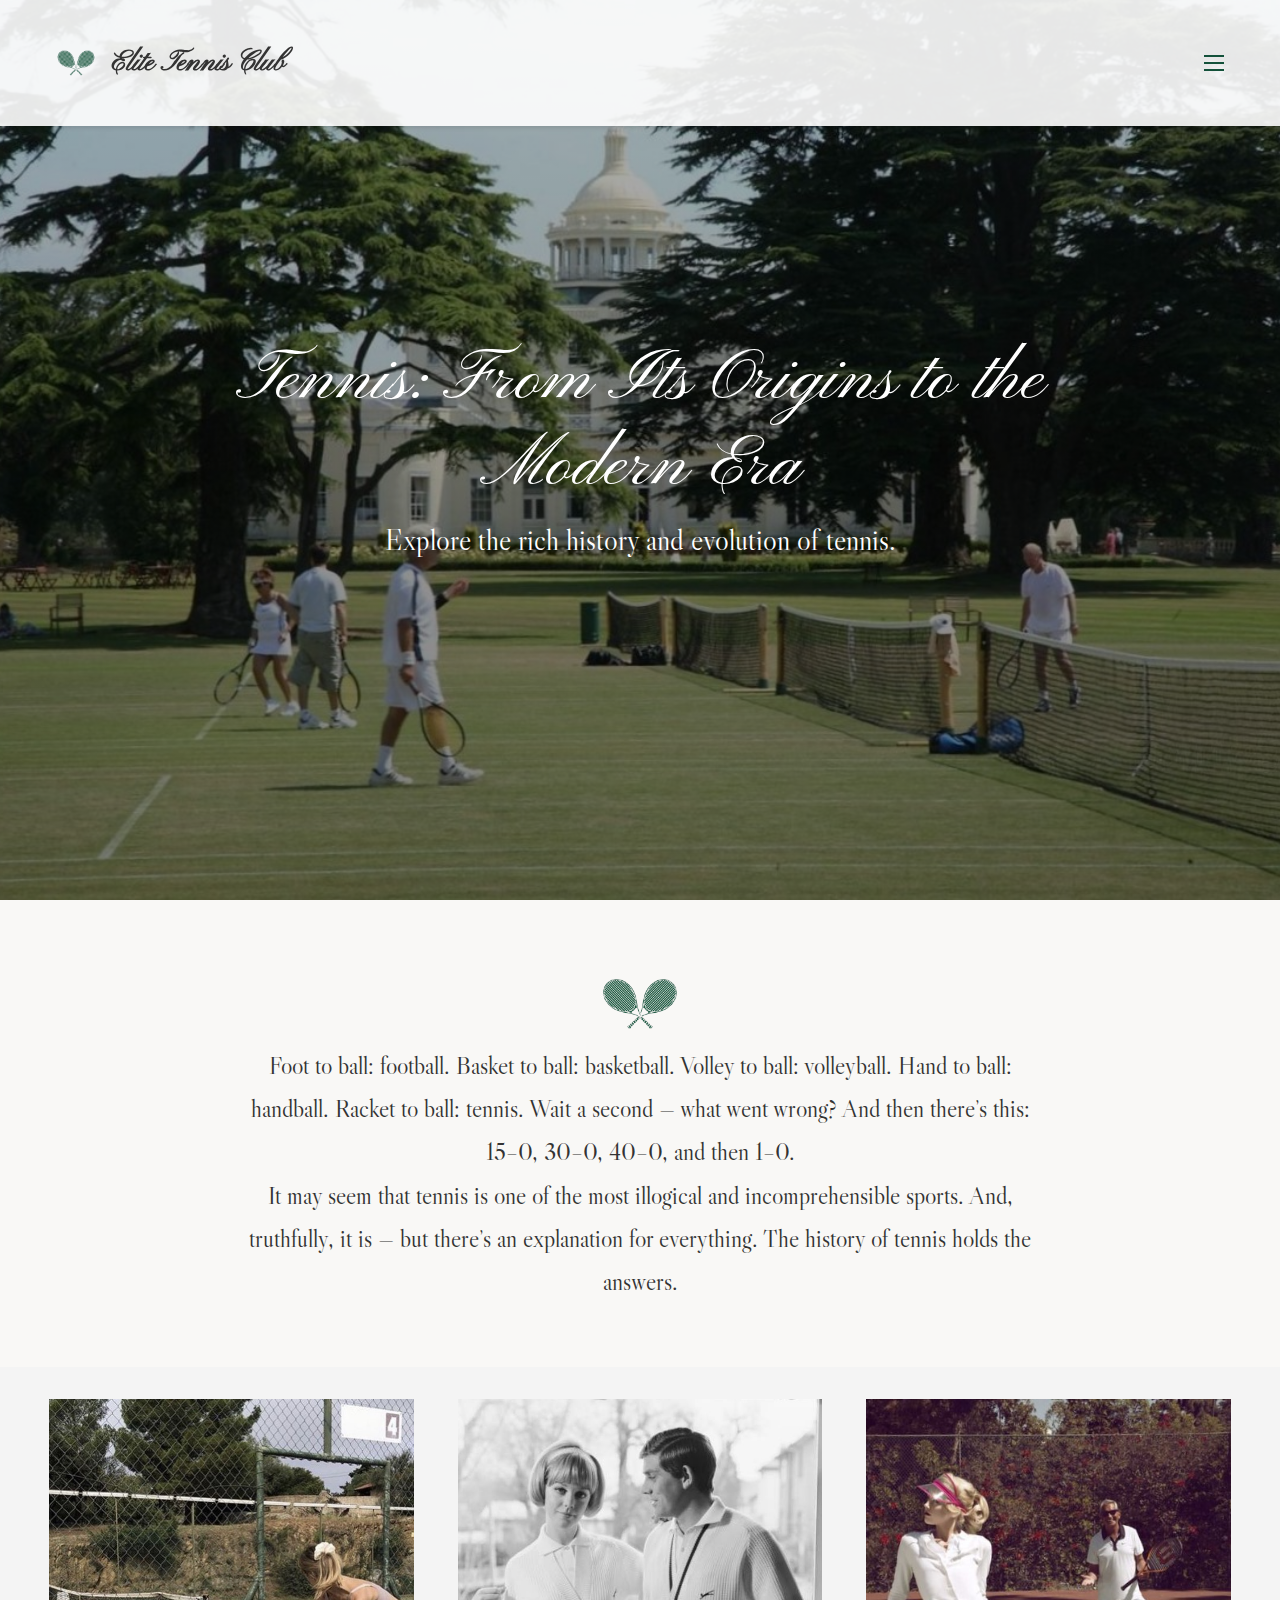
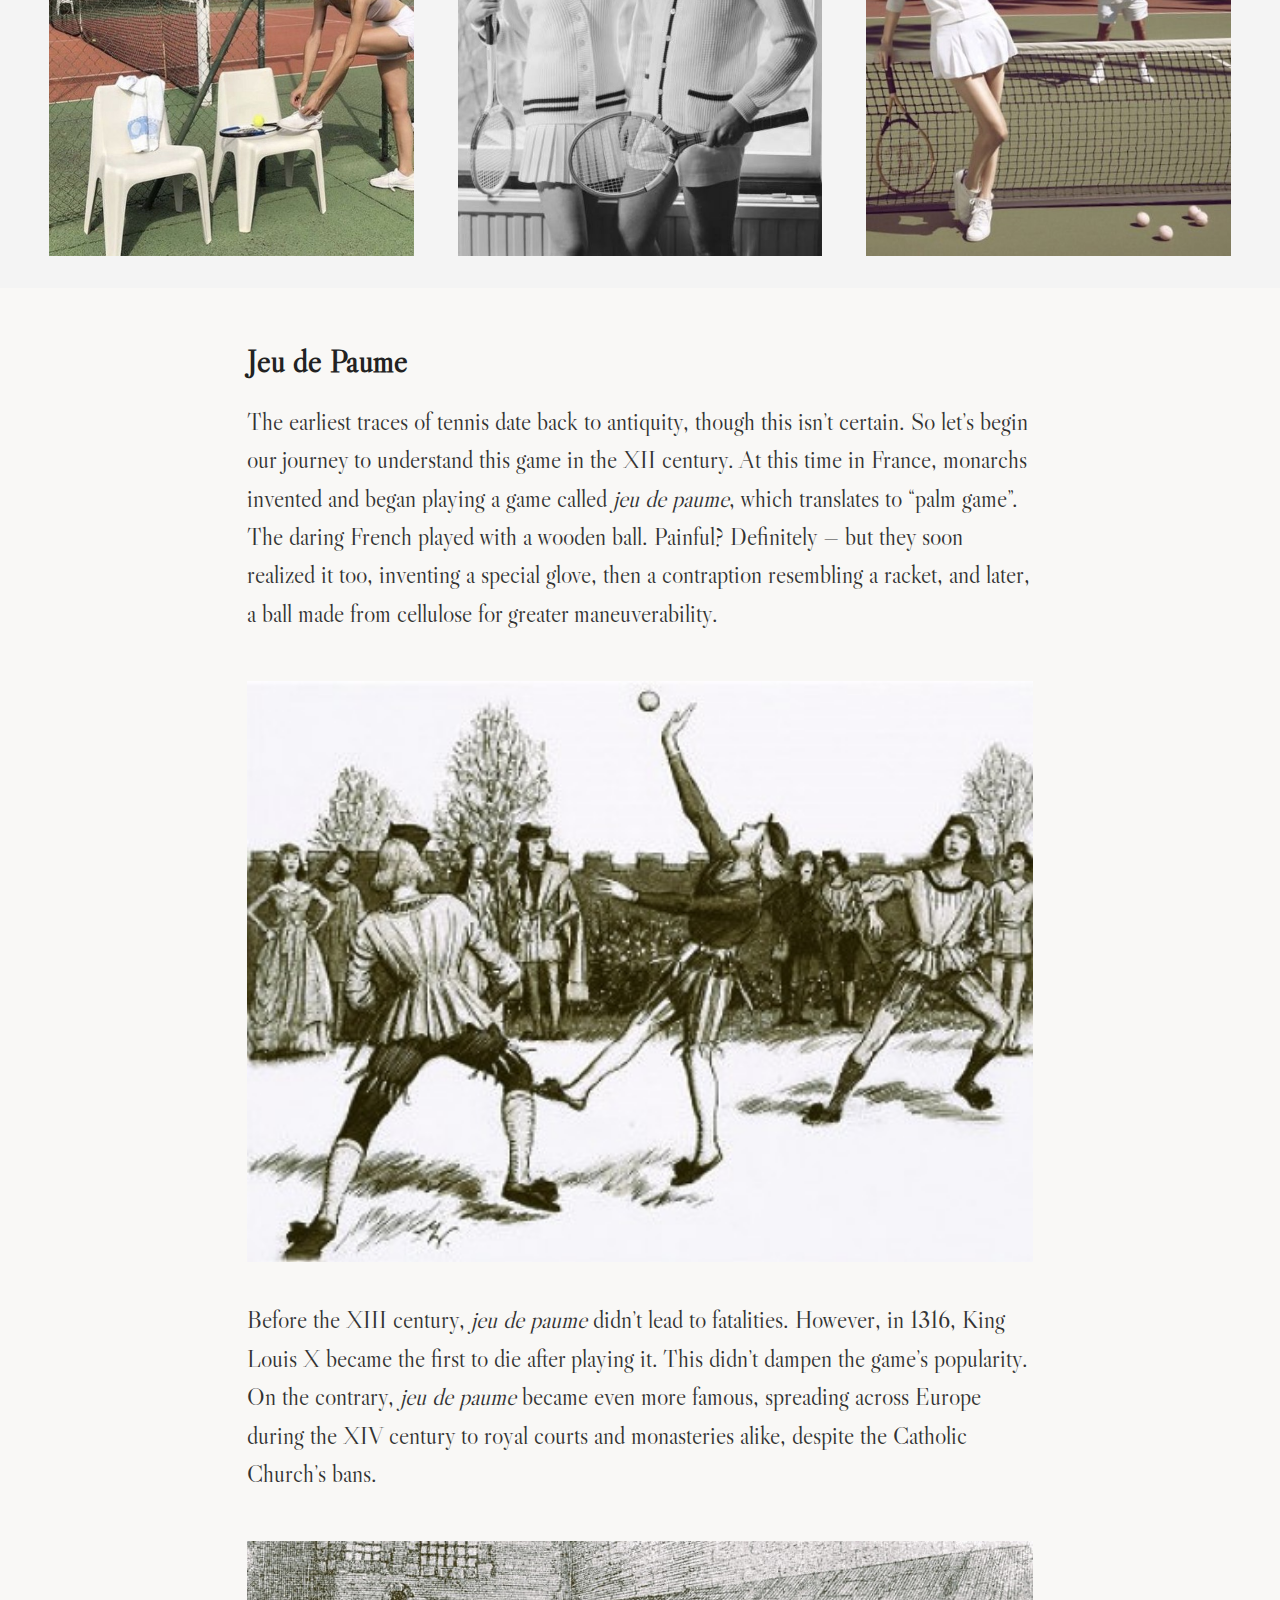
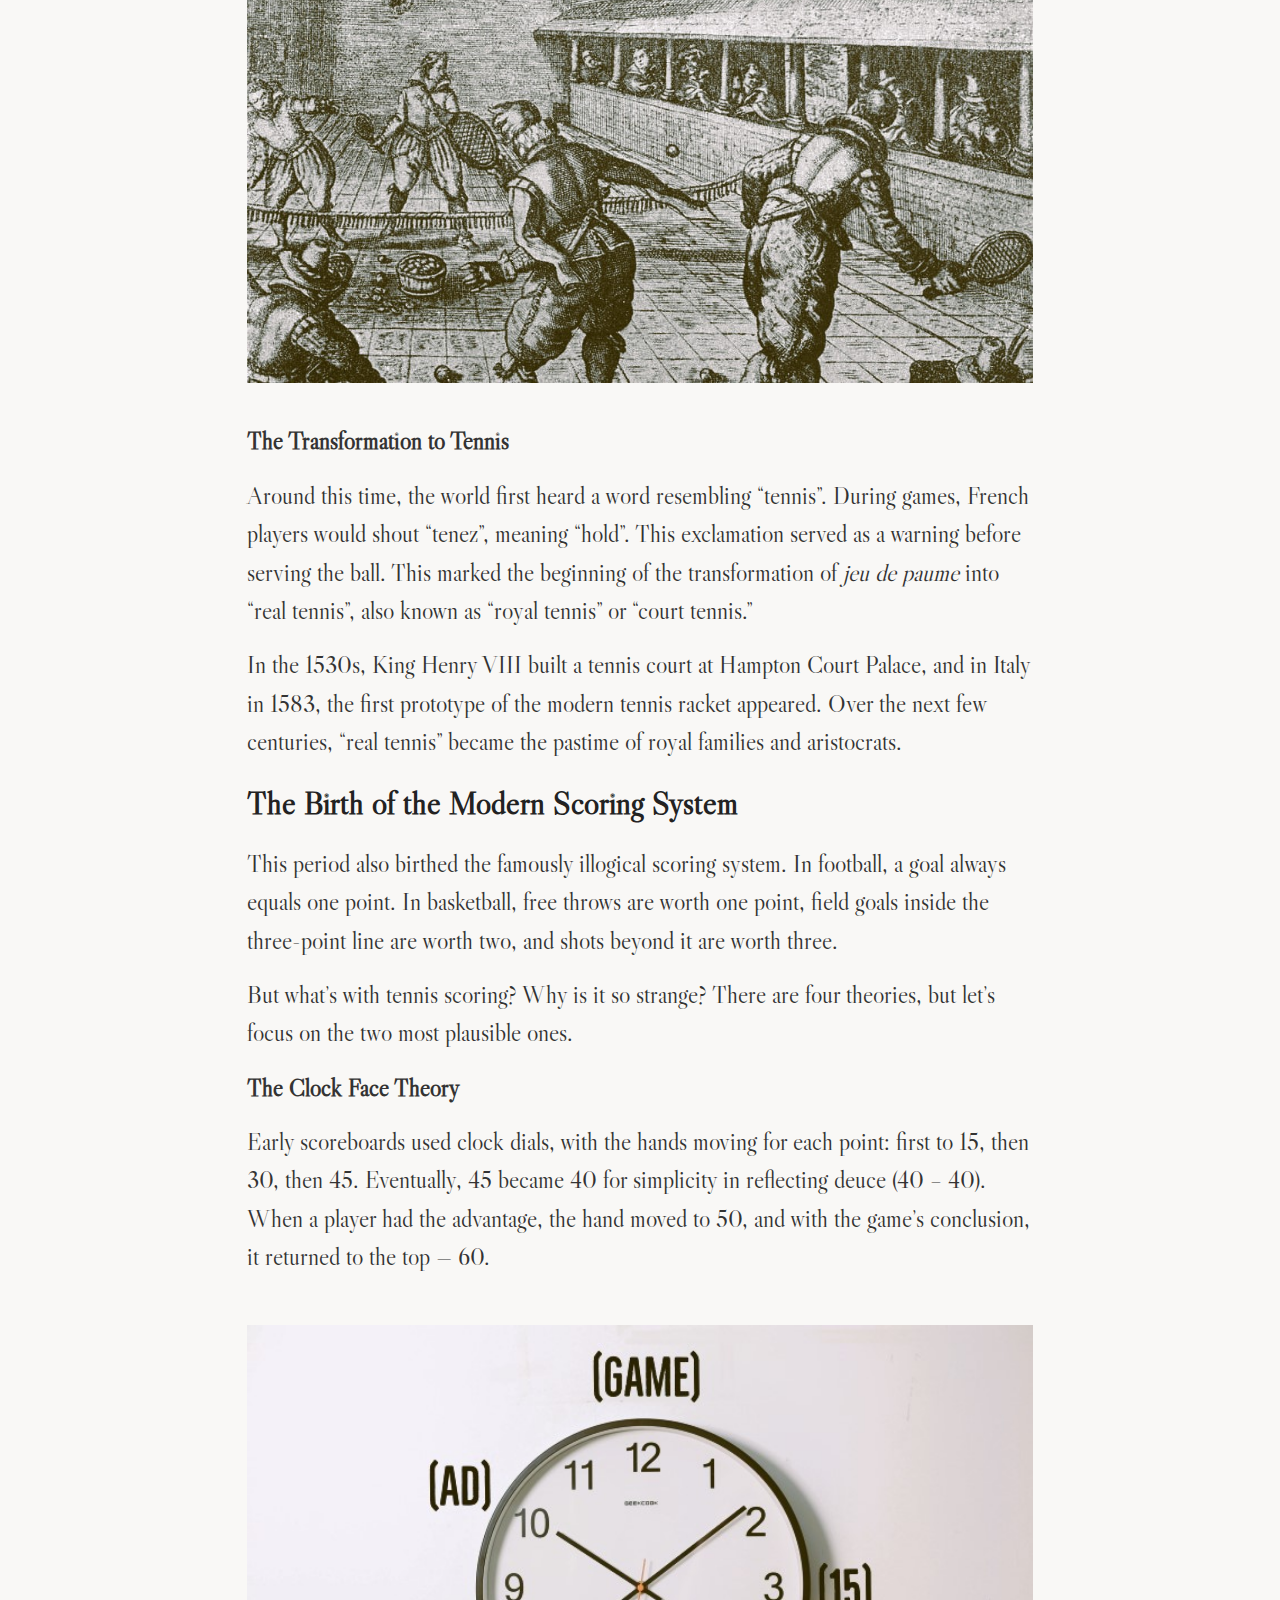
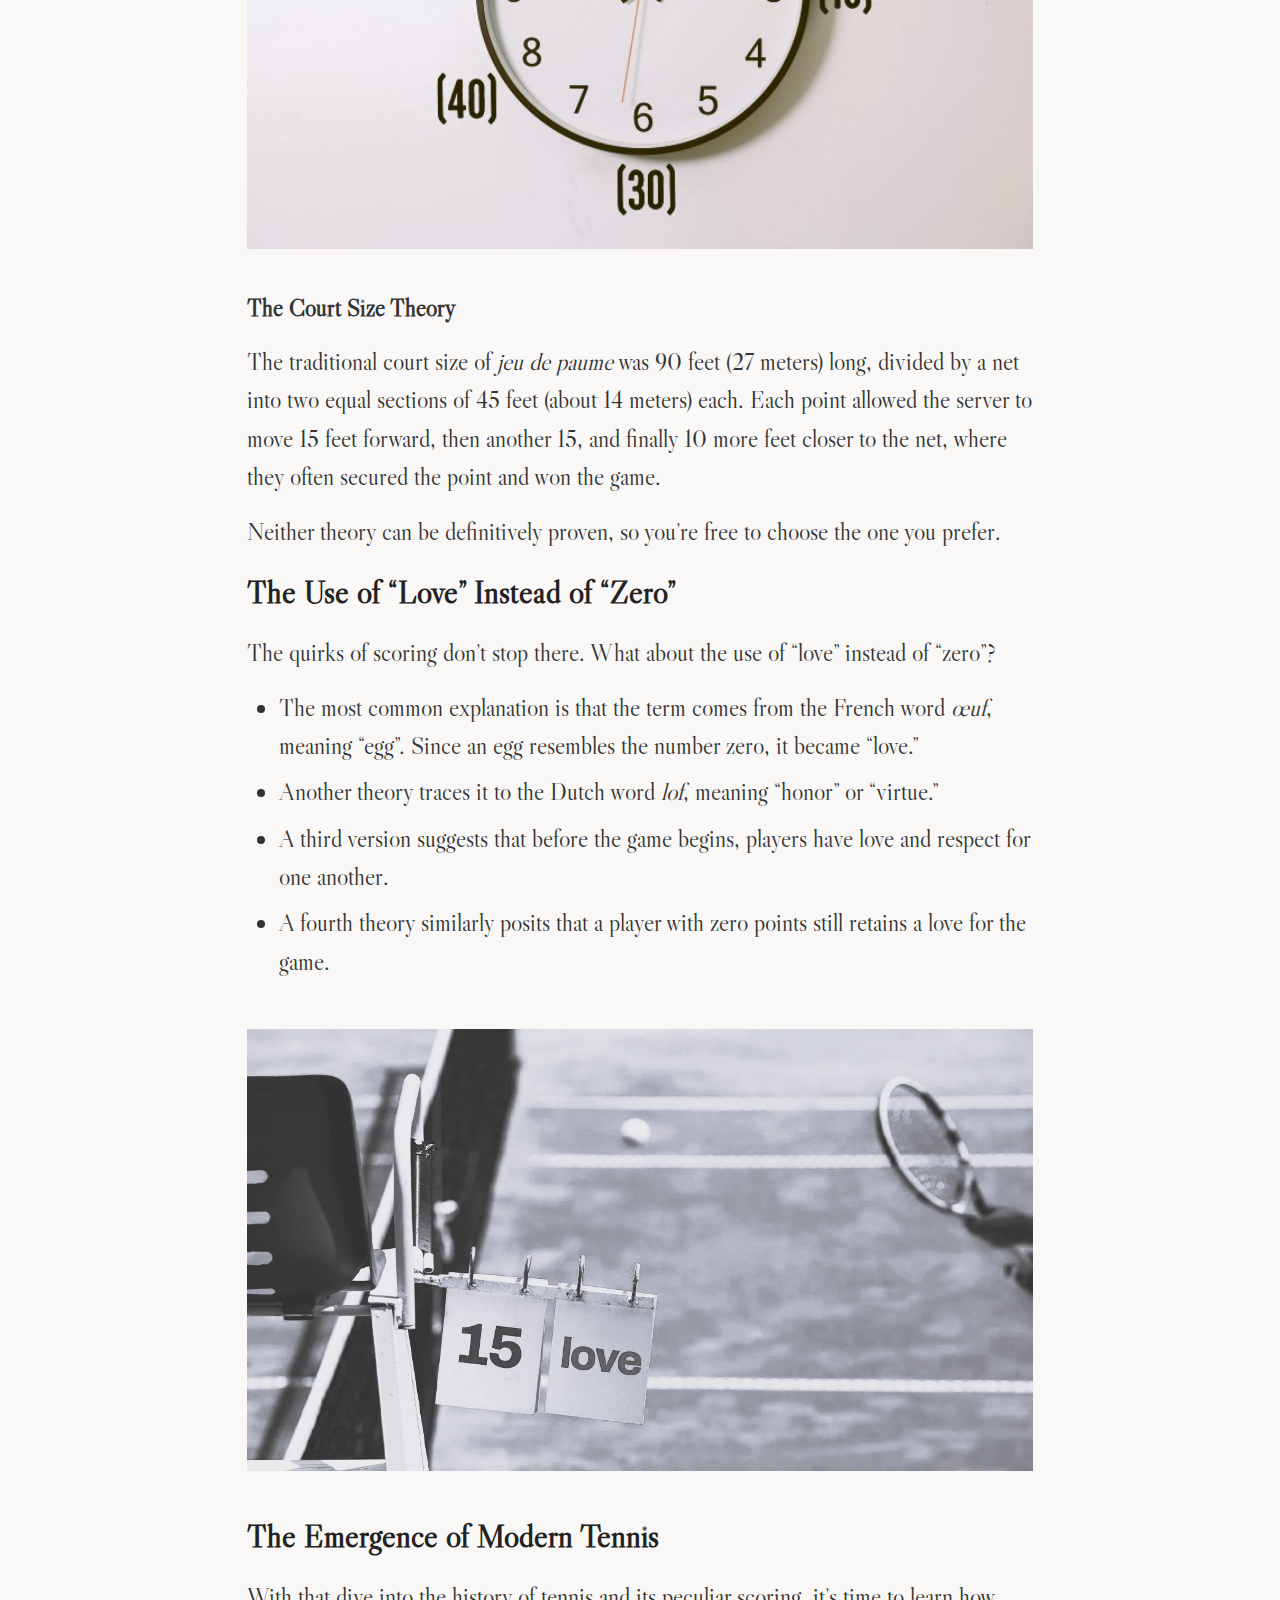
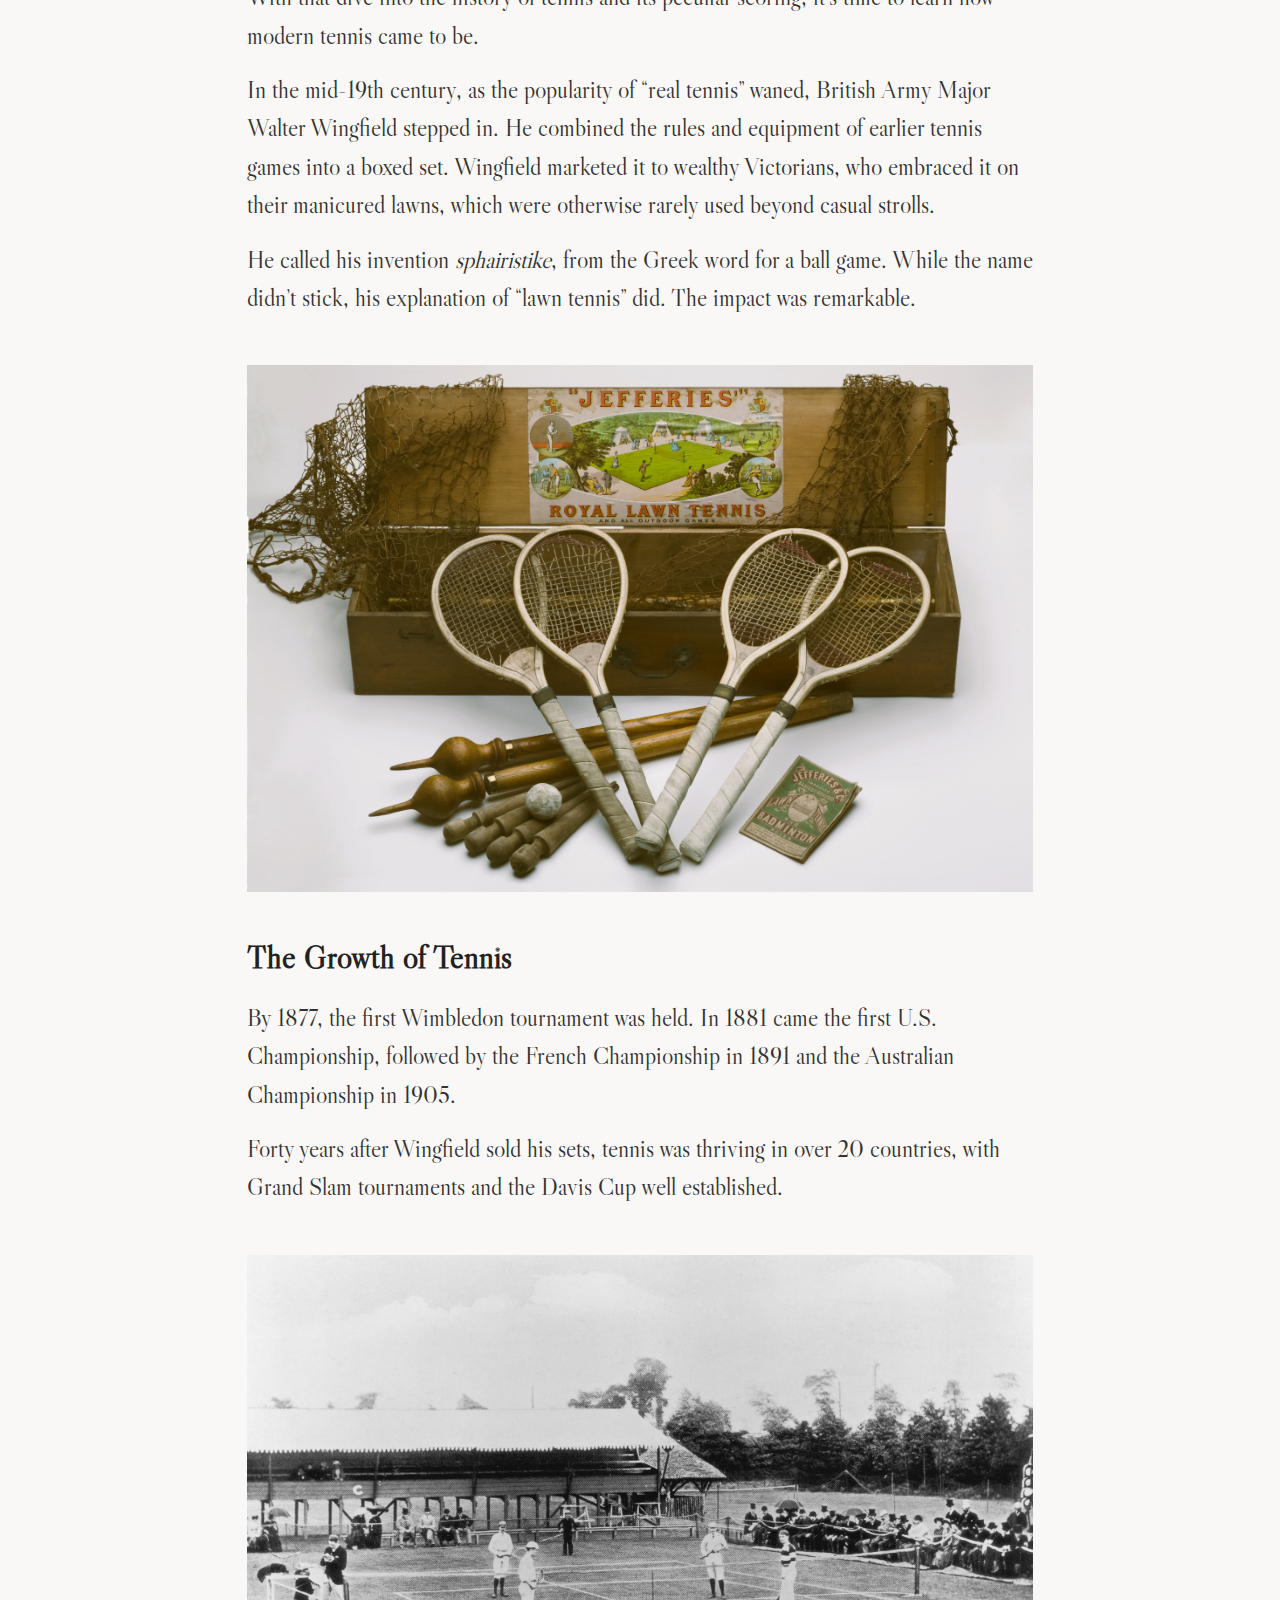
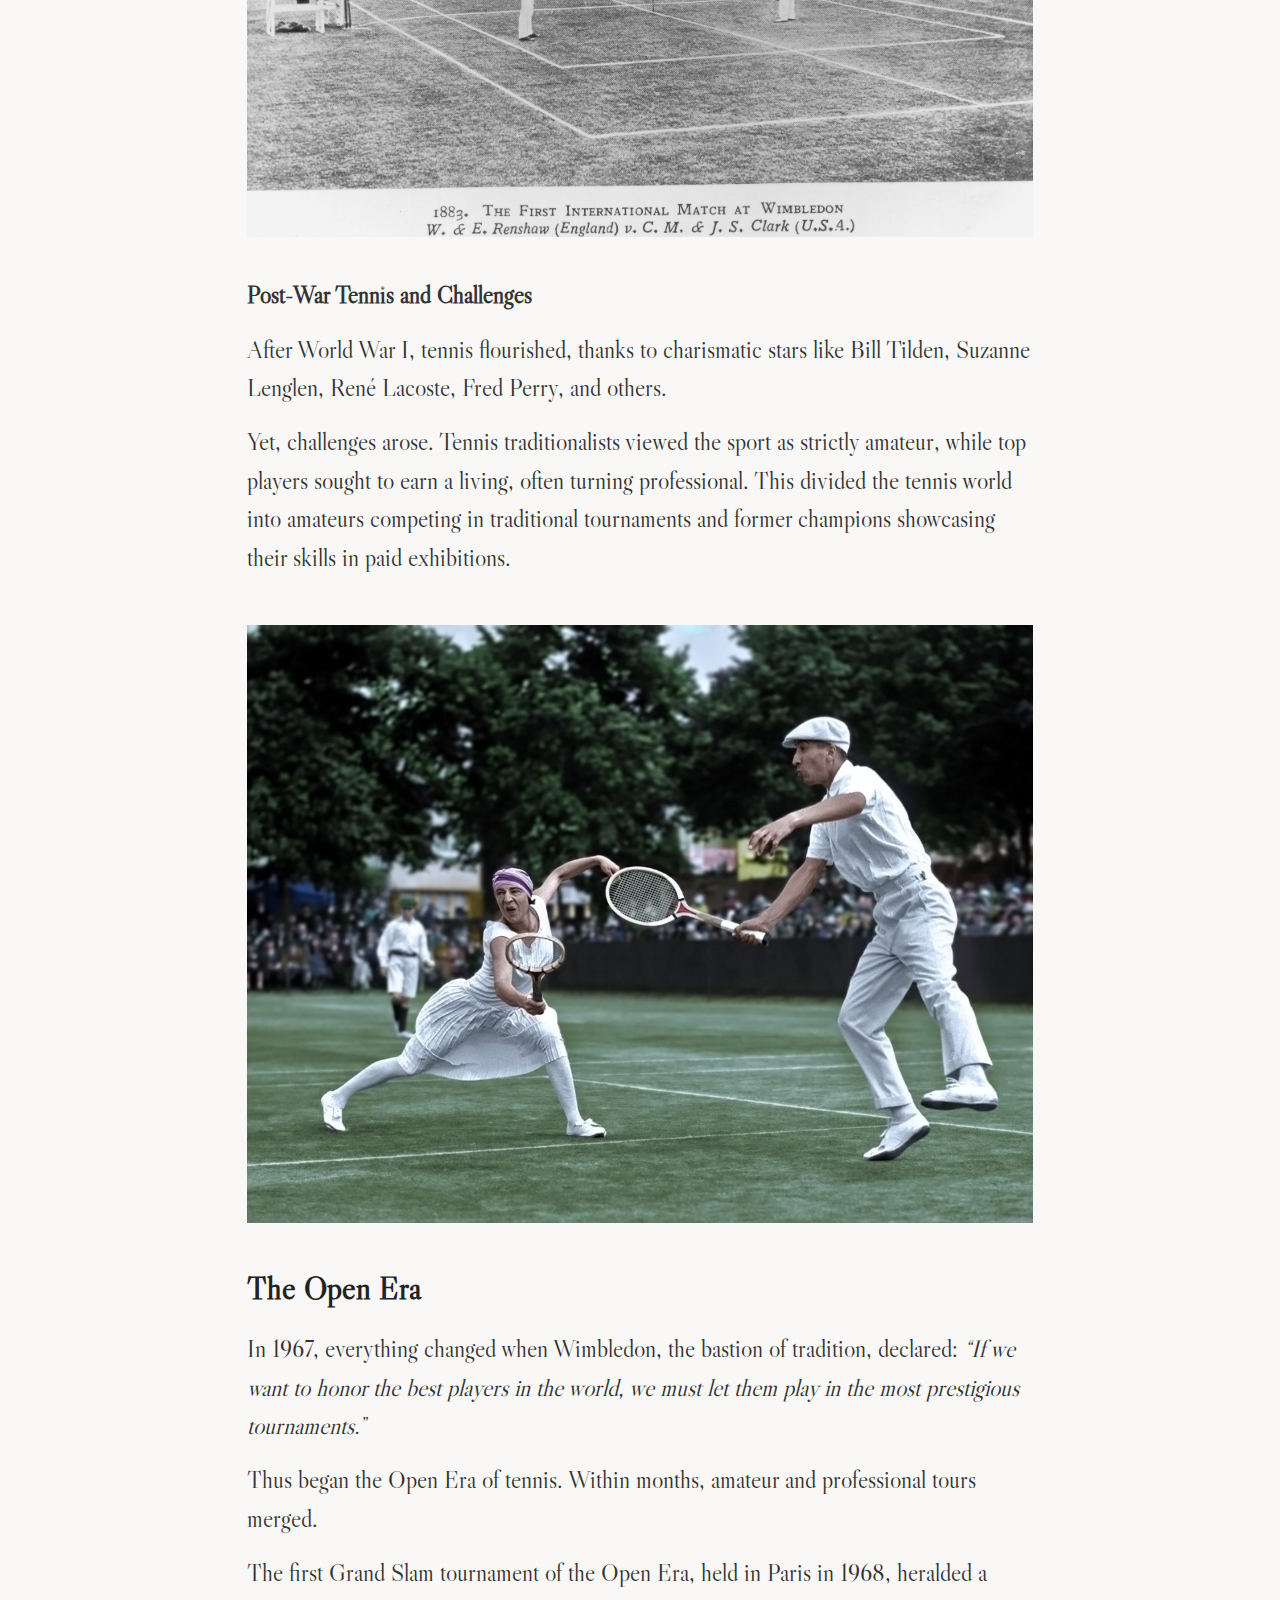
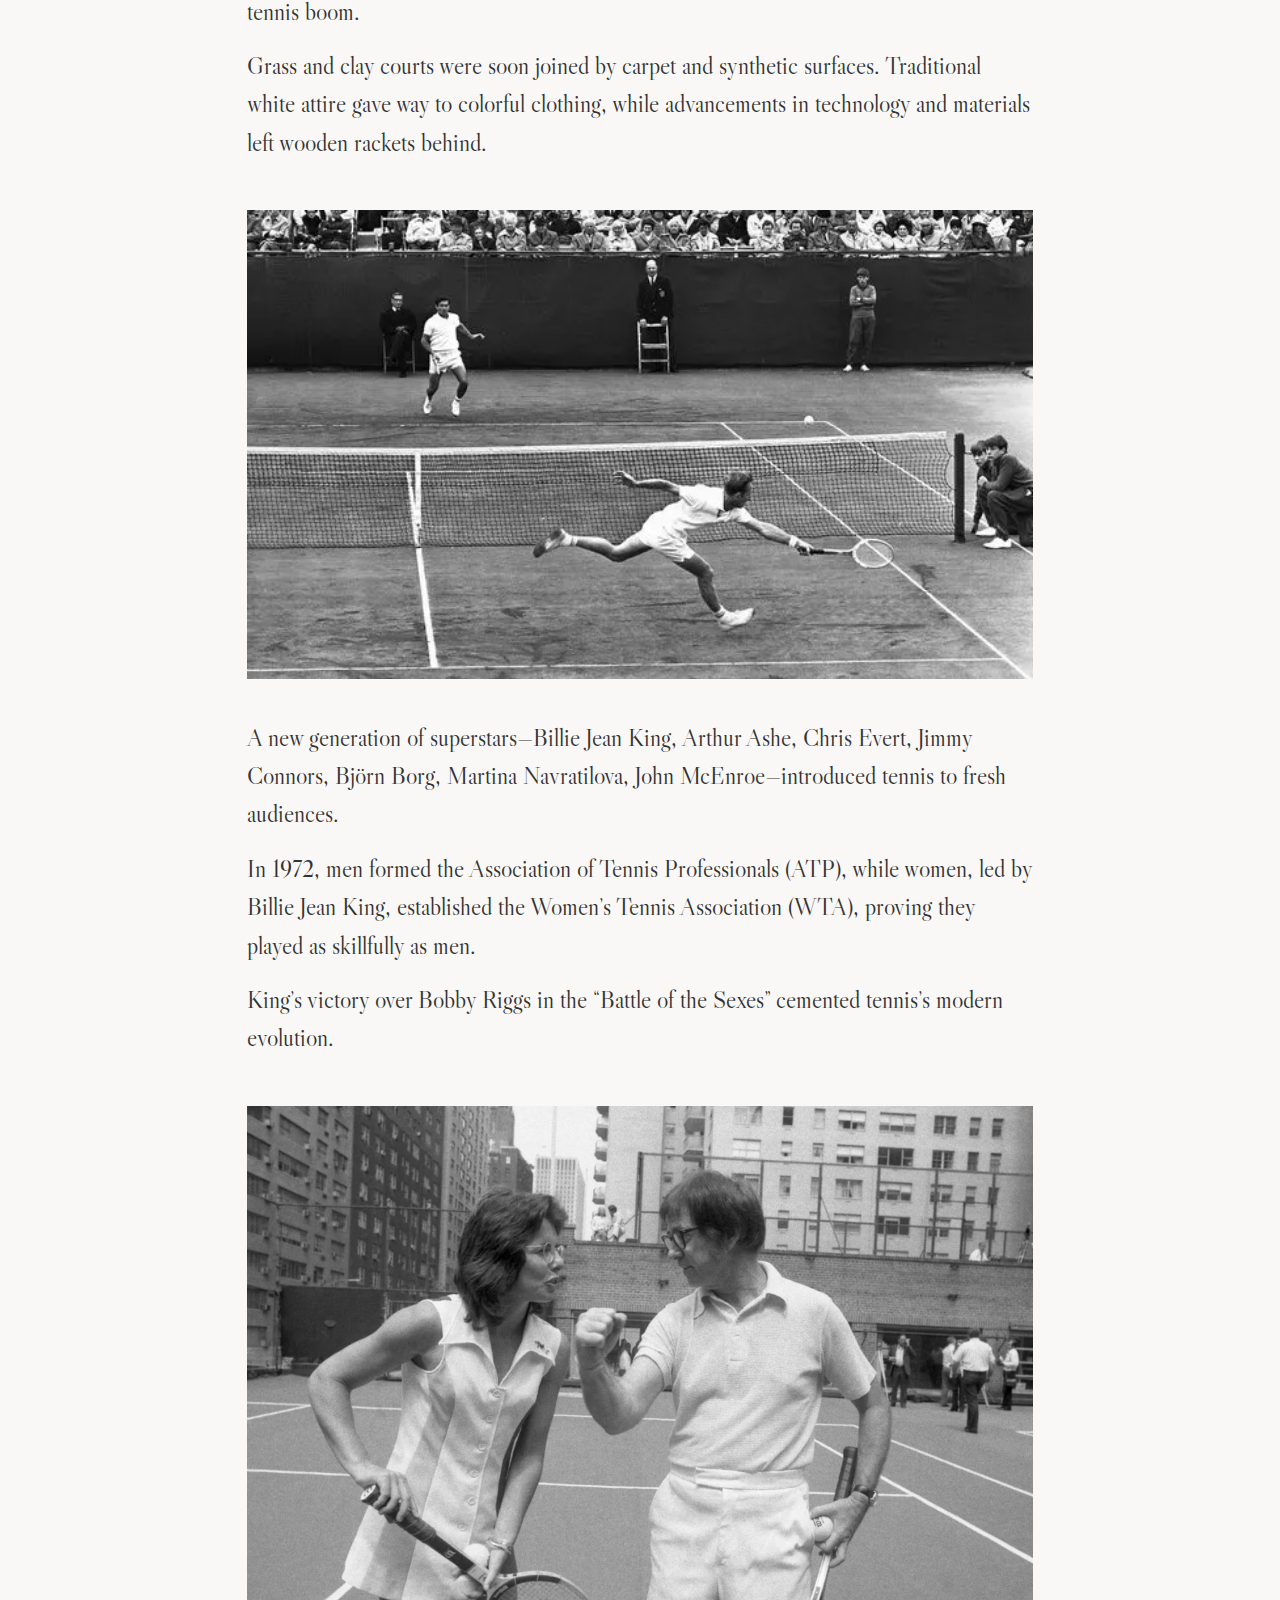
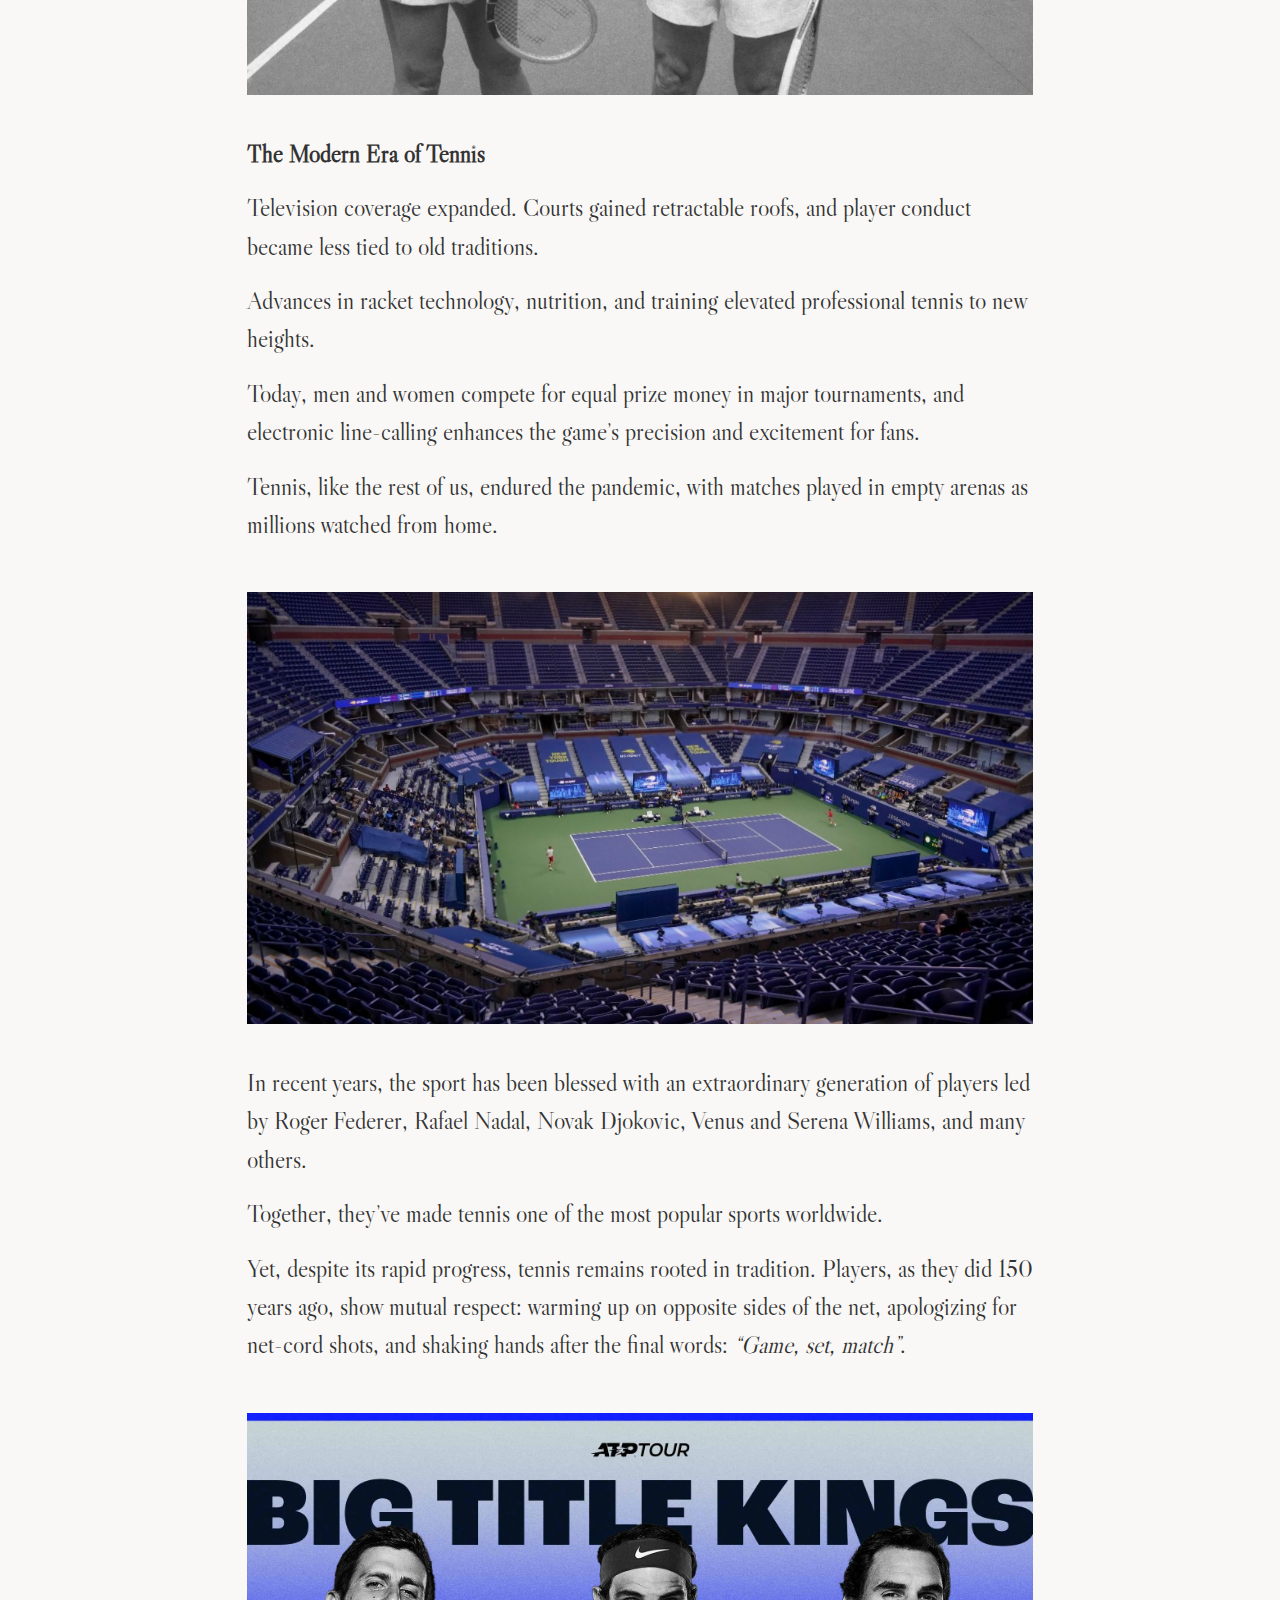
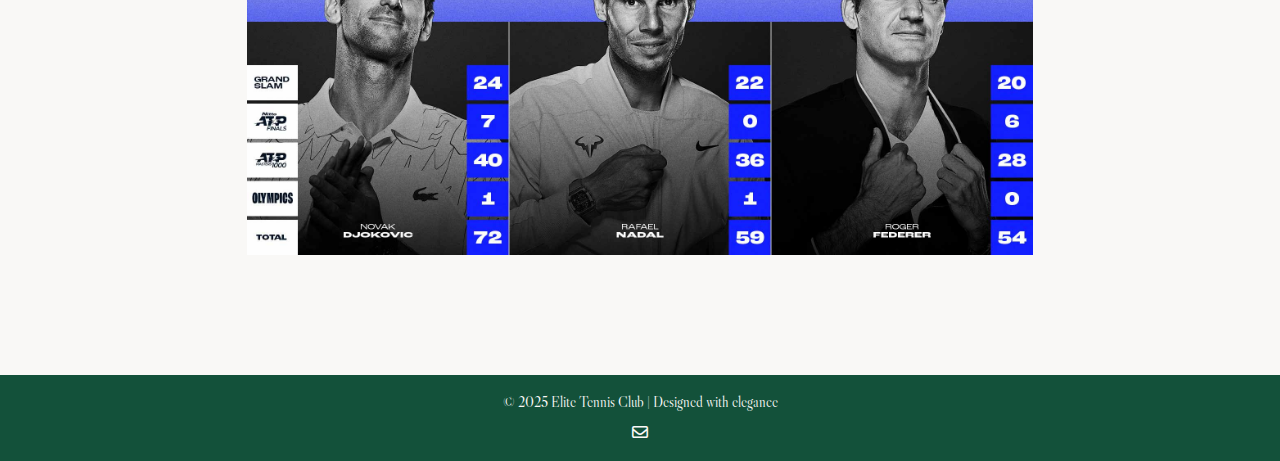
<file: tennis.html>
<!DOCTYPE html>
<html lang="en">

<head>
    <meta charset="UTF-8">
    <meta name="viewport" content="width=device-width, initial-scale=1.0">
    <title>Elite Tennis Club</title>
    <link rel="icon" href="pics/favicon.ico" type="image/x-icon">
    <link rel="stylesheet" href="styles.css">
    <link href="https://fonts.googleapis.com/css2?family=Libre+Caslon+Display&family=Pinyon+Script&display=swap"
        rel="stylesheet">
    <link rel="stylesheet" href="https://cdnjs.cloudflare.com/ajax/libs/font-awesome/6.0.0-beta3/css/all.min.css">
    <script src="scripts.js"></script>
</head>

<body>

    <header id="main-header">
        <nav class="navigation">
            <a href="index.html" class="logo-link">
                <div class="logo">
                    <img src="pics/logo.png" alt="Logo" class="logo-img">
                    <h1>Elite Tennis Club</h1>
                </div>
            </a>
            <div id="mobile-menu" class="mobile-menu">
                <ul class="menu-content">
                    <li><a href="index.html" class="menu-link">Home</a></li>
                    <li><a href="tennis.html" class="menu-link active">Tennis. What is it?</a></li>
                    <li><a href="history.html" class="menu-link">History of Tennis Fashion</a></li>
                    <li><a href="rules.html" class="menu-link">Rules</a></li>
                    <li><a href="surfaces.html" class="menu-link">Court Surfaces</a></li>
                    <li><a href="physiology.html" class="menu-link">Physiology of Tennis</a></li>
                    <li><a href="equipment.html" class="menu-link">Equipment</a></li>
                    <li><a href="tournaments.html" class="menu-link">Tournaments. Ranking. Calendar</a></li>
                </ul>
            </div>
            <button id="menu-toggle" aria-label="Menu" class="hamburger">
                <span></span>
                <span></span>
                <span></span>
            </button>
        </nav>
    </header>

    <section class="hero-section tennis-hero">
        <div class="hero-content">
            <h1 class="hero-title">Tennis: From Its Origins to the Modern Era</h1>
            <p class="hero-subtitle">Explore the rich history and evolution of tennis.</p>
        </div>
    </section>

    <section class="about-section">
        <div class="about-content">
            <img src="pics/logo.png" alt="Elite Tennis Club Logo" class="about-logo">
            <p class="about-text">Foot to ball: football. Basket to ball: basketball.
                Volley to ball: volleyball. Hand to ball: handball.
                Racket to ball: tennis. Wait a second — what went wrong?
                And then there’s this:</p>
            <p class="about-text">15–0, 30–0, 40–0, and then 1–0.</p>
            <p class="about-text">It may seem that tennis is one of the most illogical and
                incomprehensible sports. And, truthfully, it is — but there’s an
                explanation for everything. The history of tennis holds the
                answers.</p>
        </div>
    </section>

    <section class="photo-row-section">
        <div class="photo-row">
            <img src="pics/red-hard.jpg" alt="Bjorn Borg">
            <img src="pics/tennis-couple.jpg" alt="Tennis Couple">
            <img src="pics/old-photo.jpg" alt="Princess Diana">
        </div>
    </section>

    <section class="content-section">
        <div class="content-container">
            <h2>Jeu de Paume</h2>
            <p>The earliest traces of tennis date back to antiquity, though this
                isn’t certain. So let’s begin our journey to understand this game
                in the XII century. At this time in France, monarchs invented and
                began playing a game called <em>jeu de paume</em>, which translates
                to “palm game”. The daring French played with a wooden ball.
                Painful? Definitely — but they soon realized it too, inventing a
                special glove, then a contraption resembling a racket, and later,
                a ball made from cellulose for greater maneuverability.</p>
            <img src="pics/jeu-de-paume.jpg" alt="Jeu de Paume" class="content-image">


            <p>Before the XIII century, <em>jeu de paume</em> didn’t lead to
                fatalities. However, in 1316, King Louis X became the first to die
                after playing it. This didn’t dampen the game’s popularity. On the
                contrary, <em>jeu de paume</em> became even more famous, spreading
                across Europe during the XIV century to royal courts and monasteries
                alike, despite the Catholic Church’s bans.</p>
            <img src="pics/tennis-history.jpg" alt="History of Tennis" class="content-image">

            <h3>The Transformation to Tennis</h3>
            <p>Around this time, the world first heard a word resembling “tennis”. During
                games, French players would shout “tenez”, meaning “hold”. This
                exclamation served as a warning before serving the ball. This marked the
                beginning of the transformation of <em>jeu de paume</em> into “real tennis”,
                also known as “royal tennis” or “court tennis.”</p>
            <p>In the 1530s, King Henry VIII built a tennis court at Hampton Court Palace,
                and in Italy in 1583, the first prototype of the modern tennis racket
                appeared. Over the next few centuries, “real tennis” became the pastime of
                royal families and aristocrats.</p>

            <h2>The Birth of the Modern Scoring System</h2>
            <p>This period also birthed the famously illogical scoring system. In football,
                a goal always equals one point. In basketball, free throws are worth one
                point, field goals inside the three-point line are worth two, and shots
                beyond it are worth three.</p>
            <p>But what’s with tennis scoring? Why is it so strange?
                There are four theories, but let’s focus on the two most plausible ones.</p>
            <h3>The Clock Face Theory</h3>
            <p>Early scoreboards used clock
                dials, with the hands moving for each point: first to 15, then 30, then
                45. Eventually, 45 became 40 for simplicity in reflecting deuce (40 – 40).
                When a player had the advantage, the hand moved to 50, and with the
                game’s conclusion, it returned to the top — 60.</p>

            <img src="pics/scoring-system.jpg" alt="Scoring System" class="content-image">

            <h3>The Court Size Theory</h3>
            <p>The traditional court size of
                <em>jeu de paume</em> was 90 feet (27 meters) long, divided by a net
                into two equal sections of 45 feet (about 14 meters) each. Each point
                allowed the server to move 15 feet forward, then another 15, and
                finally 10 more feet closer to the net, where they often secured
                the point and won the game.
            </p>

            <p>Neither theory can be definitively proven, so you’re free to choose the
                one you prefer.</p>

            <h2>The Use of “Love” Instead of “Zero”</h2>
            <p>The quirks of scoring don’t stop there. What about the use of “love”
                instead of “zero”?</p>
            <ul>
                <li>The most common explanation is that the term comes from the French
                    word <em>œuf</em>, meaning “egg”. Since an egg resembles the number
                    zero, it became “love.”</li>
                <li>Another theory traces it to the Dutch word <em>lof</em>, meaning
                    “honor” or “virtue.”</li>
                <li>A third version suggests that before the game begins, players have
                    love and respect for one another.</li>
                <li>A fourth theory similarly posits that a player with zero points
                    still retains a love for the game.</li>
            </ul>
            <img src="pics/love-tennis.jpg" alt="Love in Tennis" class="content-image">

            <h2>The Emergence of Modern Tennis</h2>
            <p>With that dive into the history of tennis and its peculiar scoring,
                it’s time to learn how modern tennis came to be.</p>
            <p>In the mid-19th century, as the popularity of “real tennis” waned,
                British Army Major Walter Wingfield stepped in. He combined the rules
                and equipment of earlier tennis games into a boxed set. Wingfield
                marketed it to wealthy Victorians, who embraced it on their manicured
                lawns, which were otherwise rarely used beyond casual strolls.</p>
            <p>He called his invention <em>sphairistike</em>, from the Greek word for
                a ball game. While the name didn’t stick, his explanation of “lawn tennis” did.
                The impact was remarkable. </p>
            <img src="pics/walter-wingfield.jpg" alt="Walter Wingfield" class="content-image">

            <h2>The Growth of Tennis</h2>
            <p>By 1877, the first Wimbledon tournament was held.
                In 1881 came the first U.S. Championship, followed by the French
                Championship in 1891 and the Australian Championship in 1905.</p>
            <p>Forty years after Wingfield sold his sets, tennis was thriving in
                over 20 countries, with Grand Slam tournaments and the Davis Cup
                well established.</p>
            <img src="pics/tennis-growth.jpg" alt="Growth of Tennis" class="content-image">

            <h3>Post-War Tennis and Challenges</h3>
            <p>After World War I, tennis flourished, thanks to charismatic stars
                like Bill Tilden, Suzanne Lenglen, René Lacoste, Fred Perry, and
                others.</p>
            <p>Yet, challenges arose. Tennis traditionalists viewed the sport
                as strictly amateur, while top players sought to earn a living,
                often turning professional. This divided the tennis world into
                amateurs competing in traditional tournaments and former champions
                showcasing their skills in paid exhibitions.</p>
            <img src="pics/post-war-tennis.jpg" alt="Post-War Tennis" class="content-image">

            <h2>The Open Era</h2>
            <p>In 1967, everything changed when Wimbledon, the bastion of tradition,
                declared: <em>“If we want to honor the best players in the world, we must
                    let them play in the most prestigious tournaments.”</em></p>
            <p>Thus began the Open Era of tennis. Within months, amateur and
                professional tours merged.</p>
            <p>The first Grand Slam tournament of the Open Era, held in Paris in
                1968, heralded a tennis boom.</p>
            <p>Grass and clay courts were soon joined by carpet and synthetic
                surfaces. Traditional white attire gave way to colorful clothing,
                while advancements in technology and materials left wooden rackets
                behind.</p>
            <img src="pics/tennis-evolution.jpg" alt="Tennis Evolution" class="content-image">

            <p>A new generation of superstars—Billie Jean King, Arthur Ashe,
                Chris Evert, Jimmy Connors, Björn Borg, Martina Navratilova,
                John McEnroe—introduced tennis to fresh audiences.</p>
            <p>In 1972, men formed the Association of Tennis Professionals (ATP),
                while women, led by Billie Jean King, established the Women’s Tennis
                Association (WTA), proving they played as skillfully as men.</p>
            <p>King’s victory over Bobby Riggs in the “Battle of the Sexes” cemented
                tennis’s modern evolution.</p>
            <img src="pics/modern-superstars.jpg" alt="Modern Superstars" class="content-image">

            <h3>The Modern Era of Tennis</h3>
            <p>Television coverage expanded. Courts gained retractable roofs,
                and player conduct became less tied to old traditions.</p>
            <p>Advances in racket technology, nutrition, and training elevated
                professional tennis to new heights.</p>
            <p>Today, men and women compete for equal prize money in major
                tournaments, and electronic line-calling enhances the game’s
                precision and excitement for fans.</p>
            <p>Tennis, like the rest of us, endured the pandemic, with matches
                played in empty arenas as millions watched from home.</p>
            <img src="pics/modern-tennis.jpg" alt="Modern Tennis" class="content-image">

            <p>In recent years, the sport has been blessed with an extraordinary
                generation of players led by Roger Federer, Rafael Nadal, Novak
                Djokovic, Venus and Serena Williams, and many others.</p>
            <p>Together, they’ve made tennis one of the most popular sports worldwide.</p>
            <p>Yet, despite its rapid progress, tennis remains rooted in tradition.
                Players, as they did 150 years ago, show mutual respect: warming up on
                opposite sides of the net, apologizing for net-cord shots, and shaking
                hands after the final words: <em>“Game, set, match”</em>.</p>
            <img src="pics/extraordinary-players.jpg" alt="Extraordinary Players" class="content-image">
        </div>
    </section>

    <footer>
        <p>© 2025 Elite Tennis Club | Designed with elegance</p>
        <div class="footer-icons">
            <a href="mailto:vboika2@stu.vistula.edu.pl" aria-label="Send an email to Elite Tennis Club">
                <i class="fa-regular fa-envelope"></i></a>
        </div>
    </footer>

</body>

</html>
</file>
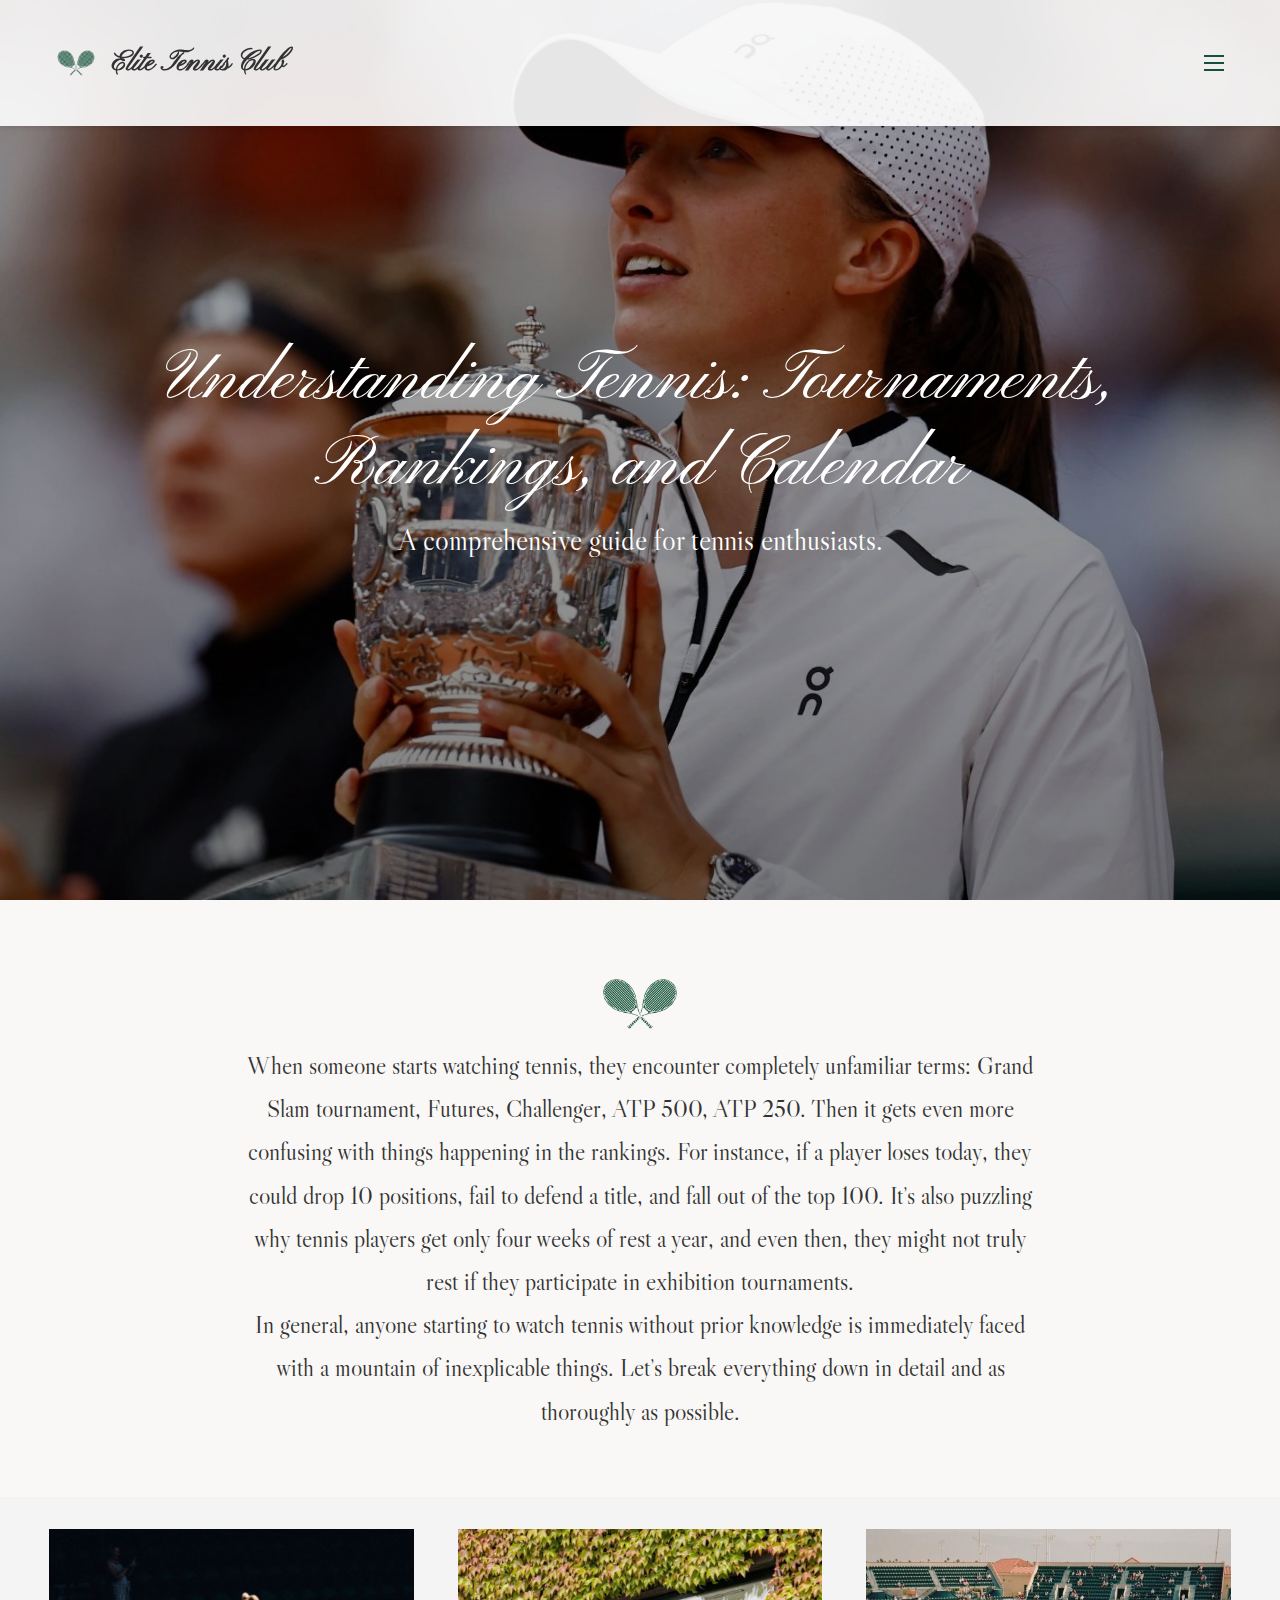
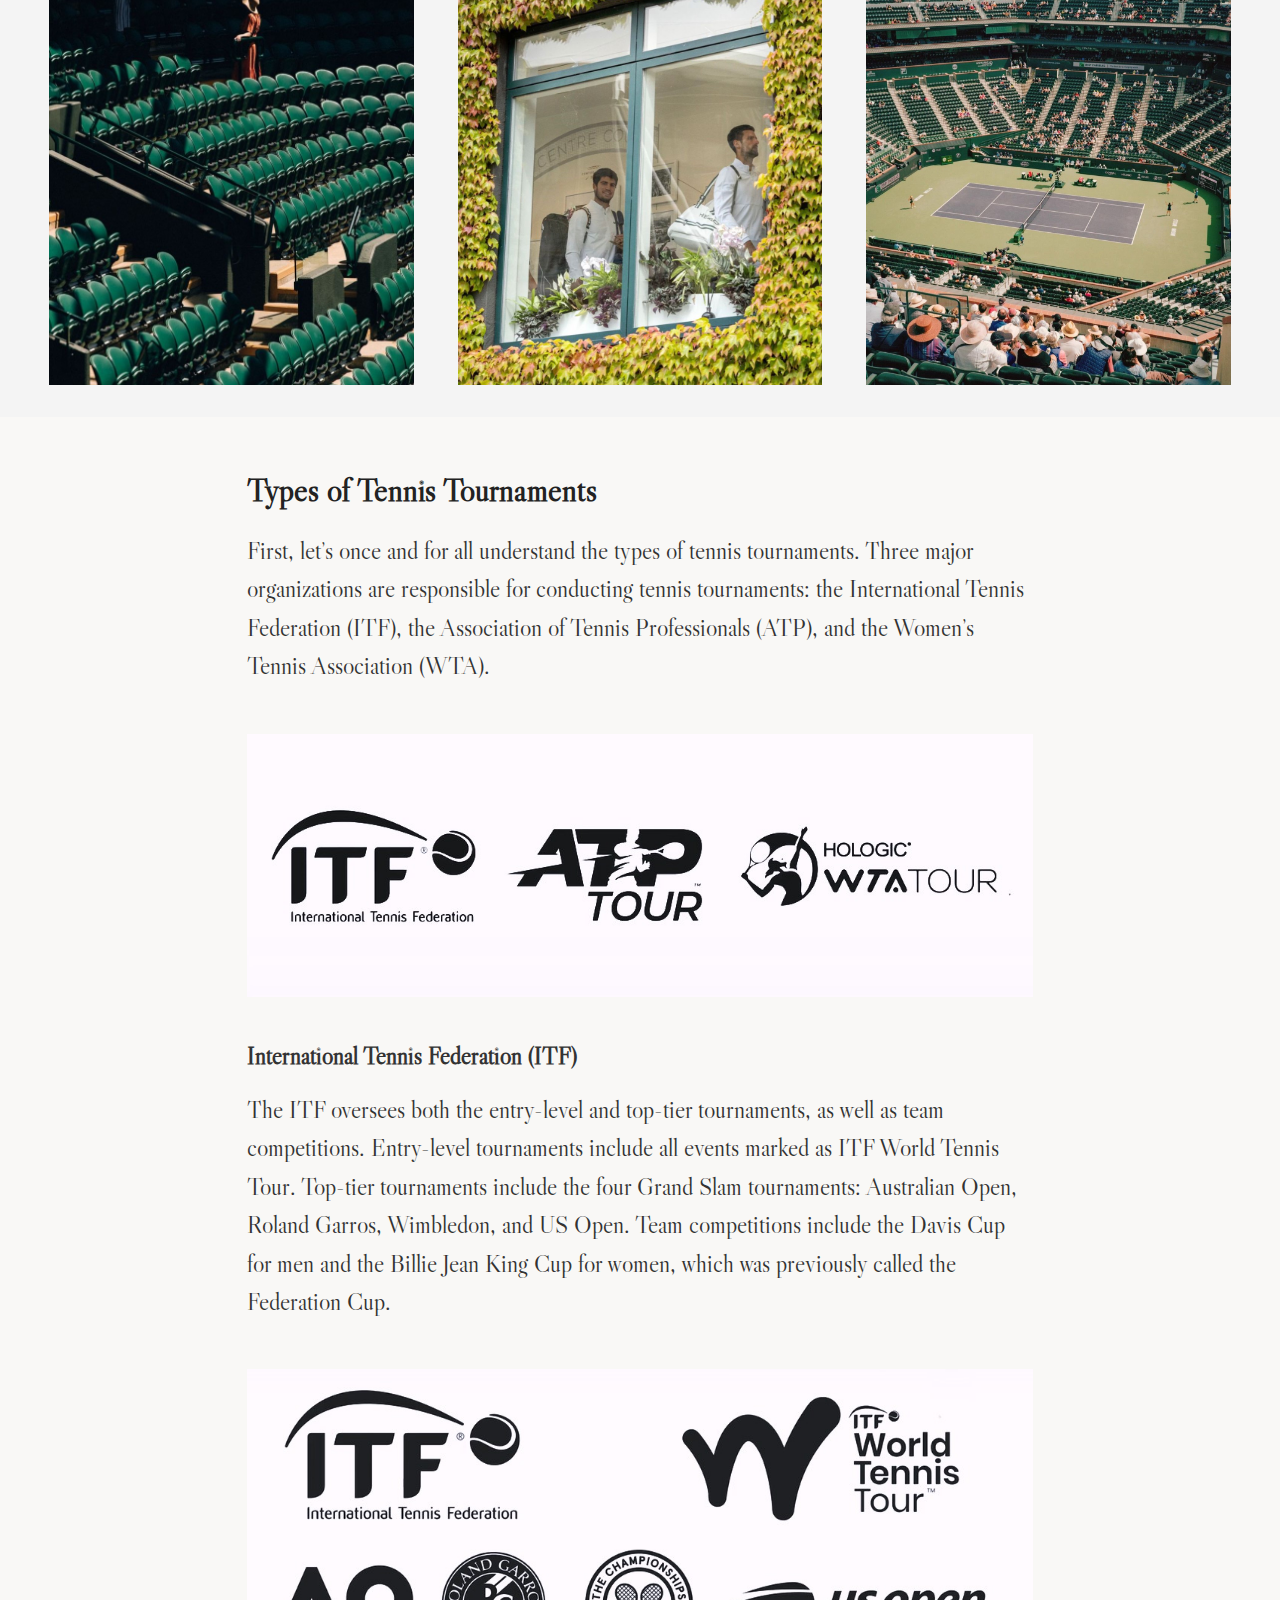
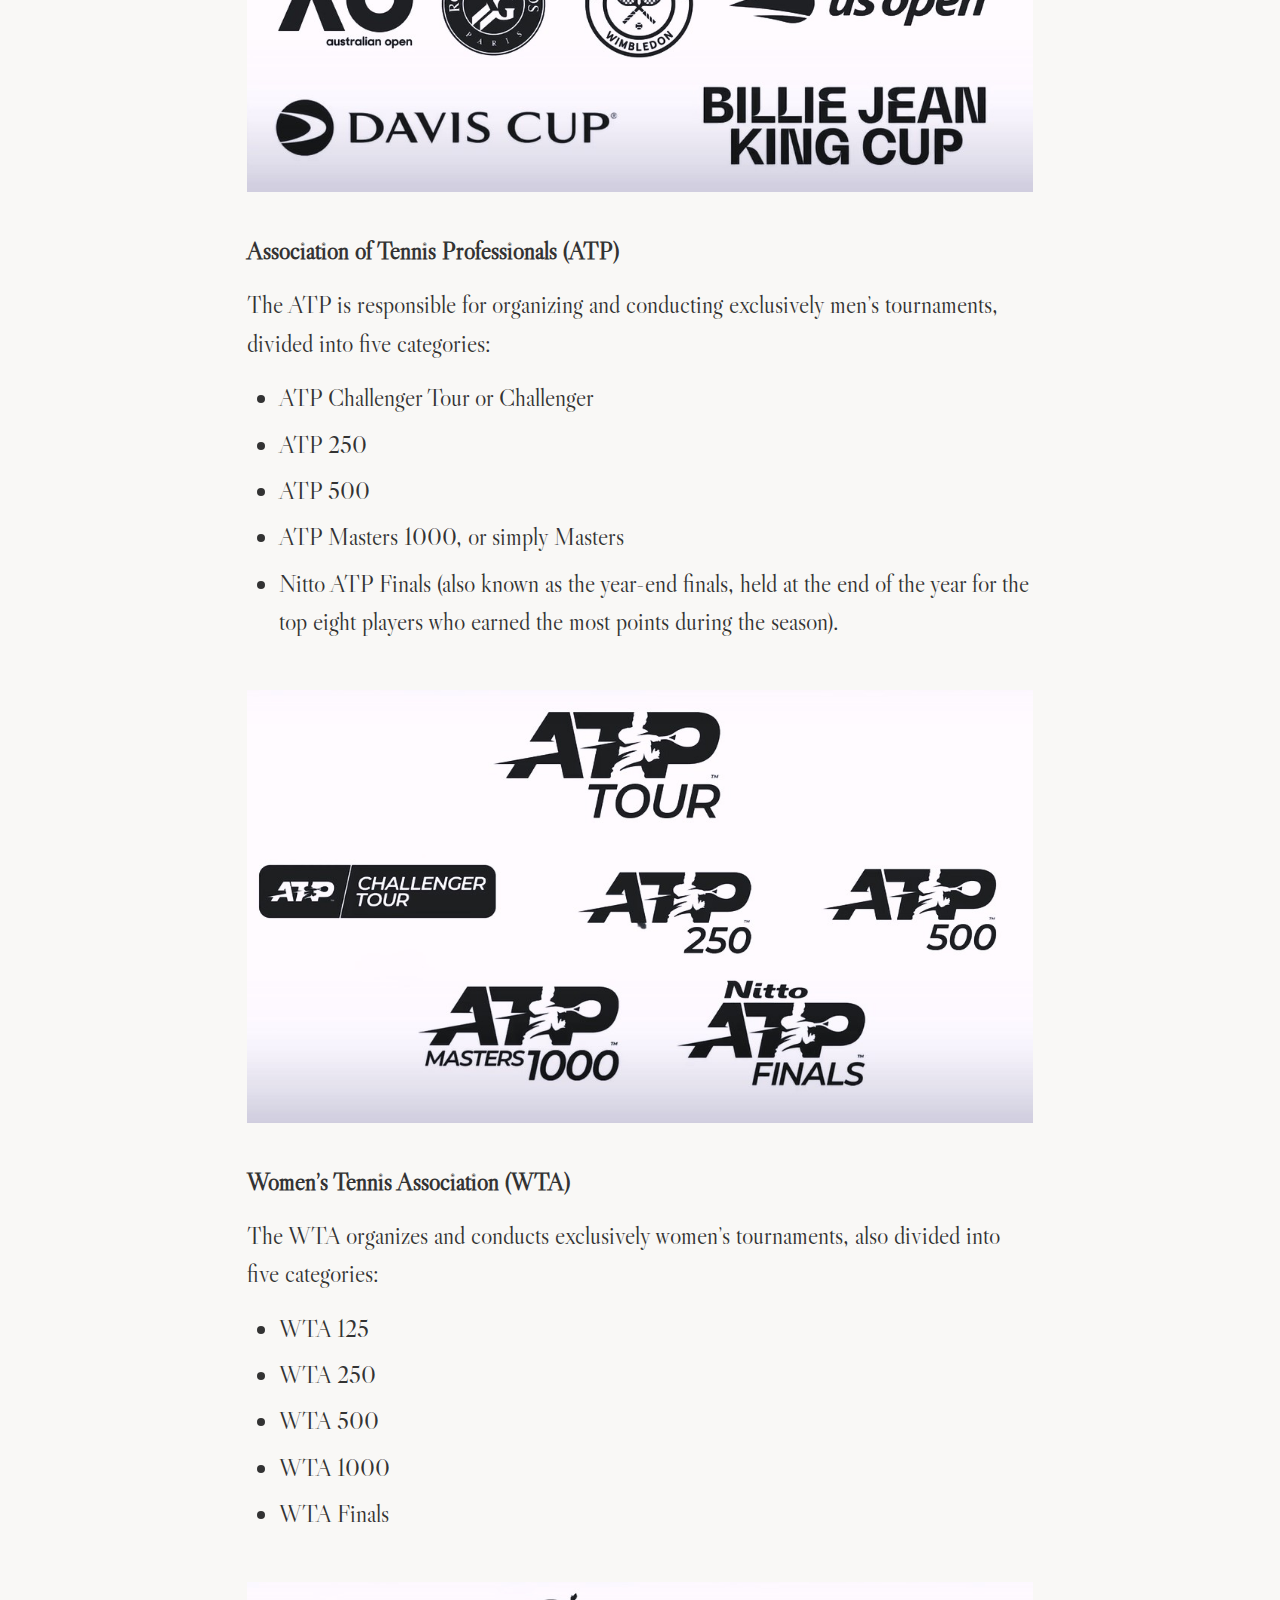
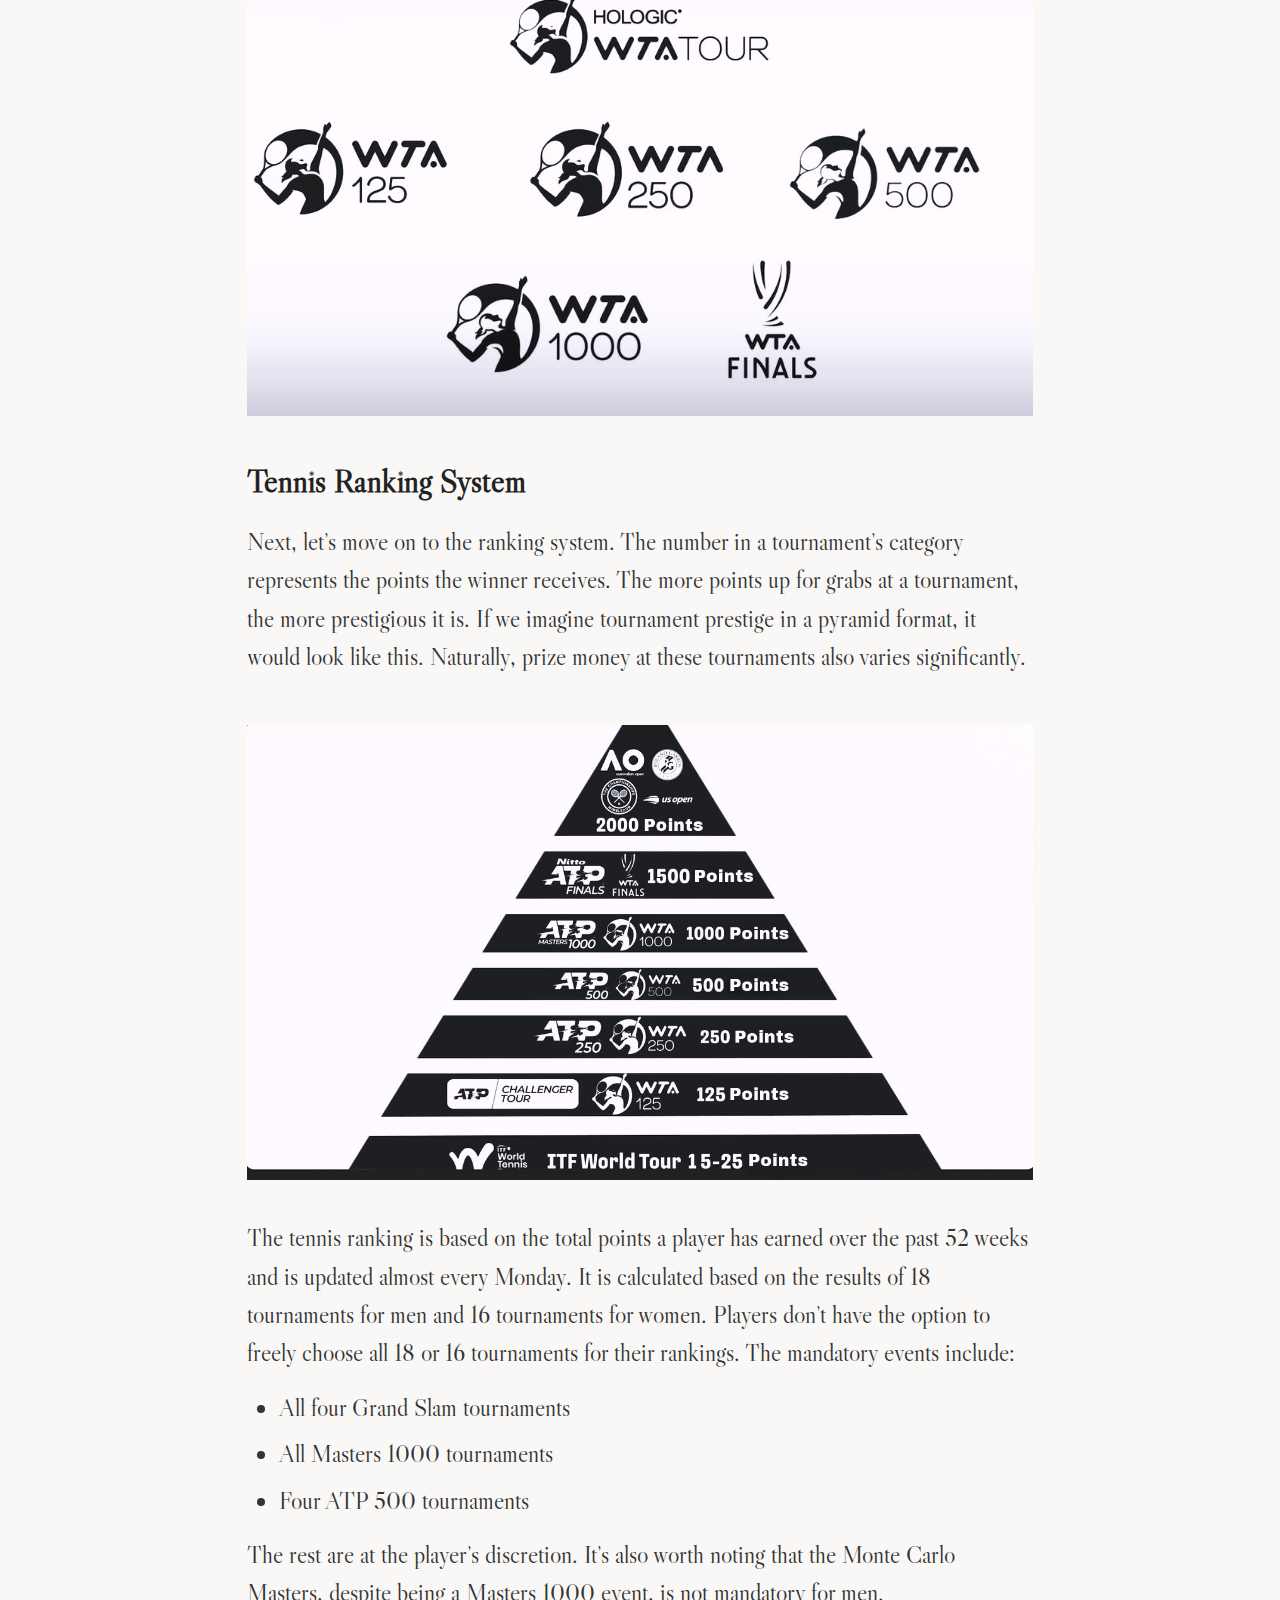
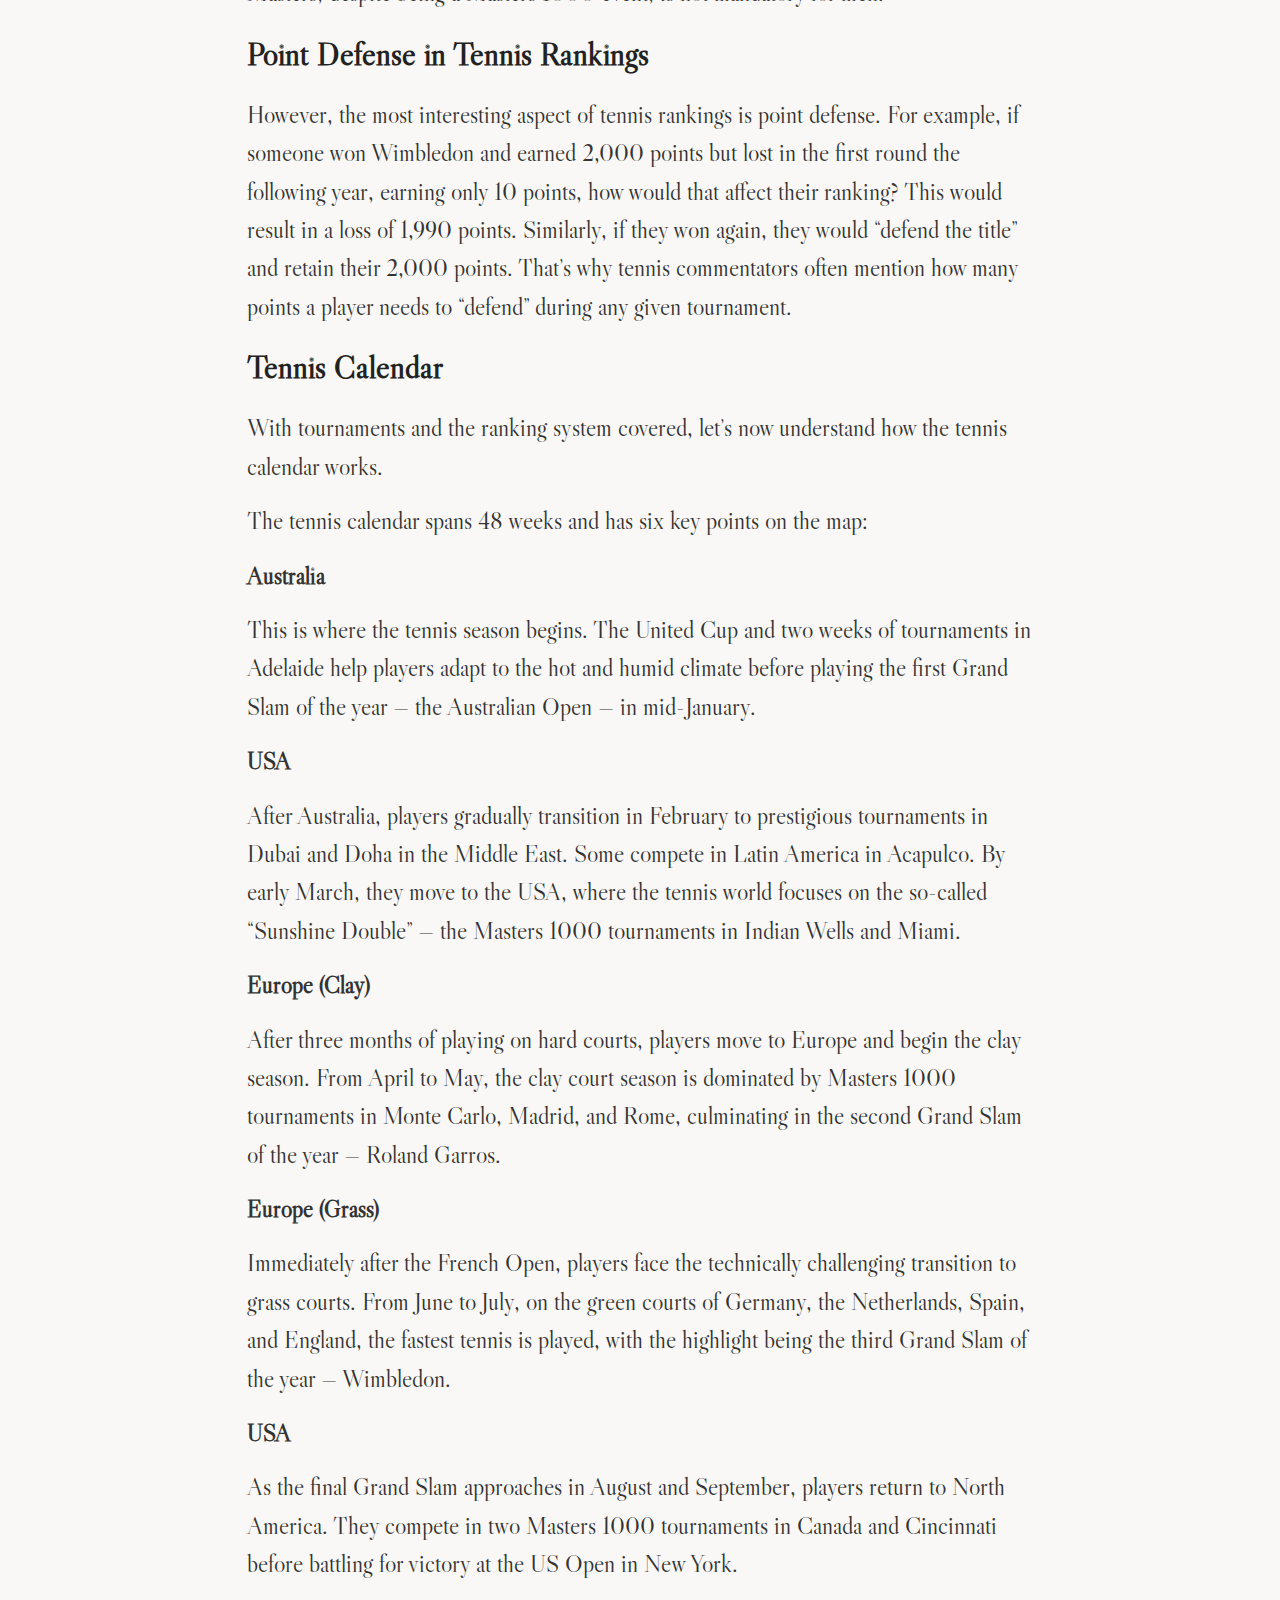
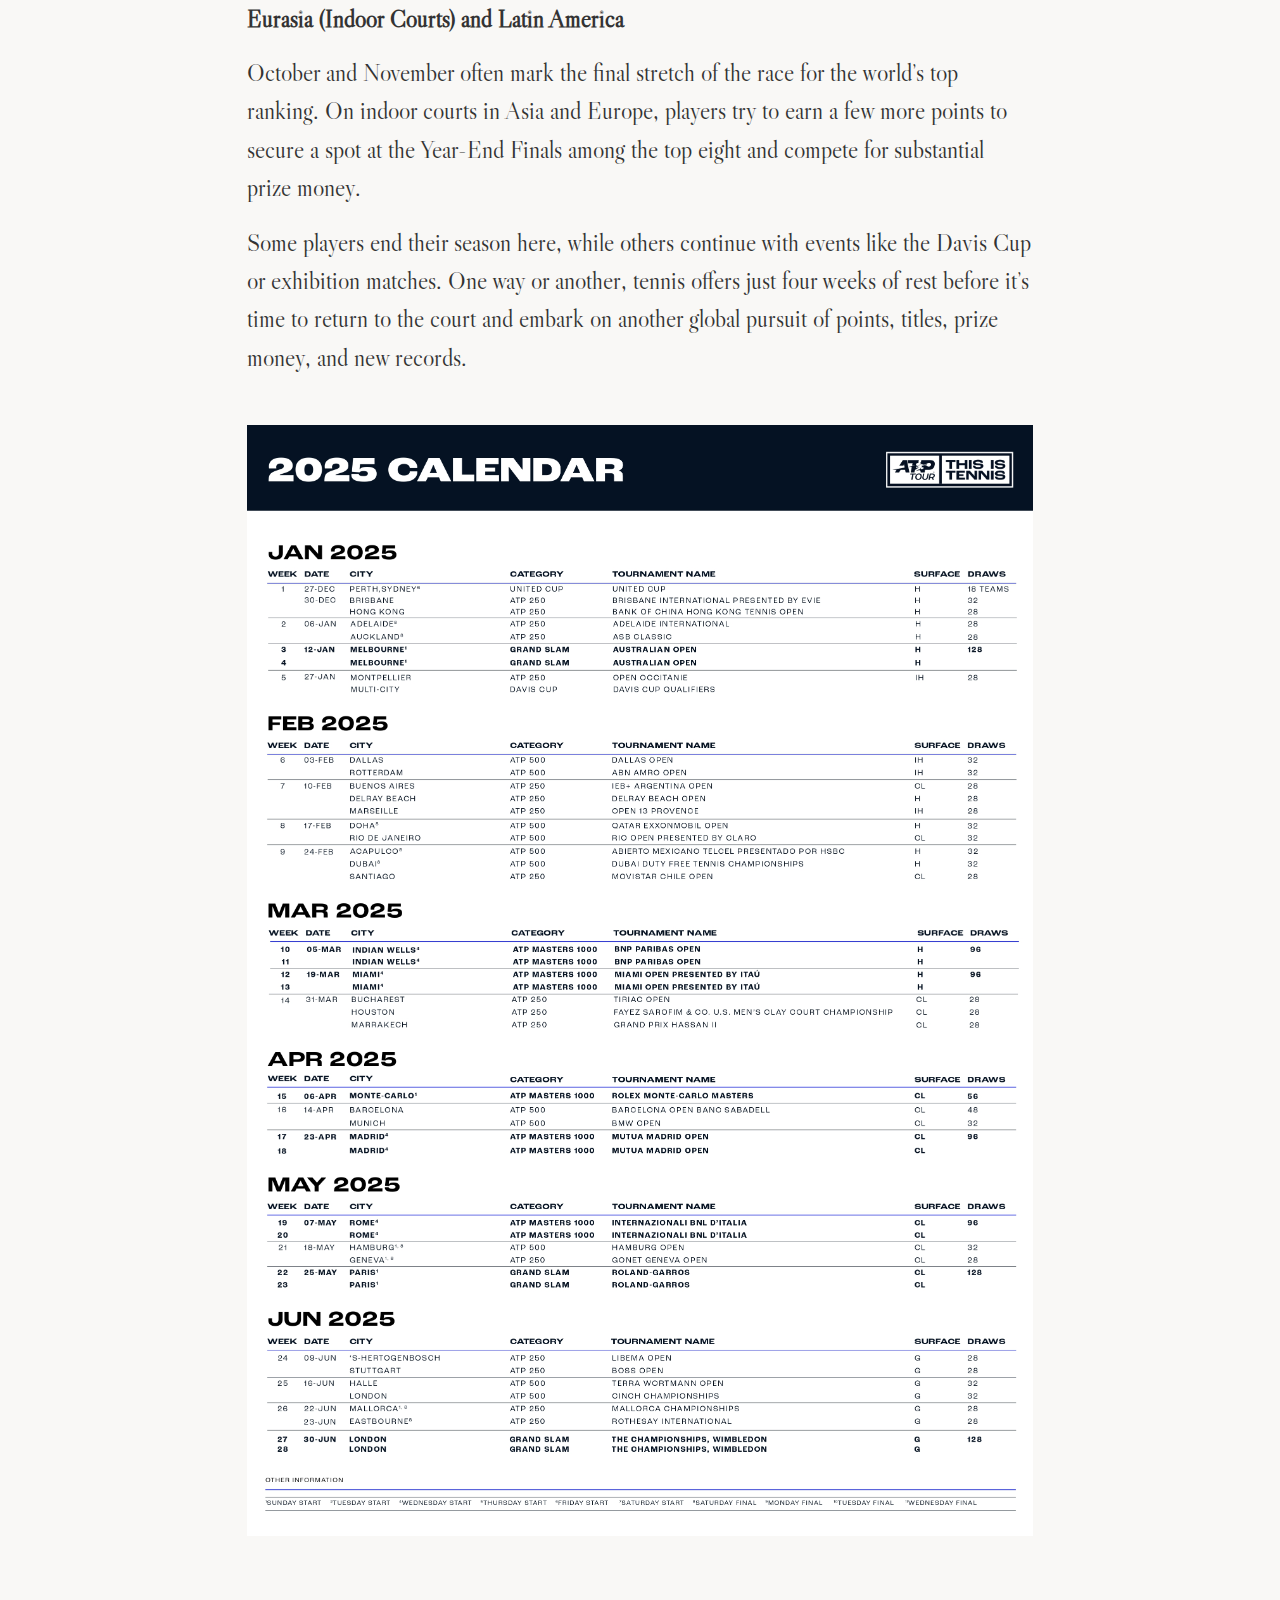
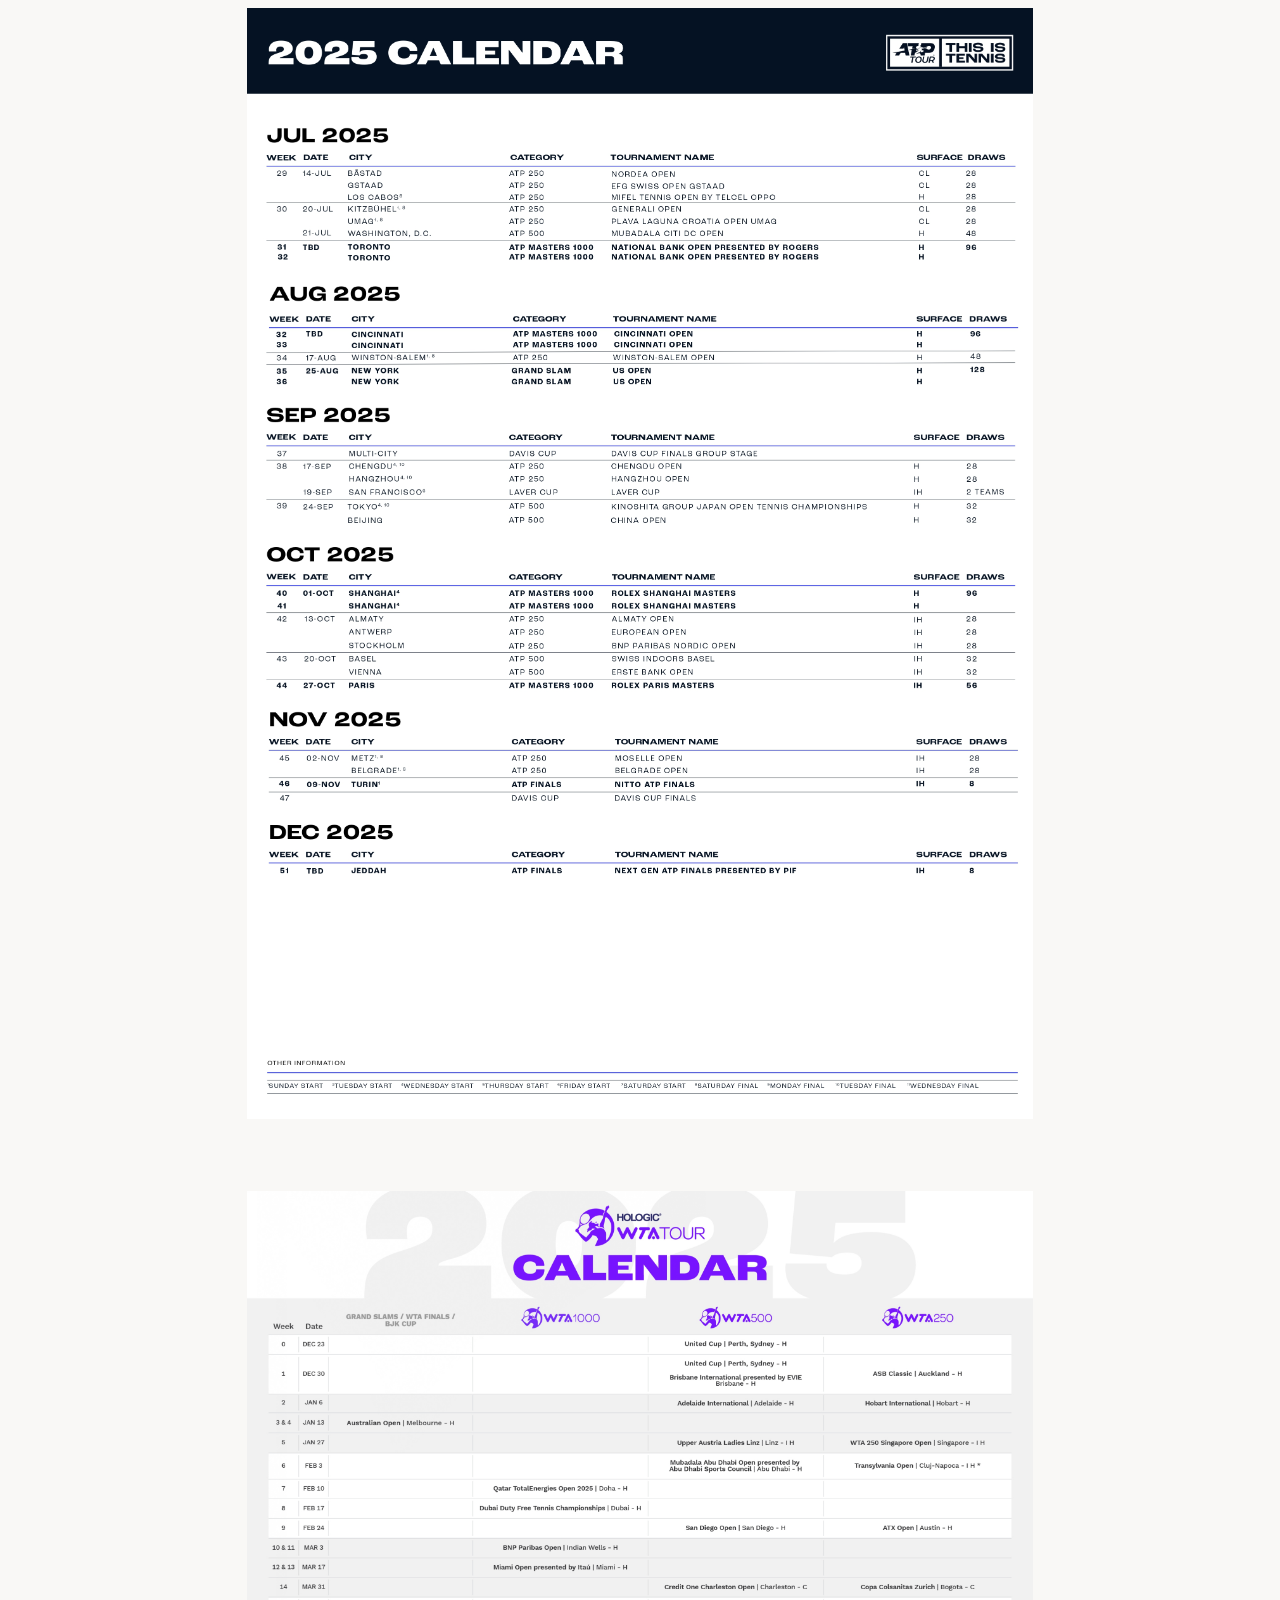
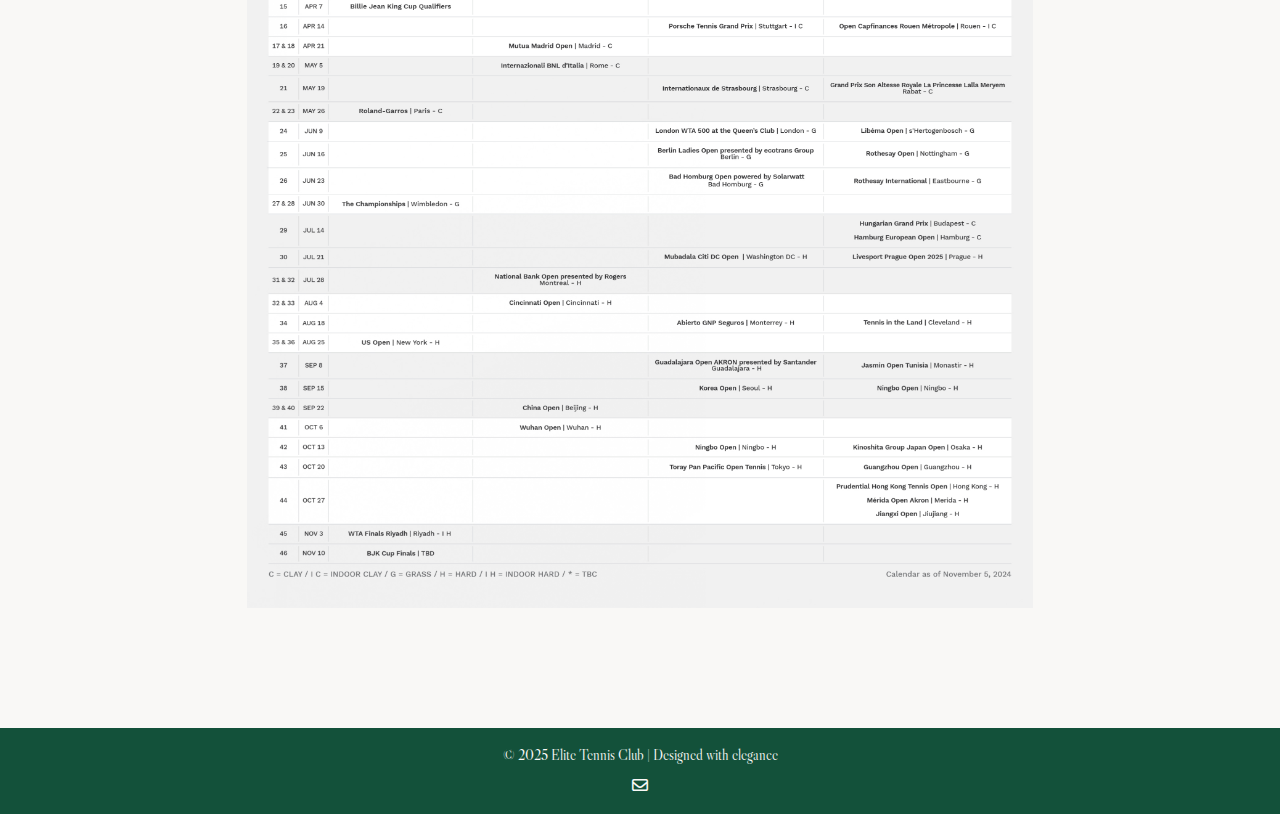
<file: tournaments.html>
<!DOCTYPE html>
<html lang="en">

<head>
    <meta charset="UTF-8">
    <meta name="viewport" content="width=device-width, initial-scale=1.0">
    <title>Elite Tennis Club</title>
    <link rel="icon" href="pics/favicon.ico" type="image/x-icon">
    <link rel="stylesheet" href="styles.css">
    <link href="https://fonts.googleapis.com/css2?family=Libre+Caslon+Display&family=Pinyon+Script&display=swap"
        rel="stylesheet">
    <link rel="stylesheet" href="https://cdnjs.cloudflare.com/ajax/libs/font-awesome/6.0.0-beta3/css/all.min.css">
    <script src="scripts.js"></script>
</head>

<body>

    <header id="main-header">
        <nav class="navigation">
            <a href="index.html" class="logo-link">
                <div class="logo">
                    <img src="pics/logo.png" alt="Logo" class="logo-img">
                    <h1>Elite Tennis Club</h1>
                </div>
            </a>
            <div id="mobile-menu" class="mobile-menu">
                <ul class="menu-content">
                    <li><a href="index.html" class="menu-link">Home</a></li>
                    <li><a href="tennis.html" class="menu-link">Tennis. What is it?</a></li>
                    <li><a href="history.html" class="menu-link">History of Tennis Fashion</a></li>
                    <li><a href="rules.html" class="menu-link">Rules</a></li>
                    <li><a href="surfaces.html" class="menu-link">Court Surfaces</a></li>
                    <li><a href="physiology.html" class="menu-link">Physiology of Tennis</a></li>
                    <li><a href="equipment.html" class="menu-link">Equipment</a></li>
                    <li><a href="tournaments.html" class="menu-link active">Tournaments. Ranking. Calendar</a></li>
                </ul>
            </div>
            <button id="menu-toggle" aria-label="Menu" class="hamburger">
                <span></span>
                <span></span>
                <span></span>
            </button>
        </nav>
    </header>

    <section class="hero-section tournaments-hero">
        <div class="hero-content">
            <h1 class="hero-title">Understanding Tennis: Tournaments, Rankings, and Calendar</h1>
            <p class="hero-subtitle">A comprehensive guide for tennis enthusiasts.</p>
        </div>
    </section>

    <section class="about-section">
        <div class="about-content">
            <img src="pics/logo.png" alt="Elite Tennis Club Logo" class="about-logo">
            <p class="about-text">When someone starts watching tennis, they encounter completely
                unfamiliar terms: Grand Slam tournament, Futures, Challenger,
                ATP 500, ATP 250. Then it gets even more confusing with things
                happening in the rankings. For instance, if a player loses today,
                they could drop 10 positions, fail to defend a title, and fall
                out of the top 100. It’s also puzzling why tennis players get only
                four weeks of rest a year, and even then, they might not truly
                rest if they participate in exhibition tournaments.</p>
            <p class="about-text">In general, anyone starting to watch tennis without prior knowledge
                is immediately faced with a mountain of inexplicable things.
                Let’s break everything down in detail and as thoroughly
                as possible.</p>
        </div>
    </section>

    <section class="photo-row-section">
        <div class="photo-row">
            <img src="pics/tournament3.jpg" alt="Wimbledon Logo">
            <img src="pics/tournament2.jpg" alt="Wimbledon Logo">
            <img src="pics/tournament1.jpg" alt="Wimbledon Logo">
        </div>
    </section>

    <section class="content-section">
        <div class="content-container">
            <h2>Types of Tennis Tournaments</h2>
            <p>First, let’s once and for all understand the types of tennis tournaments.
                Three major organizations are responsible for conducting tennis
                tournaments: the International Tennis Federation (ITF), the
                Association of Tennis Professionals (ATP), and the Women’s Tennis Association (WTA).</p>
            <img src="pics/ItfAtpWta.jpg" alt="ITF-ATP-WTA" class="content-image">

            <h3>International Tennis Federation (ITF)</h3>
            <p>The ITF oversees both the entry-level and top-tier tournaments,
                as well as team competitions. Entry-level tournaments include
                all events marked as ITF World Tennis Tour. Top-tier tournaments
                include the four Grand Slam tournaments: Australian Open, Roland
                Garros, Wimbledon, and US Open. Team competitions include the
                Davis Cup for men and the Billie Jean King Cup for women, which
                was previously called the Federation Cup.</p>
            <img src="pics/ITF.jpg" alt="ITF" class="content-image">

            <h3>Association of Tennis Professionals (ATP)</h3>
            <p>The ATP is responsible for organizing and conducting exclusively men’s
                tournaments, divided into five categories:</p>
            <ul>
                <li>ATP Challenger Tour or Challenger</li>
                <li>ATP 250</li>
                <li>ATP 500</li>
                <li>ATP Masters 1000, or simply Masters</li>
                <li>Nitto ATP Finals (also known as the year-end finals, held
                    at the end of the year for the top eight players who earned
                    the most points during the season).</li>
            </ul>
            <img src="pics/ATP.jpg" alt="ATP" class="content-image">

            <h3>Women’s Tennis Association (WTA)</h3>
            <p>The WTA organizes and conducts exclusively women’s tournaments,
                also divided into five categories:</p>
            <ul>
                <li>WTA 125</li>
                <li>WTA 250</li>
                <li>WTA 500</li>
                <li>WTA 1000</li>
                <li>WTA Finals</li>
            </ul>
            <img src="pics/WTA.jpg" alt="WTA" class="content-image">

            <h2>Tennis Ranking System</h2>
            <p>Next, let’s move on to the ranking system. The number in a tournament’s
                category represents the points the winner receives. The more points
                up for grabs at a tournament, the more prestigious it is. If we
                imagine tournament prestige in a pyramid format, it would look like
                this. Naturally, prize money at these tournaments also varies significantly.</p>
            <img src="pics/tennis-ranking-system.jpg" alt="Tennis Ranking System" class="content-image">
            <p>The tennis ranking is based on the total points a player has earned over
                the past 52 weeks and is updated almost every Monday. It is calculated
                based on the results of 18 tournaments for men and 16 tournaments for
                women. Players don’t have the option to freely choose all 18 or 16 tournaments
                for their rankings. The mandatory events include:</p>
            <ul>
                <li>All four Grand Slam tournaments</li>
                <li>All Masters 1000 tournaments</li>
                <li>Four ATP 500 tournaments</li>
            </ul>
            <p>The rest are at the player’s discretion. It’s also worth noting
                that the Monte Carlo Masters, despite being a Masters 1000 event,
                is not mandatory for men.</p>

            <h2>Point Defense in Tennis Rankings</h2>
            <p>However, the most interesting aspect of tennis rankings is point defense.
                For example, if someone won Wimbledon and earned 2,000 points but lost
                in the first round the following year, earning only 10 points, how would
                that affect their ranking? This would result in a loss of 1,990 points.
                Similarly, if they won again, they would “defend the title” and retain
                their 2,000 points. That’s why tennis commentators often mention how many
                points a player needs to “defend” during any given tournament.</p>

            <h2>Tennis Calendar</h2>
            <p>With tournaments and the ranking system covered, let’s now
                understand how the tennis calendar works.</p>
            <p>The tennis calendar spans 48 weeks and has six key points on the map:</p>



            <h3>Australia</h3>
            <p>This is where the tennis season begins. The United Cup and two weeks
                of tournaments in Adelaide help players adapt to the hot and humid
                climate before playing the first Grand Slam of the year — the Australian
                Open — in mid-January.</p>

            <h3>USA</h3>
            <p>After Australia, players gradually transition in February to prestigious
                tournaments in Dubai and Doha in the Middle East. Some compete in
                Latin America in Acapulco. By early March, they move to the USA,
                where the tennis world focuses on the so-called “Sunshine Double” —
                the Masters 1000 tournaments in Indian Wells and Miami.</p>

            <h3>Europe (Clay)</h3>
            <p>After three months of playing on hard courts, players move to Europe
                and begin the clay season. From April to May, the clay court season
                is dominated by Masters 1000 tournaments in Monte Carlo, Madrid,
                and Rome, culminating in the second Grand Slam of the year — Roland Garros.</p>

            <h3>Europe (Grass)</h3>
            <p>Immediately after the French Open, players face the technically
                challenging transition to grass courts. From June to July, on the
                green courts of Germany, the Netherlands, Spain, and England, the
                fastest tennis is played, with the highlight being the third
                Grand Slam of the year — Wimbledon.</p>

            <h3>USA</h3>
            <p>As the final Grand Slam approaches in August and September, players
                return to North America. They compete in two Masters 1000 tournaments
                in Canada and Cincinnati before battling for victory at the US Open in New York.</p>

            <h3>Eurasia (Indoor Courts) and Latin America</h3>
            <p>October and November often mark the final stretch of the race for the
                world’s top ranking. On indoor courts in Asia and Europe, players try
                to earn a few more points to secure a spot at the Year-End Finals among
                the top eight and compete for substantial prize money.</p>

            <p>Some players end their season here, while others continue with events
                like the Davis Cup or exhibition matches. One way or another, tennis
                offers just four weeks of rest before it’s time to return to the court
                and embark on another global pursuit of points, titles, prize money,
                and new records.</p>
            <img src="pics/2025calendar1.jpg" alt="Elite Tennis Club Logo" class="content-image">
            <img src="pics/2025calendar2.jpg" alt="Elite Tennis Club Logo" class="content-image">
            <img src="pics/2025calendarWTA.jpg" alt="Elite Tennis Club Logo" class="content-image">
        </div>
    </section>

    <footer>
        <p>© 2025 Elite Tennis Club | Designed with elegance</p>
        <div class="footer-icons">
            <a href="mailto:vboika2@stu.vistula.edu.pl" aria-label="Send an email to Elite Tennis Club">
                <i class="fa-regular fa-envelope"></i></a>
        </div>
    </footer>

</body>

</html>
</file>
<file: styles.css>
/* Reset ogólny */
* {
    margin: 0;
    padding: 0;
    box-sizing: border-box;
}

body {
    font-family: 'Libre Caslon Display', serif;
    line-height: 1.6;
    color: #333;
    background-color: #f9f8f6;
}

a {
    text-decoration: none;
}

/* Styl nagłówka */
header {
    position: fixed;
    width: 100%;
    background-color: rgba(255, 255, 255, 0.9);
    box-shadow: 0 2px 4px rgba(0, 0, 0, 0.1);
    z-index: 1000;
    transition: all 0.3s ease;
    padding: 1.5rem 1.5rem;
}

header.shrink {
    padding: 0.5rem 2rem;
    box-shadow: 0 4px 8px rgba(0, 0, 0, 0.2);
}

.navigation {
    display: flex;
    justify-content: space-between;
    align-items: center;
    padding: 1rem 2rem;
}

.logo {
    display: flex;
    align-items: center;
    gap: 1rem;
}

.logo h1 {
    font-family: 'Pinyon Script', serif;
    font-size: 1.8rem;
}

.logo-img {
    width: 40px;
    height: auto;
}

.logo-link {
    color: inherit;
}

/* Style hamburgera */
.hamburger {
    display: flex;
    flex-direction: column;
    gap: 5px;
    background: none;
    border: none;
    cursor: pointer;
    z-index: 1500;
}

.hamburger span {
    width: 20px;
    height: 2px;
    background-color: #13513a;
    transition: all 0.3s ease-in-out;
}

.hamburger.open span:nth-child(1) {
    transform: rotate(45deg) translate(5px, 5px);
}

.hamburger.open span:nth-child(2) {
    opacity: 0;
}

.hamburger.open span:nth-child(3) {
    transform: rotate(-45deg) translate(5px, -5px);
}

/* Style menu mobilnego */
.mobile-menu {
    position: fixed;
    top: 0;
    right: -100%;
    width: 300px;
    height: 100%;
    background-color: #d6e2e0;
    color: #13513a;
    display: flex;
    justify-content: center;
    align-items: center;
    transition: right 0.5s ease;
}

.mobile-menu.active {
    right: 0;
}

.menu-content {
    list-style: none;
    text-align: center;
}

.menu-content li {
    margin: 20px 0;
}

.menu-link {
    color: #13513a;
    font-size: 1.2rem;
    font-weight: bold;
}

.menu-link.active {
    border-bottom: 2px solid #13513a;
}

/* Style bazowe dla wszystkich sekcji hero */
.hero-section {
    height: 100vh;
    display: flex;
    align-items: center;
    justify-content: center;
    text-align: center;
    color: white;
    background-size: cover;
    background-position: center;
    padding: 0 2rem;
}

.hero-title {
    font-size: 4.5rem;
    font-family: 'Pinyon Script', cursive;
    margin-bottom: 0.5rem;
    line-height: 1.2;
    font-weight: lighter;
}

.hero-subtitle {
    font-size: 1.8rem;
    line-height: 1.5;
    margin-top: 0;
}

.hero-title,
.hero-subtitle {
    max-width: 1000px;
}

/* Styl strony głównej */
.home-hero {
    background: linear-gradient(rgba(0, 0, 0, 0.3), rgba(0, 0, 0, 0.5)),
        url('pics/hero-background.jpg') no-repeat center center/cover;
}

/* Styl dla strony Tennis */
.tennis-hero {
    background: linear-gradient(rgba(0, 0, 0, 0.3), rgba(0, 0, 0, 0.5)),
        url('pics/tennis-background1.jpg') no-repeat center center/cover;
}

/* Styl dla strony History */
.history-hero {
    background: linear-gradient(rgba(0, 0, 0, 0.3), rgba(0, 0, 0, 0.5)),
        url('pics/history-background1.jpg') no-repeat center center/cover;
}

/* Styl dla strony Rules */
.rules-hero {
    background: linear-gradient(rgba(0, 0, 0, 0.3), rgba(0, 0, 0, 0.5)),
        url('pics/rules-background.jpg') no-repeat center center/cover;
}

/* Styl dla strony Surfaces */
.court-surfaces-hero {
    background: linear-gradient(rgba(0, 0, 0, 0.3), rgba(0, 0, 0, 0.5)),
        url('pics/court-surfaces-background.jpg') no-repeat center center/cover;
}

/* Styl dla strony Physiology */
.physiology-hero {
    background: linear-gradient(rgba(0, 0, 0, 0.3), rgba(0, 0, 0, 0.5)),
        url('pics/physiology-background.jpg') no-repeat center center/cover;
}

/* Styl dla strony Equipment */
.equipment-hero {
    background: linear-gradient(rgba(0, 0, 0, 0.3), rgba(0, 0, 0, 0.5)),
        url('pics/equipment-background.jpg') no-repeat center center/cover;
}

/* Styl dla strony Tournaments */
.tournaments-hero {
    background: linear-gradient(rgba(0, 0, 0, 0.3), rgba(0, 0, 0, 0.5)),
        url('pics/tournaments-background.jpg') no-repeat center center/cover;
}

/* Styl sekcji informacyjnej */
.about-section {
    text-align: center;
    padding: 4rem;
    background-color: #f9f8f6;
}

.about-logo {
    width: 80px;
    height: auto;
    margin-bottom: 1rem;
    display: block;
    margin: 0 auto;
}

.about-text {
    font-size: 1.5rem;
    line-height: 1.8;
    color: #333;
    max-width: 800px;
    margin: 0 auto;
    font-weight: 550;
}

/* Style rzędów zdjęć */
.photo-row-section {
    padding: 2rem;
    background-color: #f4f4f4;
    text-align: center;
}

.photo-row {
    display: flex;
    justify-content: space-around;
    gap: 10px;
}

.photo-row img {
    width: 30%;
    height: auto;
}

/* Styl sekcji z treścią */
.content-section {
    padding: 3rem 2rem;
    background-color: #f9f8f6;
    text-align: left;
}

.content-container {
    max-width: 850px;
    margin: 0 auto;
    padding: 0 2rem;
}

.content-section h2 {
    font-size: 2rem;
    margin-bottom: 1rem;
    color: #222;
}

.content-section p,
.content-section h3 {
    font-size: 1.5rem;
    line-height: 1.6;
    color: #333;
    margin-bottom: 1rem;
}

.content-section ul {
    margin-bottom: 1rem;
    padding-left: 2rem;
}

.content-section li {
    font-size: 1.5rem;
    line-height: 1.6;
    color: #333;
    margin-bottom: 0.5rem;
}

.content-image {
    width: 100%;
    height: auto;
    margin: 2rem 0;
}

/* Styl sekcji tenisowej */
.tennis-section {
    background-color: #f9f8f6;
    padding: 0 2rem;
}

.tennis-container {
    display: flex;
    justify-content: center;
}

.tennis-content {
    display: flex;
    align-items: center;
    text-align: left;
    max-width: 1200px;
    gap: 2rem;
    position: relative;
    background-color: #fff;
    box-shadow: 0 2px 4px rgba(0, 0, 0, 0.1);
    overflow: hidden;
    transition: transform 0.3s ease;
}

.tennis-image {
    width: 40%;
    height: auto;
    display: block;
    transition: opacity 0.3s ease;
}

.tennis-text {
    width: 60%;
    padding: 1rem;
    box-sizing: border-box;
}

.tennis-text h3 {
    color: #222;
    margin-bottom: 1rem;
}

.tennis-text p {
    font-size: 1.3rem;
    line-height: 1.6;
    color: #333;
    margin-bottom: 1rem;
}

.tennis-content:hover {
    transform: scale(1.05);
}

.tennis-content:hover .tennis-image {
    opacity: 0.7;
}

/* Styl interaktywnej galerii */
.gallery-section {
    padding: 2rem 0;
    background-color: #f9f8f6;
    text-align: center;
}

.gallery-container {
    display: flex;
    flex-wrap: wrap;
    gap: 2rem;
    justify-content: center;
    max-width: 1264px;
    margin: 0 auto;
    padding: 0 2rem;
}

.gallery-item {
    flex: 1 1 calc(33.333% - 2rem);
    position: relative;
    background-color: #fff;
    box-shadow: 0 2px 4px rgba(0, 0, 0, 0.1);
    text-align: center;
    overflow: hidden;
    transition: transform 0.3s ease;
}

.gallery-item img {
    width: 100%;
    height: auto;
    display: block;
    transition: opacity 0.3s ease;
}

.gallery-item .gallery-text {
    position: absolute;
    bottom: 0;
    left: 0;
    width: 100%;
    background: rgba(0, 0, 0, 0.6);
    color: #fff;
    padding: 1rem;
    box-sizing: border-box;
    transition: opacity 0.3s ease;
    opacity: 0;
}

.gallery-item p {
    margin: 0;
    font-size: 1.5rem;
    color: #fff;
}

.gallery-item:hover .gallery-text {
    opacity: 1;
}

.gallery-item:hover img {
    opacity: 0.7;
}

.gallery-item:hover {
    transform: scale(1.05);
}

/* Styl stopki */
footer {
    text-align: center;
    padding: 1rem;
    background-color: #13513a;
    color: #f9f8f6;
    font-size: 0.9rem;
    margin-top: 2rem;
}

.footer-icons {
    margin-top: 0.5rem;
}

.footer-icons i {
    color: #f9f8f6;
    margin: 0 0.5rem;
    font-size: 1rem;
}

/* Responsywny design */
@media (max-width: 768px) {

    .hero-title {
        font-size: 3rem;
        padding: 0 1.5rem;
    }

    .hero-subtitle {
        font-size: 1.4rem;
        padding: 0 1.5rem;
    }

    .logo-link .logo h1 {
        font-size: 1.4rem;
    }

    .logo-link .logo-img {
        width: 30px;
    }

    .hamburger {
        display: flex;
    }

    .tennis-text {
        padding: 1rem 2rem;
    }

    .about-text,
    .gallery-text p {
        font-size: 1.3rem;
    }

    .content-section h2 {
        font-size: 1.5rem;
    }

    .content-section p,
    .content-section h3,
    .content-section li,
    .tennis-text p {
        font-size: 1.2rem;
    }

    .tennis-content {
        flex-direction: column;
        align-items: center;
        gap: 2rem;
    }

    .tennis-image,
    .tennis-text {
        width: 100%;
    }

    .gallery-item {
        flex: 1 1 calc(50% - 2rem);
    }

    .animate {
        transform: scale(1.05);
        opacity: 0.7;
        transition: transform 0.3s ease, opacity 0.3s ease;
    }

    .animate .gallery-text {
        opacity: 1;
    }

    .photo-row {
        flex-direction: column;
        align-items: center;
    }

    .photo-row img {
        width: 70%;
    }

    .about-logo {
        width: 50px;
    }
}

@media (max-width: 480px) {
    .hero-title {
        font-size: 2rem;
    }

    .hero-subtitle,
    .logo-link .logo h1,
    .about-text,
    .gallery-text p {
        font-size: 1.2rem;
    }

    .logo-link .logo-img {
        width: 23px;
    }

    .about-logo {
        width: 40px;
    }

    .content-section h2 {
        font-size: 1.4rem;
    }

    .content-section p,
    .content-section h3,
    .content-section li,
    .tennis-text p {
        font-size: 1.1rem;
    }
}
</file>
